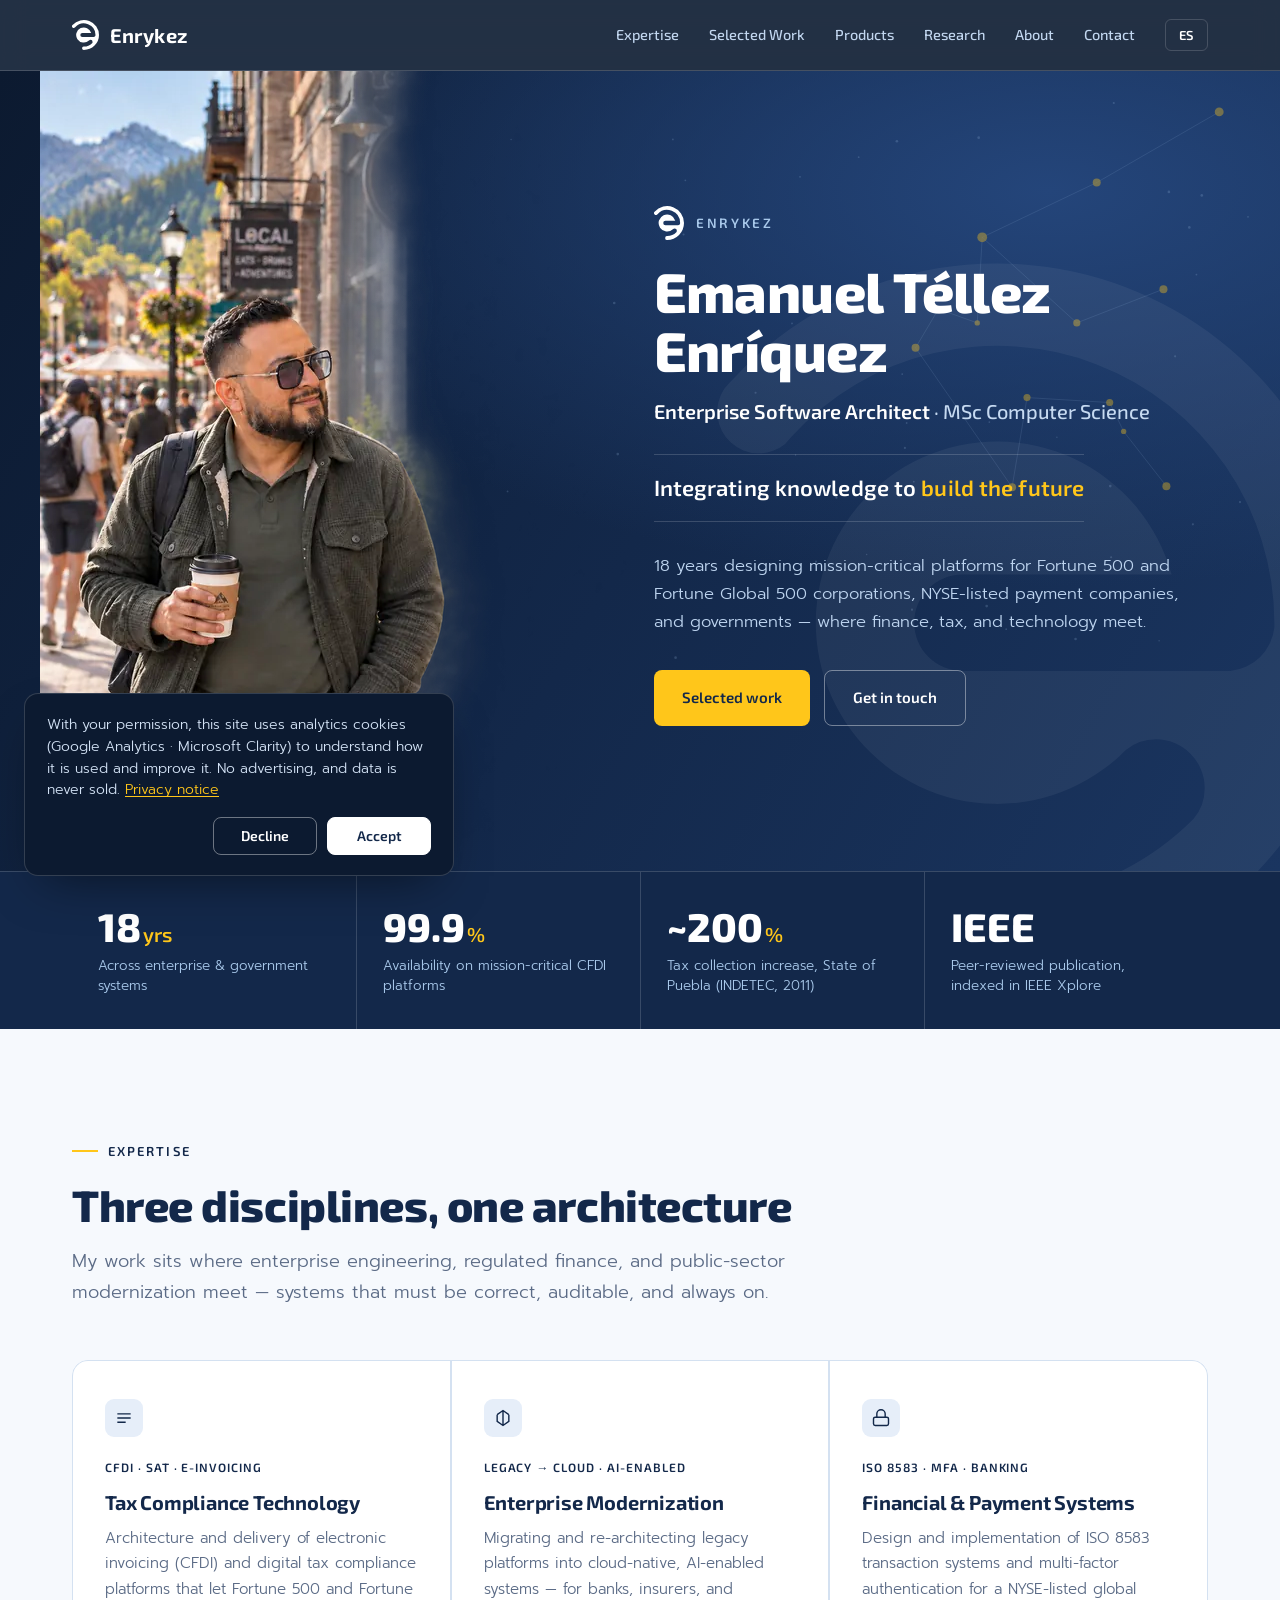
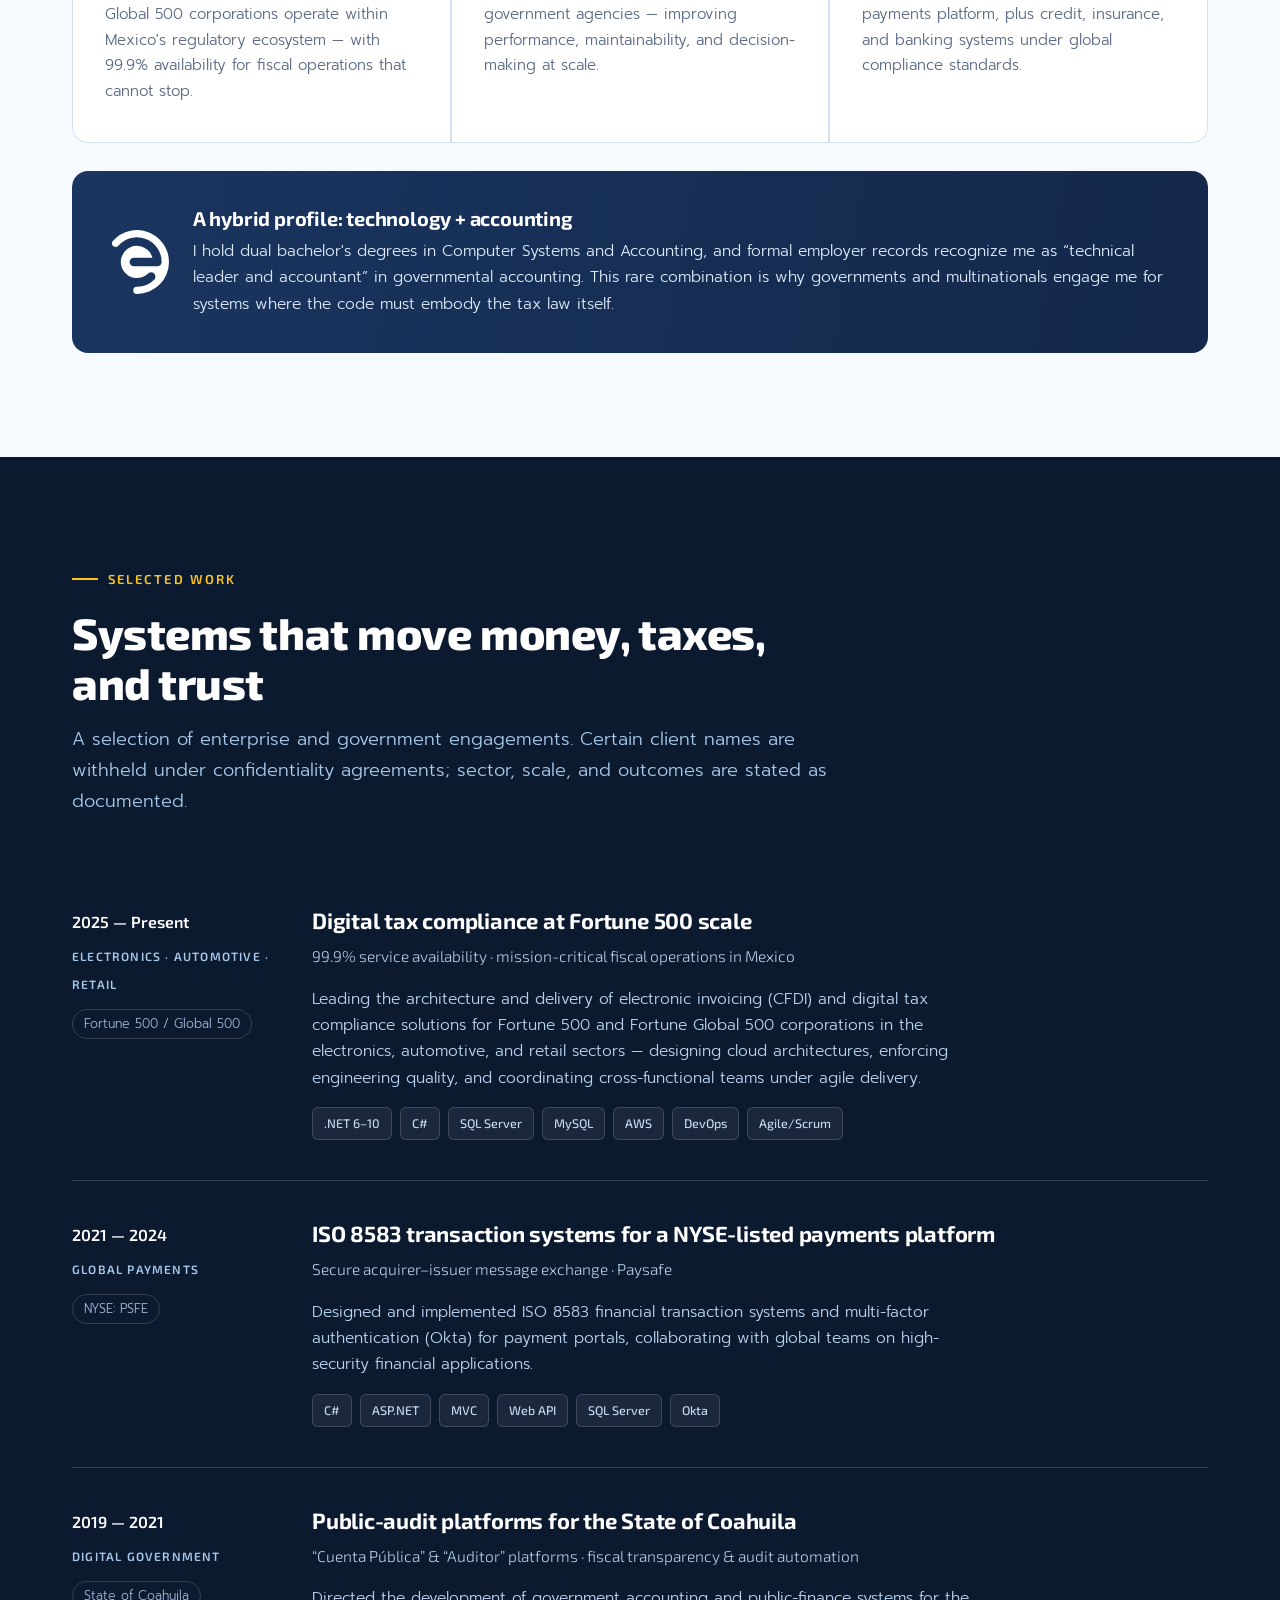
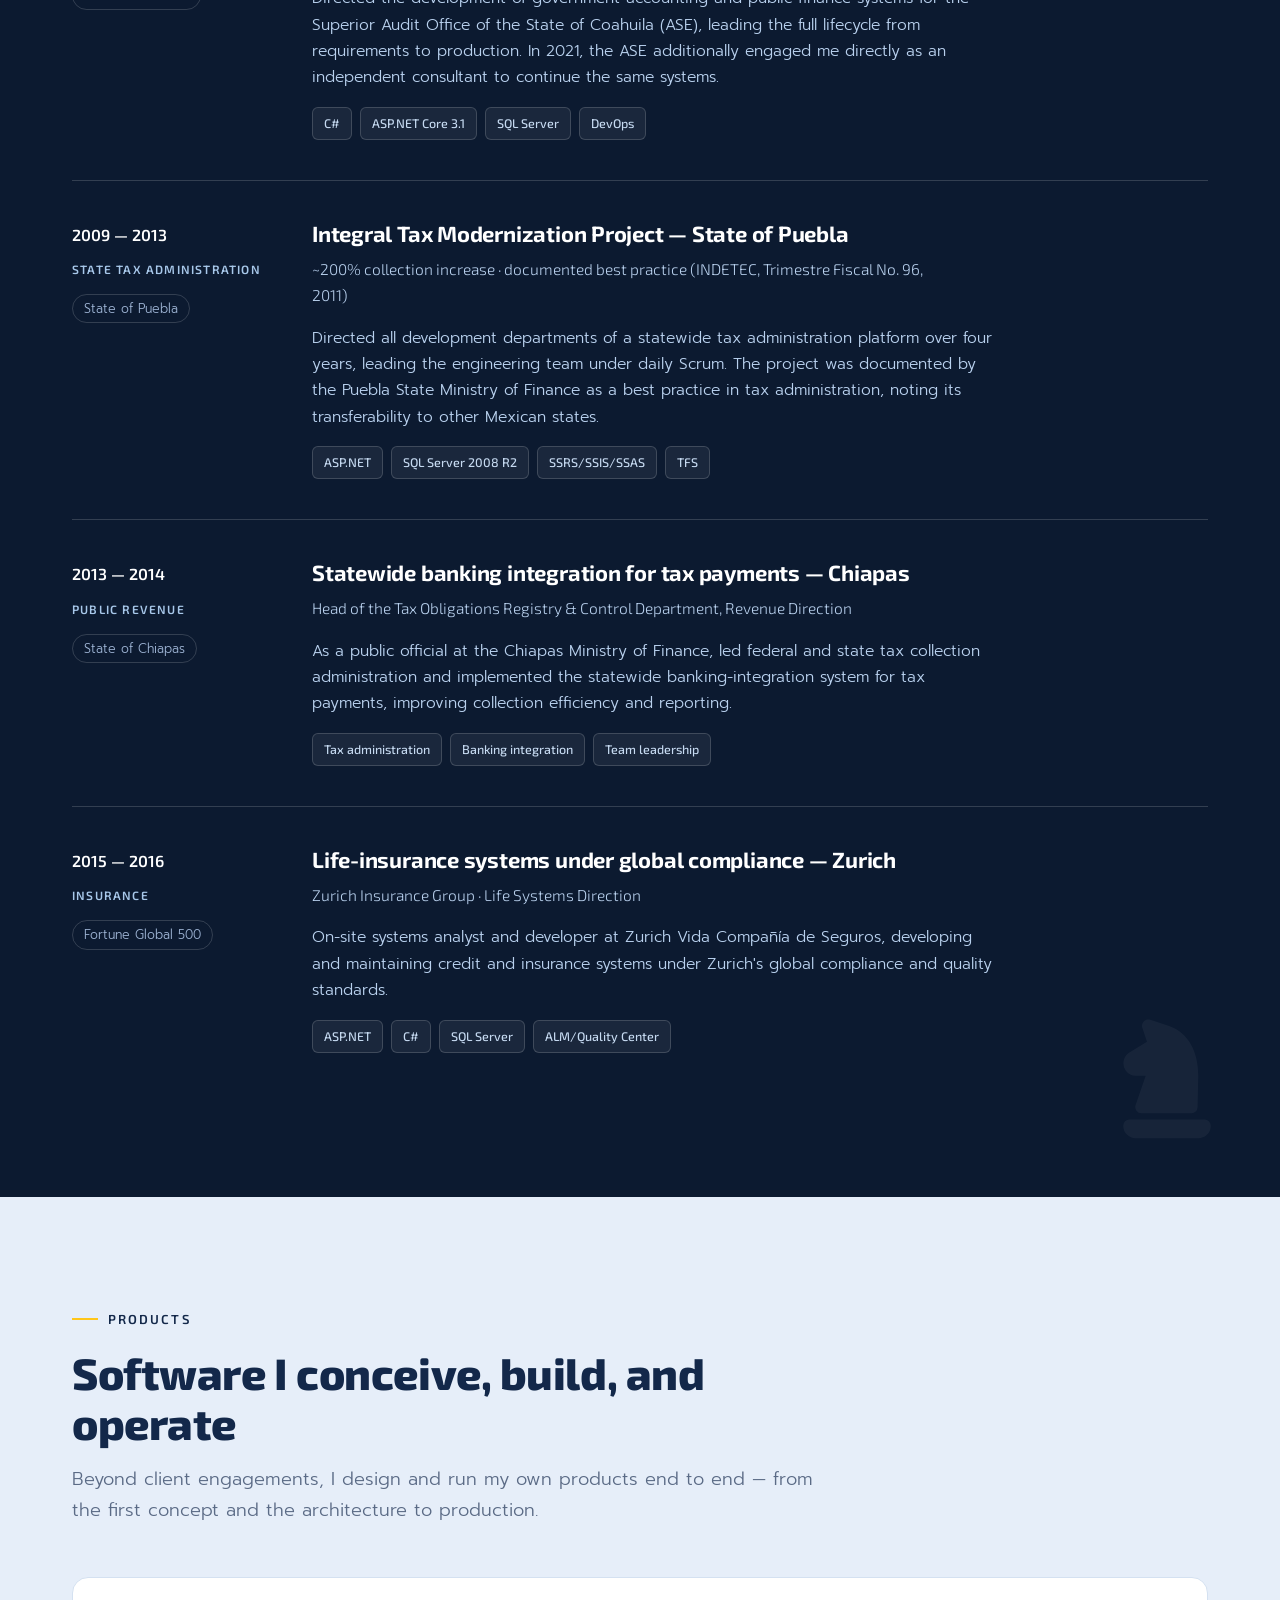
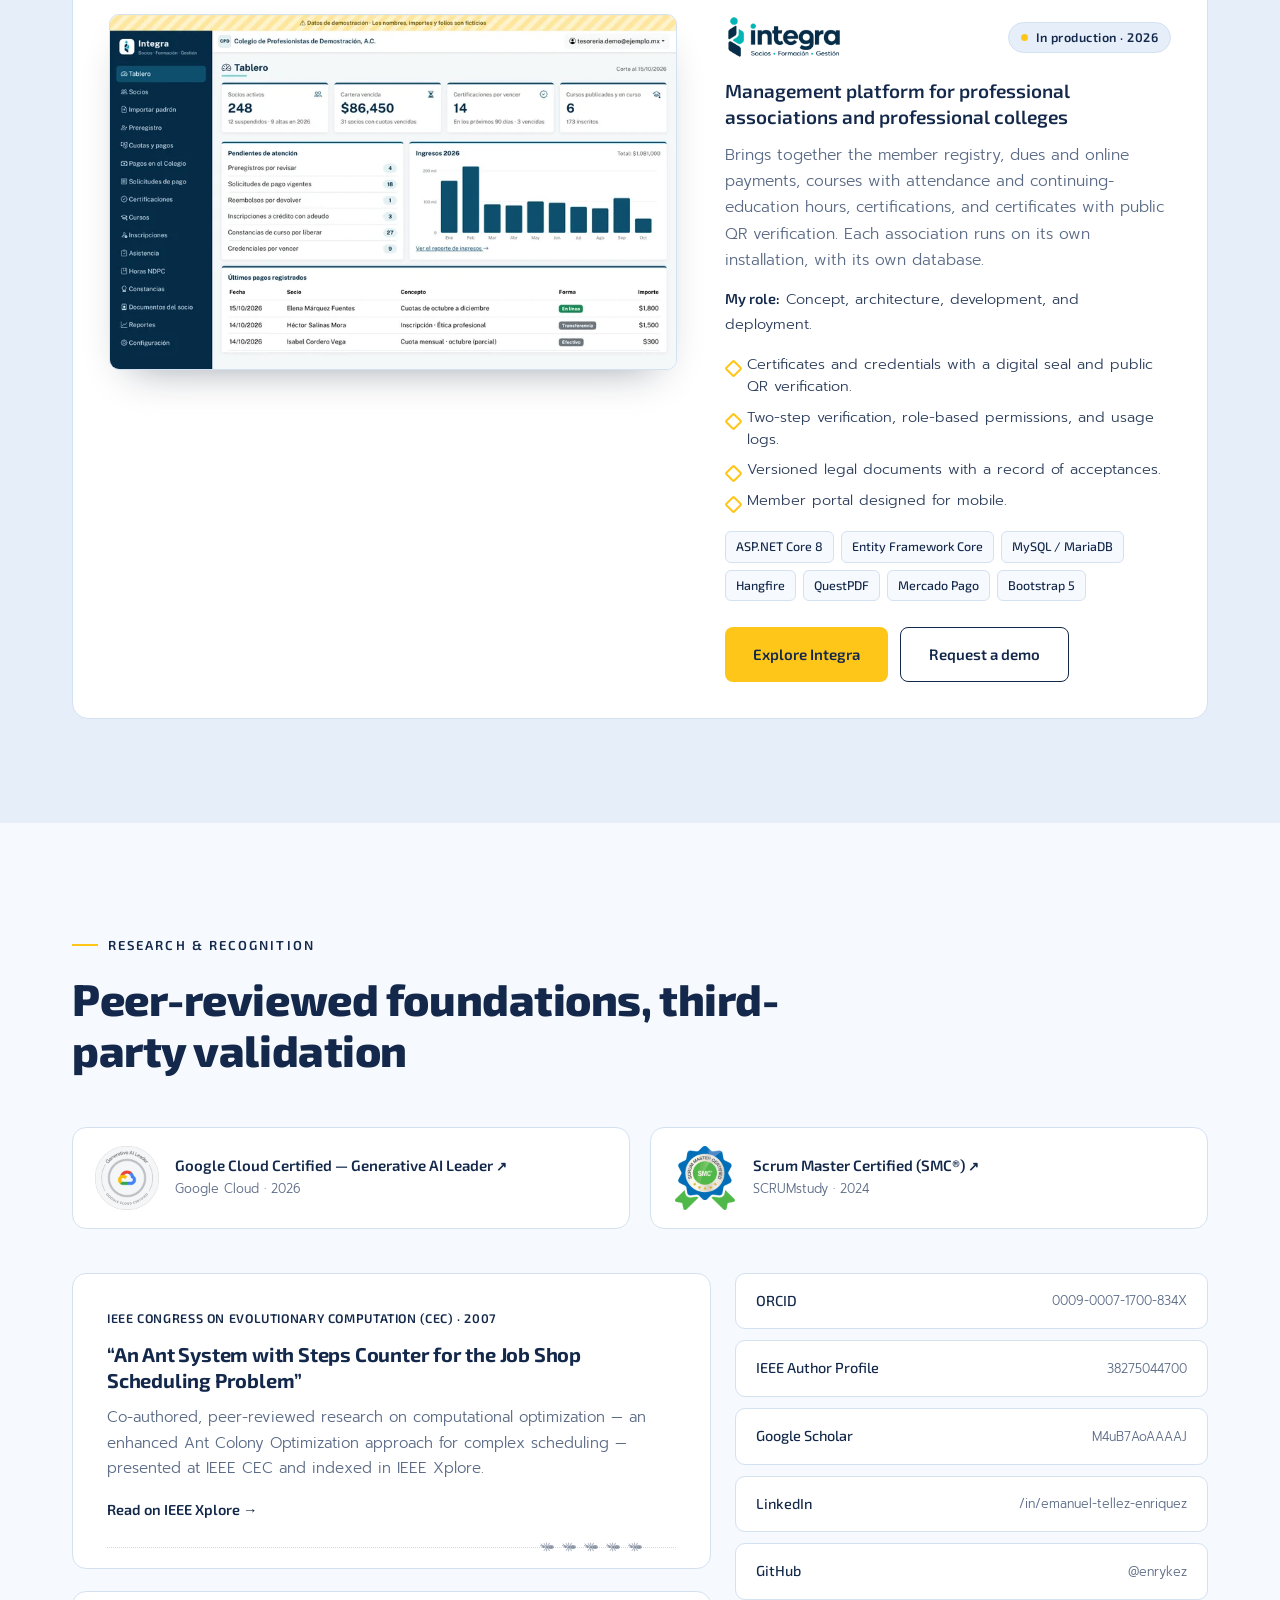
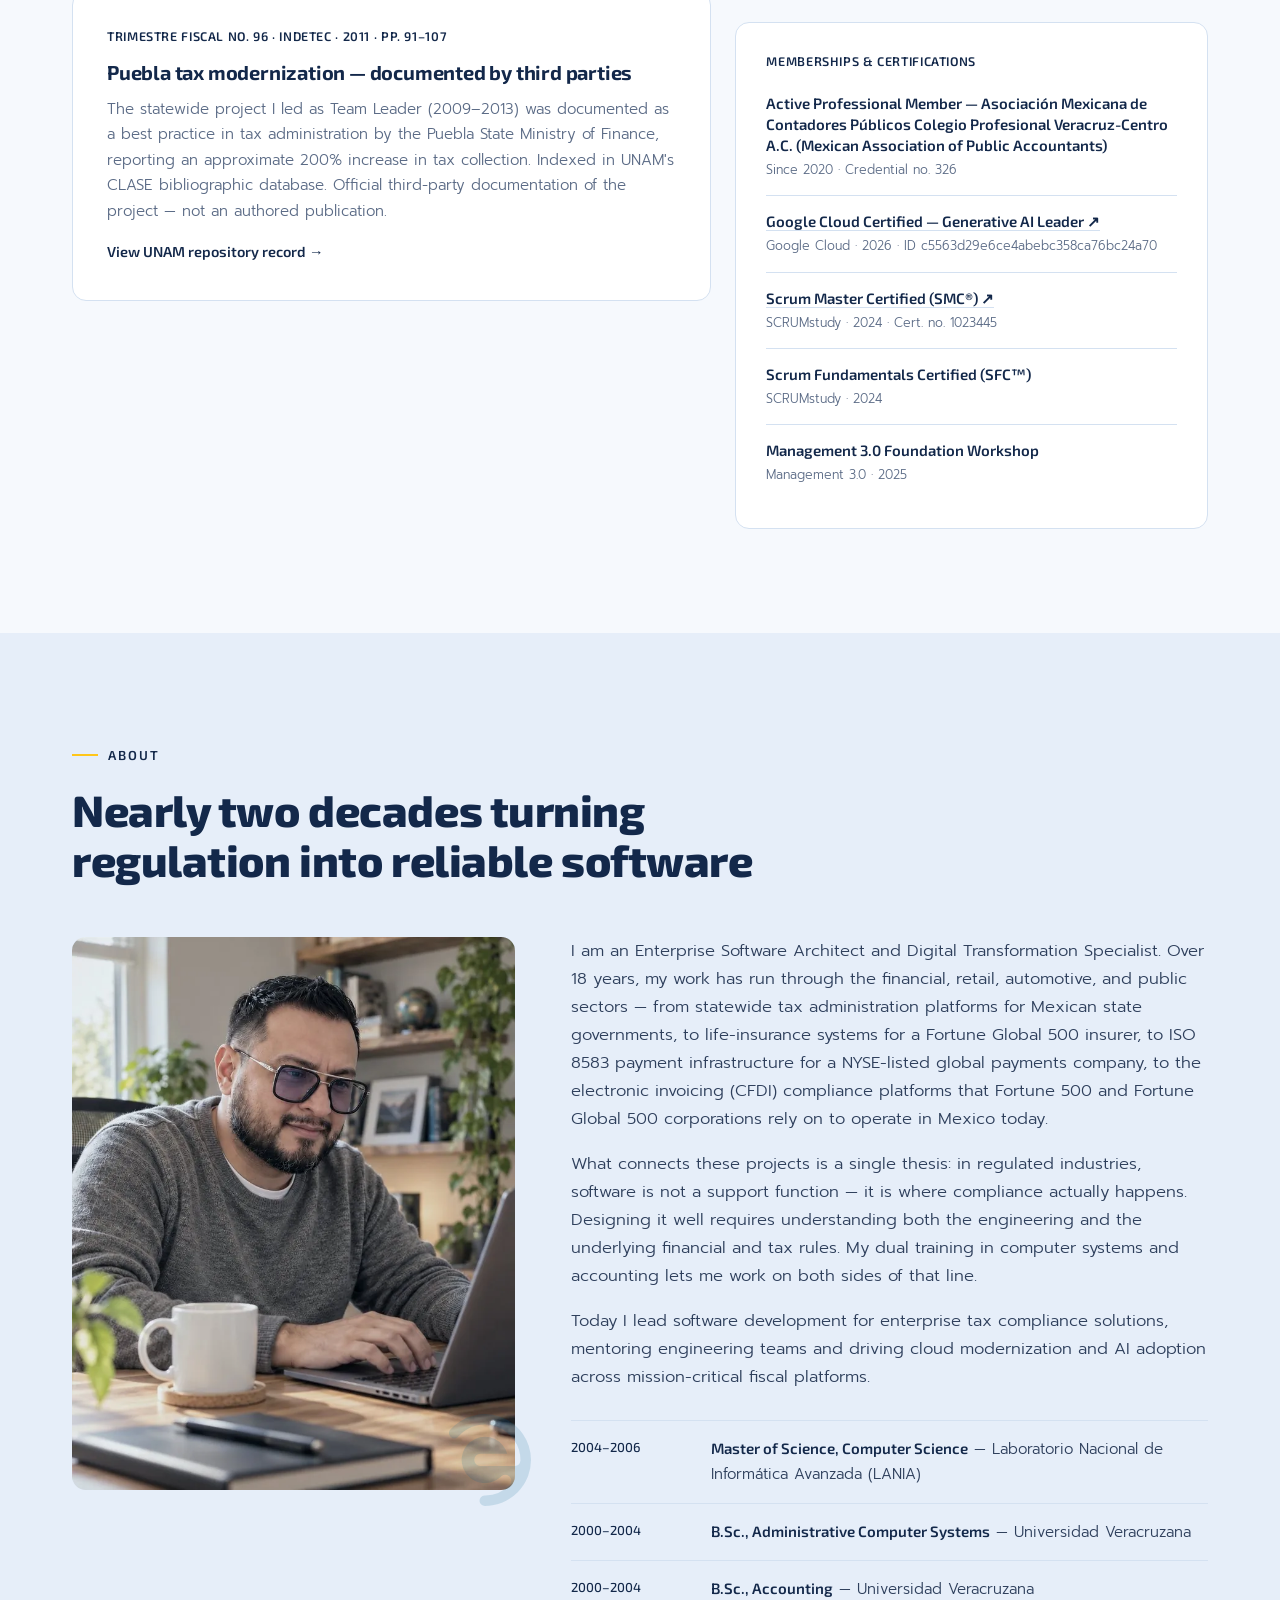
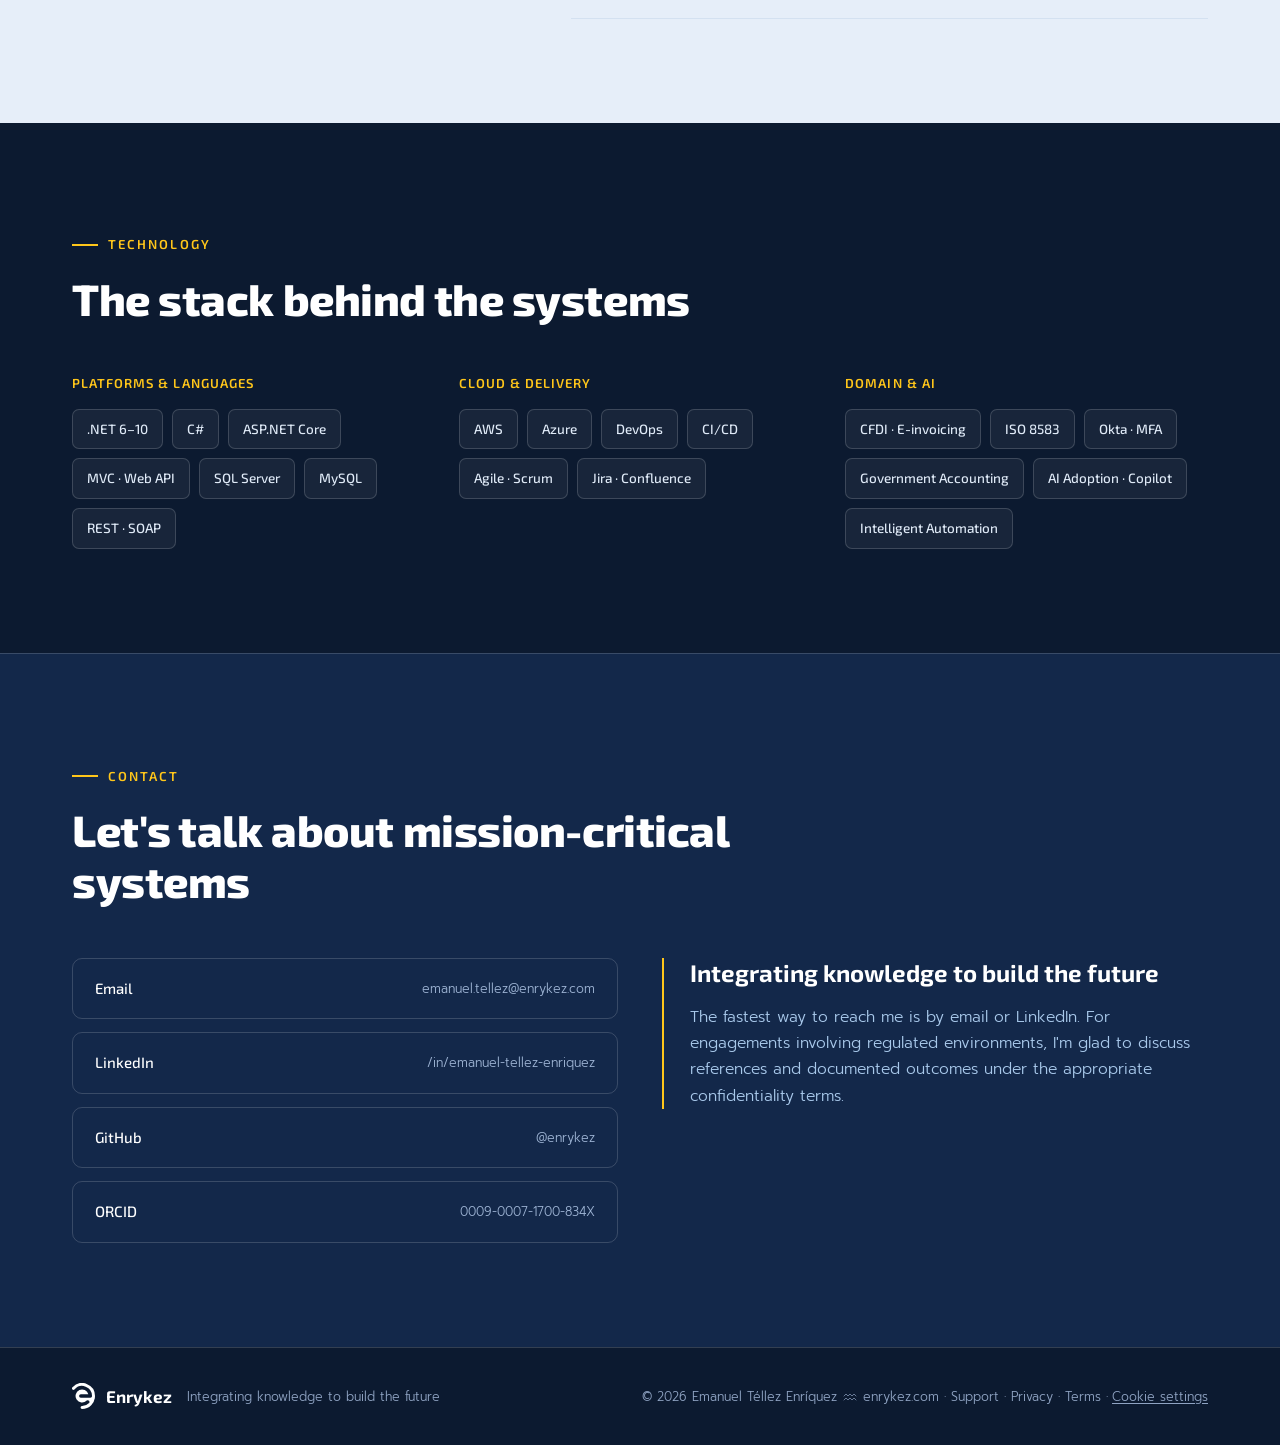
<file: index.html>
<!DOCTYPE html>
<html lang="en">
<head>
<meta charset="UTF-8">
<meta name="viewport" content="width=device-width, initial-scale=1.0">
<title>Emanuel Téllez Enríquez — Enterprise Software Architect | Enrykez</title>
<meta name="description" content="Enterprise Software Architect with 18 years delivering mission-critical systems for Fortune 500 and Fortune Global 500 corporations, NYSE-listed payment platforms, and government institutions. Specialist in Mexico's electronic invoicing (CFDI) ecosystem, tax compliance automation, and enterprise modernization.">
<meta name="author" content="Emanuel Téllez Enríquez">
<link rel="canonical" href="https://enrykez.com/">
<meta property="og:type" content="profile">
<meta property="og:title" content="Emanuel Téllez Enríquez — Enterprise Software Architect | Enrykez">
<meta property="og:description" content="Integrating knowledge to build the future. 18 years of mission-critical systems for Fortune 500 & Global 500 corporations, payment platforms, and governments.">
<meta property="og:url" content="https://enrykez.com/">
<meta property="og:image" content="https://enrykez.com/assets/og-enrykez-v2.jpg">
<meta property="og:image:width" content="1200">
<meta property="og:image:height" content="630">
<meta property="og:image:alt" content="Emanuel Téllez Enríquez — Enterprise Software Architect · Enrykez">
<meta property="og:locale" content="en_US">
<meta property="og:locale:alternate" content="es_MX">
<meta name="twitter:card" content="summary_large_image">
<meta name="theme-color" content="#0C1A30">
<link rel="icon" href="/favicon.ico" sizes="48x48">
<link rel="icon" href="/favicon.svg" type="image/svg+xml">
<link rel="icon" href="/favicon-32x32.png" type="image/png" sizes="32x32">
<link rel="icon" href="/favicon-16x16.png" type="image/png" sizes="16x16">
<link rel="apple-touch-icon" href="/apple-touch-icon.png">
<link rel="manifest" href="/site.webmanifest">
<link rel="preload" as="image" href="assets/emanuel-hero-600.webp" imagesrcset="assets/emanuel-hero-600.webp 600w, assets/emanuel-hero-1086.webp 1086w" imagesizes="(max-width:1000px) 420px, 600px" type="image/webp">
<link rel="preconnect" href="https://fonts.googleapis.com">
<link rel="preconnect" href="https://fonts.gstatic.com" crossorigin>
<link href="https://fonts.googleapis.com/css2?family=Exo+2:wght@400;500;600;700;800&family=Prompt:wght@300;400;500;600&display=swap" rel="stylesheet">
<script type="application/ld+json">
{
  "@context": "https://schema.org",
  "@type": "Person",
  "name": "Emanuel Téllez Enríquez",
  "url": "https://enrykez.com",
  "jobTitle": "Enterprise Software Architect",
  "email": "mailto:emanuel.tellez@enrykez.com",
  "description": "Enterprise Software Architect and Digital Transformation Specialist. 18 years of experience in mission-critical systems for Fortune 500 and Fortune Global 500 corporations, payment platforms, and government institutions.",
  "alumniOf": [
    {"@type": "CollegeOrUniversity", "name": "Laboratorio Nacional de Informática Avanzada (LANIA)"},
    {"@type": "CollegeOrUniversity", "name": "Universidad Veracruzana"}
  ],
  "knowsAbout": ["Software Architecture", "Tax Compliance Technology", "Electronic Invoicing (CFDI)", "Enterprise Modernization", "Payment Systems (ISO 8583)", "Digital Government"],
  "sameAs": [
    "https://www.linkedin.com/in/emanuel-tellez-enriquez",
    "https://github.com/enrykez",
    "https://orcid.org/0009-0007-1700-834X",
    "https://scholar.google.com/citations?user=M4uB7AoAAAAJ",
    "https://ieeexplore.ieee.org/author/38275044700"
  ]
}
</script>
<script type="application/ld+json">
{
  "@context": "https://schema.org",
  "@type": "SoftwareApplication",
  "name": "Integra",
  "url": "https://in-tegra.com.mx",
  "applicationCategory": "BusinessApplication",
  "operatingSystem": "Web",
  "description": "Management platform for professional associations and professional colleges: member registry, dues and online payments, courses and continuing-education hours, certifications, and certificates verifiable by QR.",
  "author": {"@type": "Person", "name": "Emanuel Téllez Enríquez", "url": "https://enrykez.com"}
}
</script>
<style>
:root{
  /* Palette: azul marino #13284A · celeste #A8C8EA · amarillo sol #FFC61A (see docs/DESIGN.md) */
  --sol:#FFC61A;
  --sol-hover:#FFD65C;
  --celeste:#A8C8EA;
  --brand:#13284A;
  --brand-deep:#13284A;
  --brand-abyss:#0C1A30;
  --brand-glow:#FFC61A;
  --paper:#F6F9FD;
  --paper-2:#E6EEF9;
  --ink:#13284A;
  --text:#2E3F5C;
  --muted:#5B6B86;
  --white:#FFFFFF;
  --line:#D4E1F1;
  --line-dark:rgba(255,255,255,.16);
  --display:'Exo 2',sans-serif;
  --body:'Prompt',sans-serif;
}
*{margin:0;padding:0;box-sizing:border-box}
html{scroll-behavior:smooth}
body{font-family:var(--body);font-weight:300;color:var(--text);background:var(--paper);line-height:1.7;font-size:16.5px;-webkit-font-smoothing:antialiased}
img{max-width:100%;display:block}
a{color:var(--brand);text-decoration:none}
a:hover{text-decoration:underline}
/* Focus: yellow ring + navy halo, visible on both light and dark backgrounds */
a:focus-visible,button:focus-visible{outline:2px solid var(--sol);outline-offset:3px;box-shadow:0 0 0 2px var(--brand-deep);border-radius:3px}
h1,h2,h3,h4{font-family:var(--display);color:var(--ink);line-height:1.14;font-weight:700;letter-spacing:-.01em}

/* Language toggle */
span.es,span.en{display:none}
span.en{display:inline}
body.lang-es span.es{display:inline}
body.lang-es span.en{display:none}

.wrap{max-width:1200px;margin:0 auto;padding:0 32px}
.section{padding:104px 0}
.section-head{max-width:760px;margin-bottom:52px}
.kicker{font-family:var(--display);font-weight:600;font-size:13px;letter-spacing:.16em;text-transform:uppercase;color:var(--brand);display:inline-flex;align-items:center;gap:10px;margin-bottom:18px}
.kicker::before{content:"";width:26px;height:2px;background:var(--sol);display:inline-block}
h2{font-size:clamp(30px,4vw,44px);font-weight:800;margin-bottom:16px}
.lede{font-size:18px;color:var(--muted);font-weight:300;max-width:70ch}
.dark{background:var(--brand-abyss);color:#D3E2F5}
.dark h2,.dark h3,.dark h4{color:#fff}
.dark .lede{color:#A8C8EA}
.dark .kicker{color:var(--brand-glow)}
.dark .kicker::before{background:var(--sol)}

/* NAV */
nav{position:sticky;top:0;z-index:60;background:rgba(12,26,48,.9);backdrop-filter:blur(12px);border-bottom:1px solid var(--line-dark)}
.nav-inner{display:flex;align-items:center;justify-content:space-between;height:70px}
.brand-lock{display:flex;align-items:center;gap:11px;text-decoration:none}
.brand-lock img{height:30px;width:auto}
.brand-lock .wordmark{font-family:var(--display);font-weight:700;font-size:20px;color:#fff;letter-spacing:.01em}
.nav-links{display:flex;gap:30px;align-items:center}
.nav-links a{color:#C2D7F0;font-family:var(--display);font-size:14.5px;font-weight:500;text-decoration:none}
.nav-links a:hover{color:#fff}
.lang-btn{font-family:var(--display);font-weight:600;font-size:13px;color:#fff;background:transparent;border:1px solid var(--line-dark);border-radius:6px;padding:7px 13px;cursor:pointer;letter-spacing:.04em}
.lang-btn:hover{border-color:var(--brand-glow);color:var(--brand-glow)}
.menu-btn{display:none;background:none;border:none;color:#fff;font-size:26px;cursor:pointer;line-height:1}

/* HERO */
.hero{position:relative;background:
   radial-gradient(120% 90% at 82% 15%, #24457A 0%, transparent 55%),
   linear-gradient(120deg, var(--brand-abyss) 0%, var(--brand-deep) 52%, #1A3560 100%);
   color:#EEF4FB;overflow:hidden}
.hero-net{position:absolute;inset:0;opacity:.5;pointer-events:none}
.aq-stars circle{animation:twinkle 7s ease-in-out infinite}
.aq-stars circle:nth-child(3n){animation-delay:-2.3s}
.aq-stars circle:nth-child(3n+1){animation-delay:-4.6s}
@keyframes twinkle{0%,100%{opacity:1}50%{opacity:.45}}

/* Personal touches — kept quiet on purpose */
.easter{color:var(--brand-glow);pointer-events:none}
.work-knight{position:absolute;right:3%;bottom:40px;width:150px;height:150px;opacity:.045;color:#fff}
.ant-trail{position:absolute;left:34px;right:34px;bottom:14px;height:14px;pointer-events:none;overflow:hidden}
.ant-trail::before{content:"";position:absolute;left:0;right:0;top:7px;border-top:1px dotted rgba(19,40,74,.18)}
.ant-trail .ants{position:absolute;right:6%;top:0;display:flex;gap:8px;color:var(--brand);opacity:.45;transition:transform 2.6s linear}
.ant-trail svg{width:14px;height:14px;transform:scaleX(-1)}
.paper:hover .ant-trail .ants{transform:translateX(-60%)}
.aq-glyph{display:inline-block;width:14px;height:10px;margin:0 6px;vertical-align:middle;color:#8FA3C2;opacity:.7}
.hero-symbol-wm{position:absolute;right:-6%;bottom:-14%;width:52%;max-width:640px;height:auto;opacity:.05;pointer-events:none}
.hero-grid{position:relative;display:grid;grid-template-columns:1.02fr 1fr;align-items:end;min-height:640px;z-index:2}
.hero-photo{align-self:end;margin-left:-32px}
.hero-photo img{width:100%;max-width:600px;height:auto;display:block}
.hero-copy{align-self:center;padding:80px 0 90px 8px}
.hero-eyebrow{display:flex;align-items:center;gap:12px;margin-bottom:22px}
.hero-eyebrow img{height:34px;width:auto}
.hero-eyebrow span{font-family:var(--display);font-weight:600;font-size:13.5px;letter-spacing:.2em;text-transform:uppercase;color:var(--celeste)}
.hero h1{color:#fff;font-size:clamp(34px,4.6vw,56px);font-weight:800;line-height:1.05;margin-bottom:14px}
.hero .role{font-family:var(--display);font-weight:500;font-size:clamp(16px,2vw,20px);color:#C6DAF1;margin-bottom:26px}
.hero .role b{color:#fff;font-weight:600}
.slogan{display:inline-block;font-family:var(--display);font-weight:600;font-size:clamp(17px,2.1vw,22px);color:#fff;padding:14px 0 15px;border-top:1px solid var(--line-dark);border-bottom:1px solid var(--line-dark);margin-bottom:30px;letter-spacing:.005em}
.slogan .accent{color:var(--brand-glow)}
.hero p.pitch{font-size:16.5px;color:#BDD4EF;font-weight:300;max-width:52ch;margin-bottom:34px}
.hero-ctas{display:flex;gap:14px;flex-wrap:wrap}
.btn{display:inline-flex;align-items:center;font-family:var(--display);font-weight:600;font-size:15px;padding:14px 28px;border-radius:8px;text-decoration:none;transition:background .2s,border-color .2s,color .2s}
.btn:hover{text-decoration:none}
.btn-primary{background:var(--sol);color:var(--brand-deep)}
.btn-primary:hover{background:var(--sol-hover);color:var(--brand-deep)}
.btn-ghost{border:1px solid rgba(255,255,255,.4);color:#fff}
.btn-ghost:hover{border-color:#fff;background:rgba(255,255,255,.08)}

/* METRICS band */
.metrics{background:var(--brand-deep);border-top:1px solid var(--line-dark)}
.metrics-inner{display:grid;grid-template-columns:repeat(4,1fr)}
.metric-cell{padding:34px 26px;border-left:1px solid var(--line-dark);position:relative}
.metric-cell:first-child{border-left:none}
.metric-cell .num{font-family:var(--display);font-weight:800;font-size:clamp(30px,3.4vw,40px);color:#fff;line-height:1}
.metric-cell .num .unit{font-size:.5em;font-weight:600;color:var(--sol);margin-left:2px}
.metric-cell .lbl{font-family:var(--body);font-weight:300;font-size:13.5px;color:#A8C8EA;margin-top:10px;line-height:1.45}

/* EXPERTISE */
.exp-grid{display:grid;grid-template-columns:repeat(3,1fr);gap:2px;background:var(--line);border:1px solid var(--line);border-radius:16px;overflow:hidden}
.exp-cell{background:var(--white);padding:38px 32px}
.exp-cell .exp-ico{width:38px;height:38px;border-radius:9px;background:var(--paper-2);display:flex;align-items:center;justify-content:center;margin-bottom:20px}
.exp-cell .exp-ico svg{width:20px;height:20px;stroke:var(--brand);fill:none;stroke-width:1.7}
.exp-cell h3{font-size:20px;font-weight:700;margin-bottom:12px}
.exp-cell .dom{font-family:var(--display);font-size:12px;font-weight:600;letter-spacing:.08em;text-transform:uppercase;color:var(--brand);margin-bottom:14px}
.exp-cell p{font-size:15px;color:var(--muted);font-weight:300}
.hybrid{margin-top:28px;background:linear-gradient(100deg,#1A3560 0%,var(--brand-deep) 100%);border-radius:16px;padding:36px 40px;display:flex;gap:24px;align-items:center;color:#EEF4FB}
.hybrid .hb-symbol{height:64px;width:auto;flex:none}
.hybrid h3{color:#fff;font-size:20px;margin-bottom:8px}
.hybrid p{font-size:15.5px;color:#DCE8F6;font-weight:300}

/* WORK — editorial timeline */
.work-list{display:flex;flex-direction:column;gap:0}
.work-item{display:grid;grid-template-columns:200px 1fr;gap:40px;padding:40px 0;border-top:1px solid var(--line-dark)}
.work-item:first-child{border-top:none}
.work-when{font-family:var(--display);font-weight:600}
.work-when .yr{color:#fff;font-size:16px;display:block;margin-bottom:6px}
.work-when .sec{font-size:12px;font-weight:600;letter-spacing:.1em;text-transform:uppercase;color:var(--celeste)}
.work-when .flag{display:inline-block;margin-top:12px;font-family:var(--body);font-weight:300;font-size:12.5px;color:#9DB3D3;border:1px solid var(--line-dark);border-radius:20px;padding:3px 11px}
.work-body h3{color:#fff;font-size:22px;font-weight:700;margin-bottom:10px}
.work-impact{font-family:var(--display);font-weight:600;font-size:15px;color:var(--brand-glow);margin-bottom:12px}
.work-body p{font-size:15.5px;color:#B9D1EE;font-weight:300;margin-bottom:16px;max-width:68ch}
.work-tech{display:flex;flex-wrap:wrap;gap:8px}
.work-tech>span{font-family:var(--display);font-size:12.5px;font-weight:500;color:#C6DAF1;background:rgba(255,255,255,.06);border:1px solid var(--line-dark);border-radius:6px;padding:5px 11px}
.work-tech>span .en,.work-tech>span .es{background:none;border:none;padding:0}
.work-note{max-width:760px;margin:28px auto 0;text-align:center;font-size:13.5px;color:#8FA3C2;font-weight:300}

/* PRODUCTS — own products; each .product is a feature row, image side alternates */
.products{background:var(--paper-2)}
.product-list{display:flex;flex-direction:column;gap:32px}
.product{display:grid;grid-template-columns:1.12fr .88fr;gap:48px;align-items:start;background:var(--white);border:1px solid var(--line);border-radius:16px;padding:36px}
.product:nth-child(even) .product-shot{order:2}
.product-shot{margin:0}
.product-shot img{width:100%;height:auto;border-radius:10px;border:1px solid var(--line);box-shadow:0 18px 40px -22px rgba(12,26,48,.45)}
.product-top{display:flex;align-items:center;justify-content:space-between;gap:16px;margin-bottom:18px;flex-wrap:wrap}
.product-name{margin:0;line-height:0}
.product-name img{height:46px;width:auto}
.product-status{display:inline-flex;align-items:center;gap:8px;font-family:var(--display);font-size:12.5px;font-weight:600;letter-spacing:.04em;color:var(--brand-deep);background:var(--paper-2);border:1px solid var(--line);border-radius:20px;padding:4px 12px}
.product-status::before{content:"";width:7px;height:7px;border-radius:50%;background:var(--sol)}
.product-body .product-sub{font-family:var(--display);color:var(--ink);font-size:19px;font-weight:600;margin-bottom:12px;line-height:1.35}
.product-body>p{font-size:15.5px;color:var(--muted);font-weight:300;margin-bottom:14px}
.product-body .product-role{font-size:14.5px;color:var(--text);margin-bottom:16px}
.product-role b{font-family:var(--display);font-weight:600;color:var(--ink)}
.product-points{list-style:none;margin:0 0 20px;display:flex;flex-direction:column;gap:8px}
.product-points li{position:relative;padding-left:22px;font-size:14.5px;color:var(--text);font-weight:300;line-height:1.55}
.product-points li::before{content:"";position:absolute;left:2px;top:.62em;width:9px;height:9px;border:2px solid var(--sol);border-radius:2px;transform:rotate(45deg)}
.product-tech{display:flex;flex-wrap:wrap;gap:7px;margin-bottom:26px}
.product-tech span{font-family:var(--display);font-size:12.5px;font-weight:500;color:var(--brand-deep);background:var(--paper);border:1px solid var(--line);border-radius:6px;padding:4px 10px}
.product-ctas{display:flex;gap:12px;flex-wrap:wrap}
.btn-brand{background:var(--sol);color:var(--brand-deep)}
.btn-brand:hover{background:var(--sol-hover);color:var(--brand-deep)}
.btn-outline{border:1px solid var(--brand);color:var(--brand)}
.btn-outline:hover{background:var(--paper-2);color:var(--brand-deep)}

/* RESEARCH */
.research-grid{display:grid;grid-template-columns:1.15fr .85fr;gap:24px}
.paper{background:var(--white);border:1px solid var(--line);border-radius:14px;padding:34px}
.paper{position:relative}
.paper+.paper{margin-top:22px}
.paper.has-ants{padding-bottom:44px}
.paper .venue{font-family:var(--display);font-size:12.5px;font-weight:600;letter-spacing:.05em;color:var(--brand);text-transform:uppercase;margin-bottom:12px}
.paper h3{font-size:20px;font-weight:700;margin-bottom:12px;line-height:1.3}
.paper p{font-size:15px;color:var(--muted);font-weight:300}
.paper .go{display:inline-block;margin-top:16px;font-family:var(--display);font-weight:600;font-size:14.5px}
.profiles{display:flex;flex-direction:column;gap:11px}
.profile-link{display:flex;justify-content:space-between;align-items:center;background:var(--white);border:1px solid var(--line);border-radius:10px;padding:15px 20px;font-family:var(--display);font-size:14.5px;font-weight:500;color:var(--ink);text-decoration:none;transition:border-color .2s,transform .2s}
.profile-link:hover{border-color:var(--brand);text-decoration:none;transform:translateX(3px)}
.profile-link .id{font-family:var(--body);font-weight:300;font-size:12.5px;color:var(--muted)}

/* CERT BADGE STRIP */
.badge-strip{display:flex;flex-wrap:wrap;gap:20px;margin-bottom:44px}
.badge-tile{display:flex;align-items:center;gap:16px;background:var(--white);border:1px solid var(--line);border-radius:14px;padding:18px 22px;text-decoration:none;transition:border-color .2s,transform .2s;flex:1 1 260px;min-width:0}
.badge-tile:hover{border-color:var(--brand);transform:translateY(-2px);text-decoration:none}
.badge-tile img{width:64px;height:64px;object-fit:contain;flex:none}
.badge-tile .bt-txt{display:flex;flex-direction:column;gap:3px;min-width:0}
.badge-tile .bt-name{font-family:var(--display);font-weight:600;font-size:15px;color:var(--ink);line-height:1.3}
.badge-tile .bt-org{font-family:var(--body);font-weight:300;font-size:12.5px;color:var(--muted)}
.badge-tile.verifiable .bt-name::after{content:" ↗";color:var(--brand);font-size:.85em}
@media(max-width:1000px){.badge-tile{flex:1 1 100%}.badge-tile img{width:56px;height:56px}}

/* CREDENTIALS */
.cred-card{background:var(--white);border:1px solid var(--line);border-radius:14px;padding:28px 30px;margin-top:22px}
.cred-card .venue{font-family:var(--display);font-size:12.5px;font-weight:600;letter-spacing:.05em;color:var(--brand);text-transform:uppercase;margin-bottom:6px}
.cred-list{list-style:none}
.cred-list li{display:flex;align-items:center;gap:15px;padding:15px 0;border-bottom:1px solid var(--line)}
.cred-list li:last-child{border-bottom:none}
.cred-list li>div{display:flex;flex-direction:column;gap:3px;min-width:0}
.cred-name{font-family:var(--display);font-weight:600;color:var(--ink);font-size:15px;line-height:1.4}
.cred-name a{color:var(--ink);text-decoration:none;border-bottom:1px solid var(--line)}
.cred-name a:hover{color:var(--brand);border-bottom-color:var(--brand)}
.cred-meta{font-family:var(--body);font-weight:300;font-size:12.5px;color:var(--muted);word-break:break-word}

/* ABOUT */
.about-grid{display:grid;grid-template-columns:.82fr 1.18fr;gap:56px;align-items:start}
.about-photo{position:relative}
.about-photo img{border-radius:14px;width:100%;height:auto;aspect-ratio:4/5;object-fit:cover;object-position:center top}
.about-photo .wm{position:absolute;right:-16px;bottom:-16px;width:82px;height:auto;aspect-ratio:auto;object-fit:contain;border-radius:0;opacity:.14}
.about-copy p{margin-bottom:17px;font-size:16.5px;font-weight:300}
.edu{margin-top:28px;border-top:1px solid var(--line)}
.edu-row{display:grid;grid-template-columns:120px 1fr;gap:20px;padding:15px 0;border-bottom:1px solid var(--line);font-size:15px;font-weight:300}
.edu-row .yr{font-family:var(--display);font-size:13px;font-weight:500;color:var(--brand)}
.edu-row b{font-family:var(--display);color:var(--ink);font-weight:600}

/* TECH */
.tech-groups{display:grid;grid-template-columns:repeat(3,1fr);gap:24px}
.tech-group h3{font-family:var(--display);font-size:13px;font-weight:600;letter-spacing:.08em;text-transform:uppercase;color:var(--brand-glow);margin-bottom:18px}
.chips{display:flex;flex-wrap:wrap;gap:9px}
.chip{font-family:var(--display);font-size:13.5px;font-weight:500;color:#E0EBF8;background:rgba(255,255,255,.05);border:1px solid var(--line-dark);border-radius:7px;padding:8px 14px}

/* CONTACT */
.contact-grid{display:grid;grid-template-columns:1fr 1fr;gap:44px;align-items:start}
.contact-list{display:flex;flex-direction:column;gap:13px}
.contact-item{display:flex;justify-content:space-between;align-items:center;border:1px solid var(--line-dark);border-radius:10px;padding:17px 22px;color:#fff;text-decoration:none;font-family:var(--display);font-weight:500;font-size:15px;transition:border-color .2s,background .2s}
.contact-item:hover{border-color:var(--brand-glow);background:rgba(255,255,255,.05);text-decoration:none}
.contact-item .id{font-family:var(--body);font-weight:300;font-size:12.5px;color:#9DB3D3}
.contact-side{border-left:2px solid var(--brand-glow);padding-left:26px}
.contact-side .slogan-lg{font-family:var(--display);font-weight:700;font-size:24px;color:#fff;line-height:1.25;margin-bottom:16px}
.contact-side p{font-size:15.5px;color:#A8C8EA;font-weight:300}

/* FOOTER */
footer{background:var(--brand-abyss);border-top:1px solid var(--line-dark);padding:34px 0}
.footer-inner{display:flex;justify-content:space-between;align-items:center;gap:18px;flex-wrap:wrap}
.footer-brand{display:flex;align-items:center;gap:11px}
.footer-brand img{height:26px;width:auto}
.footer-brand .wm{font-family:var(--display);font-weight:700;color:#fff;font-size:17px}
.footer-brand .sl{font-family:var(--body);font-weight:300;font-size:12.5px;color:#8FA3C2;margin-left:4px}
.footer-meta{font-family:var(--body);font-weight:300;font-size:12.5px;color:#8FA3C2}

/* Reveal */
.reveal{opacity:0;transform:translateY(16px);transition:opacity .7s ease,transform .7s ease}
.reveal.on{opacity:1;transform:none}
@media (prefers-reduced-motion:reduce){
  html{scroll-behavior:auto}
  .reveal{opacity:1;transform:none;transition:none}
  .aq-stars circle{animation:none}
  .paper:hover .ant-trail .ants{transform:none}
  .profile-link:hover{transform:none}
}

/* RESPONSIVE */
@media(max-width:1000px){
  .hero-grid{grid-template-columns:1fr;align-items:stretch;min-height:0}
  .hero-photo{order:1;margin:0 auto;max-width:420px}
  .hero-photo img{margin:0 auto}
  .hero-copy{order:2;padding:20px 0 64px;text-align:left}
  .hero-symbol-wm{display:none}
  .metrics-inner{grid-template-columns:1fr 1fr}
  .metric-cell:nth-child(3){border-left:none}
  .metric-cell:nth-child(3),.metric-cell:nth-child(4){border-top:1px solid var(--line-dark)}
  .exp-grid,.tech-groups{grid-template-columns:1fr}
  .research-grid,.about-grid,.contact-grid{grid-template-columns:1fr}
  .product{grid-template-columns:1fr;gap:26px;padding:26px}
  .product:nth-child(even) .product-shot{order:0}
  .about-photo{max-width:380px}
  .work-item{grid-template-columns:1fr;gap:14px}
  .hybrid{flex-direction:column;text-align:center}
  .nav-links{display:none;position:absolute;top:70px;left:0;right:0;background:var(--brand-abyss);flex-direction:column;align-items:flex-start;padding:22px 32px;gap:20px;border-bottom:1px solid var(--line-dark)}
  .nav-links.open{display:flex}
  .menu-btn{display:block}
}
@media(max-width:520px){
  .wrap{padding:0 22px}
  .section{padding:76px 0}
  .metrics-inner{grid-template-columns:1fr}
  .metric-cell{border-left:none;border-top:1px solid var(--line-dark)}
  .metric-cell:first-child{border-top:none}
  .product{padding:18px;border-radius:14px}
  .product-name img{height:40px}
  .product-ctas .btn{flex:1 1 100%;justify-content:center}
}
</style>
<script src="assets/js/analytics-config.js" defer></script>
<script src="assets/js/analytics.js" defer></script>
</head>
<body>
<svg width="0" height="0" style="position:absolute" aria-hidden="true" focusable="false"><symbol id="ant" viewBox="0 0 12 12"><g fill="currentColor"><ellipse cx="2.6" cy="6" rx="2.4" ry="1.7"/><ellipse cx="6" cy="6" rx="1.3" ry="1.1"/><circle cx="8.9" cy="5.7" r="1.25"/></g><g stroke="currentColor" stroke-width=".7" fill="none" stroke-linecap="round"><path d="M5.2 5.4 4 2.8M6 5.2 6.4 2.6M6.8 5.4 8.4 3M5.2 6.6 4 9.2M6 6.8 6.4 9.4M6.8 6.6 8.4 9M9.6 5 11 3.4M9.8 5.4 11.6 4.8"/></g></symbol><symbol id="aquarius" viewBox="0 0 28 20"><path d="M2 8l4-4 4 4 4-4 4 4 4-4 4 4M2 16l4-4 4 4 4-4 4 4 4-4 4 4" fill="none" stroke="currentColor" stroke-width="2" stroke-linejoin="round" stroke-linecap="round"/></symbol></svg>
<script>try{if(localStorage.getItem('enrykez-lang')==='es'){document.body.classList.add('lang-es');document.documentElement.lang='es';}}catch(e){}</script>

<nav>
  <div class="wrap nav-inner">
    <a class="brand-lock" href="#top">
      <img src="assets/enrykez-isotipo-negativo.svg" alt="Enrykez" width="27" height="30">
      <span class="wordmark">Enrykez</span>
    </a>
    <button class="menu-btn" aria-label="Menu" aria-expanded="false" onclick="var n=document.getElementById('navlinks');var o=n.classList.toggle('open');this.setAttribute('aria-expanded',o)">☰</button>
    <div class="nav-links" id="navlinks">
      <a href="#expertise" data-track="nav_click" data-track-section="expertise"><span class="en">Expertise</span><span class="es">Especialidad</span></a>
      <a href="#work" data-track="nav_click" data-track-section="work"><span class="en">Selected Work</span><span class="es">Proyectos</span></a>
      <a href="#products" data-track="nav_click" data-track-section="products"><span class="en">Products</span><span class="es">Productos</span></a>
      <a href="#research" data-track="nav_click" data-track-section="research"><span class="en">Research</span><span class="es">Investigación</span></a>
      <a href="#about" data-track="nav_click" data-track-section="about"><span class="en">About</span><span class="es">Perfil</span></a>
      <a href="#contact" data-track="nav_click" data-track-section="contact"><span class="en">Contact</span><span class="es">Contacto</span></a>
      <button class="lang-btn" id="langBtn" onclick="toggleLang()">ES</button>
    </div>
  </div>
</nav>

<header class="hero" id="top">
  <svg class="hero-net" viewBox="0 0 1440 700" preserveAspectRatio="xMidYMid slice" aria-hidden="true" focusable="false">
    <!-- Aquarius ♒ — a personal signature hidden in plain sight -->
    <g class="sky" fill="rgba(168,200,234,0.40)">
      <circle cx="966" cy="97" r="1"/>
      <circle cx="695" cy="431" r="1.5"/>
      <circle cx="900" cy="119" r="1"/>
      <circle cx="895" cy="432" r="0.8"/>
      <circle cx="1009" cy="79" r="1.5"/>
      <circle cx="1250" cy="547" r="1.2"/>
      <circle cx="1404" cy="164" r="1"/>
      <circle cx="793" cy="311" r="1"/>
      <circle cx="769" cy="184" r="1.2"/>
      <circle cx="1020" cy="396" r="1"/>
      <circle cx="891" cy="284" r="1"/>
      <circle cx="975" cy="544" r="0.8"/>
      <circle cx="1352" cy="140" r="1.5"/>
      <circle cx="1018" cy="424" r="1.2"/>
      <circle cx="1101" cy="75" r="1.5"/>
      <circle cx="1015" cy="341" r="1"/>
      <circle cx="1395" cy="485" r="1.2"/>
      <circle cx="571" cy="473" r="1"/>
      <circle cx="1249" cy="467" r="1.5"/>
      <circle cx="964" cy="381" r="1.5"/>
      <circle cx="1253" cy="36" r="1.2"/>
      <circle cx="757" cy="77" r="1"/>
      <circle cx="1110" cy="602" r="1.5"/>
      <circle cx="1304" cy="641" r="0.8"/>
      <circle cx="1026" cy="606" r="1.2"/>
      <circle cx="936" cy="327" r="1.5"/>
      <circle cx="1315" cy="136" r="1.5"/>
      <circle cx="918" cy="552" r="1.2"/>
      <circle cx="941" cy="480" r="1.2"/>
      <circle cx="1346" cy="229" r="1"/>
      <circle cx="1113" cy="395" r="1"/>
      <circle cx="1338" cy="176" r="1.5"/>
      <circle cx="1132" cy="628" r="1"/>
      <circle cx="1063" cy="381" r="0.8"/>
      <circle cx="771" cy="123" r="1"/>
      <circle cx="1047" cy="467" r="1.2"/>
      <circle cx="760" cy="660" r="1.5"/>
      <circle cx="1028" cy="462" r="1"/>
      <circle cx="850" cy="362" r="1.2"/>
      <circle cx="1189" cy="412" r="0.8"/>
      <circle cx="1342" cy="510" r="1.2"/>
      <circle cx="691" cy="261" r="1.5"/>
      <circle cx="575" cy="77" r="0.8"/>
      <circle cx="747" cy="308" r="0.8"/>
      <circle cx="1322" cy="321" r="1.2"/>
      <circle cx="1210" cy="639" r="1.5"/>
    </g>
    <g stroke="rgba(168,200,234,0.26)" stroke-width="1.1" fill="none" stroke-linecap="round">
      <line x1="1371.6" y1="46.0" x2="1233.8" y2="125.5"/>
      <line x1="1233.8" y1="125.5" x2="1105.0" y2="187.1"/>
      <line x1="1105.0" y1="187.1" x2="1211.4" y2="283.4"/>
      <line x1="1211.4" y1="283.4" x2="1308.9" y2="245.4"/>
      <line x1="1105.0" y1="187.1" x2="1099.4" y2="283.4"/>
      <line x1="1099.4" y1="283.4" x2="1055.8" y2="267.8"/>
      <line x1="1055.8" y1="267.8" x2="1030.0" y2="311.4"/>
      <line x1="1030.0" y1="311.4" x2="1138.6" y2="468.2"/>
      <line x1="1138.6" y1="468.2" x2="1155.4" y2="367.4"/>
      <line x1="1155.4" y1="367.4" x2="1248.4" y2="373.0"/>
      <line x1="1248.4" y1="373.0" x2="1264.1" y2="405.5"/>
      <line x1="1264.1" y1="405.5" x2="1312.2" y2="467.1"/>
    </g>
    <g class="aq-stars" fill="rgba(255,198,26,0.75)">
      <circle cx="1371.6" cy="46.0" r="5"/>
      <circle cx="1233.8" cy="125.5" r="4.5"/>
      <circle cx="1105.0" cy="187.1" r="5.5"/>
      <circle cx="1211.4" cy="283.4" r="4"/>
      <circle cx="1308.9" cy="245.4" r="4.5"/>
      <circle cx="1099.4" cy="283.4" r="3"/>
      <circle cx="1055.8" cy="267.8" r="3"/>
      <circle cx="1030.0" cy="311.4" r="4.5"/>
      <circle cx="1138.6" cy="468.2" r="4.5"/>
      <circle cx="1155.4" cy="367.4" r="4"/>
      <circle cx="1248.4" cy="373.0" r="4"/>
      <circle cx="1264.1" cy="405.5" r="3"/>
      <circle cx="1312.2" cy="467.1" r="4.5"/>
    </g>
  </svg>
  <img class="hero-symbol-wm" src="assets/enrykez-isotipo-negativo.svg" alt="" aria-hidden="true" width="640" height="720">
  <div class="wrap hero-grid">
    <div class="hero-photo">
      <picture>
        <source type="image/webp" srcset="assets/emanuel-hero-600.webp 600w, assets/emanuel-hero-1086.webp 1086w" sizes="(max-width:1000px) 420px, 600px">
        <img src="assets/emanuel-hero.png" alt="Emanuel Téllez Enríquez walking through a mountain town, coffee in hand" width="600" height="800" fetchpriority="high" decoding="async">
      </picture>
    </div>
    <div class="hero-copy">
      <div class="hero-eyebrow">
        <img src="assets/enrykez-isotipo-negativo.svg" alt="" width="30" height="34">
        <span>Enrykez</span>
      </div>
      <h1>Emanuel Téllez Enríquez</h1>
      <p class="role"><b>Enterprise Software Architect</b> · <span class="en">MSc Computer Science</span><span class="es">Maestro en Ciencias de la Computación</span></p>
      <p class="slogan"><span class="en">Integrating knowledge to <span class="accent">build the future</span></span><span class="es">Integrar conocimiento para <span class="accent">construir el futuro</span></span></p>
      <p class="pitch"><span class="en">18 years designing mission-critical platforms for Fortune 500 and Fortune Global 500 corporations, NYSE-listed payment companies, and governments — where finance, tax, and technology meet.</span><span class="es">18 años diseñando plataformas de misión crítica para corporaciones Fortune 500 y Fortune Global 500, empresas de pagos listadas en NYSE y gobiernos — donde convergen finanzas, impuestos y tecnología.</span></p>
      <div class="hero-ctas">
        <a class="btn btn-primary" href="#work" data-track="cta_click" data-track-cta="hero_selected_work"><span class="en">Selected work</span><span class="es">Ver proyectos</span></a>
        <a class="btn btn-ghost" href="#contact" data-track="cta_click" data-track-cta="hero_get_in_touch"><span class="en">Get in touch</span><span class="es">Contacto</span></a>
      </div>
    </div>
  </div>
</header>

<div class="metrics" aria-label="Career metrics">
  <div class="wrap metrics-inner">
    <div class="metric-cell">
      <div class="num">18<span class="unit"><span class="en">yrs</span><span class="es">años</span></span></div>
      <div class="lbl"><span class="en">Across enterprise & government systems</span><span class="es">En sistemas empresariales y de gobierno</span></div>
    </div>
    <div class="metric-cell">
      <div class="num">99.9<span class="unit">%</span></div>
      <div class="lbl"><span class="en">Availability on mission-critical CFDI platforms</span><span class="es">Disponibilidad en plataformas CFDI críticas</span></div>
    </div>
    <div class="metric-cell">
      <div class="num">~200<span class="unit">%</span></div>
      <div class="lbl"><span class="en">Tax collection increase, State of Puebla (INDETEC, 2011)</span><span class="es">Aumento en recaudación, Estado de Puebla (INDETEC, 2011)</span></div>
    </div>
    <div class="metric-cell">
      <div class="num">IEEE</div>
      <div class="lbl"><span class="en">Peer-reviewed publication, indexed in IEEE Xplore</span><span class="es">Publicación arbitrada, indexada en IEEE Xplore</span></div>
    </div>
  </div>
</div>

<section class="section" id="expertise">
  <div class="wrap">
    <div class="section-head reveal">
      <span class="kicker"><span class="en">Expertise</span><span class="es">Especialidad</span></span>
      <h2><span class="en">Three disciplines, one architecture</span><span class="es">Tres disciplinas, una arquitectura</span></h2>
      <p class="lede"><span class="en">My work sits where enterprise engineering, regulated finance, and public-sector modernization meet — systems that must be correct, auditable, and always on.</span><span class="es">Mi trabajo está donde convergen la ingeniería empresarial, las finanzas reguladas y la modernización del sector público — sistemas que deben ser correctos, auditables y estar siempre disponibles.</span></p>
    </div>
    <div class="exp-grid reveal">
      <div class="exp-cell">
        <div class="exp-ico"><svg viewBox="0 0 24 24"><path d="M4 7h16M4 12h16M4 17h10"/></svg></div>
        <div class="dom">CFDI · SAT · E-invoicing</div>
        <h3><span class="en">Tax Compliance Technology</span><span class="es">Tecnología de Cumplimiento Fiscal</span></h3>
        <p><span class="en">Architecture and delivery of electronic invoicing (CFDI) and digital tax compliance platforms that let Fortune 500 and Fortune Global 500 corporations operate within Mexico's regulatory ecosystem — with 99.9% availability for fiscal operations that cannot stop.</span><span class="es">Arquitectura y entrega de plataformas de facturación electrónica (CFDI) y cumplimiento fiscal digital que permiten a corporaciones Fortune 500 y Fortune Global 500 operar dentro del ecosistema regulatorio mexicano — con 99.9% de disponibilidad para operaciones fiscales que no pueden detenerse.</span></p>
      </div>
      <div class="exp-cell">
        <div class="exp-ico"><svg viewBox="0 0 24 24"><path d="M12 3v18M5 8l7-5 7 5M5 8v8l7 5 7-5V8"/></svg></div>
        <div class="dom"><span class="en">Legacy → Cloud · AI-enabled</span><span class="es">Legado → Nube · con IA</span></div>
        <h3><span class="en">Enterprise Modernization</span><span class="es">Modernización Empresarial</span></h3>
        <p><span class="en">Migrating and re-architecting legacy platforms into cloud-native, AI-enabled systems — for banks, insurers, and government agencies — improving performance, maintainability, and decision-making at scale.</span><span class="es">Migración y rearquitectura de plataformas legadas hacia sistemas cloud-native habilitados con IA — para bancos, aseguradoras y agencias de gobierno — mejorando desempeño, mantenibilidad y toma de decisiones a escala.</span></p>
      </div>
      <div class="exp-cell">
        <div class="exp-ico"><svg viewBox="0 0 24 24"><rect x="3" y="11" width="18" height="10" rx="2"/><path d="M7 11V7a5 5 0 0110 0v4"/></svg></div>
        <div class="dom">ISO 8583 · MFA · Banking</div>
        <h3><span class="en">Financial & Payment Systems</span><span class="es">Sistemas Financieros y de Pago</span></h3>
        <p><span class="en">Design and implementation of ISO 8583 transaction systems and multi-factor authentication for a NYSE-listed global payments platform, plus credit, insurance, and banking systems under global compliance standards.</span><span class="es">Diseño e implementación de sistemas transaccionales ISO 8583 y autenticación multifactor para una plataforma global de pagos listada en NYSE, además de sistemas de crédito, seguros y banca bajo estándares globales de cumplimiento.</span></p>
      </div>
    </div>
    <div class="hybrid reveal">
      <img class="hb-symbol" src="assets/enrykez-isotipo-negativo.svg" alt="" width="57" height="64">
      <div>
        <h3><span class="en">A hybrid profile: technology + accounting</span><span class="es">Un perfil híbrido: tecnología + contaduría</span></h3>
        <p><span class="en">I hold dual bachelor's degrees in Computer Systems and Accounting, and formal employer records recognize me as “technical leader and accountant” in governmental accounting. This rare combination is why governments and multinationals engage me for systems where the code must embody the tax law itself.</span><span class="es">Tengo doble licenciatura en Sistemas Computacionales Administrativos y Contaduría, y registros formales de empleadores me reconocen como “líder técnico y contador” en contabilidad gubernamental. Esta combinación poco común es la razón por la que gobiernos y multinacionales me contratan para sistemas donde el código debe materializar la propia ley fiscal.</span></p>
      </div>
    </div>
  </div>
</section>

<section class="section dark" id="work" style="position:relative;overflow:hidden">
  <!-- ♞ the knight: strategy, one move at a time -->
  <svg class="easter work-knight" viewBox="0 0 24 24" fill="currentColor" aria-hidden="true" focusable="false"><path d="M8.959 1.99l-.147 .028l-.115 .029a1 1 0 0 0 -.646 1.27l.749 2.245l-2.815 1.735a2 2 0 0 0 -.655 2.751l.089 .133a2 2 0 0 0 1.614 .819l1.563 -.001l-1.614 4.674a1 1 0 0 0 .945 1.327h7.961a1 1 0 0 0 1 -.978l.112 -5c0 -3.827 -1.555 -6.878 -4.67 -7.966l-2.399 -.83l-.375 -.121l-.258 -.074l-.135 -.031l-.101 -.013l-.055 -.001l-.048 .003z"/><path d="M18 18h-12a1 1 0 0 0 -1 1a2 2 0 0 0 2 2h10a2 2 0 0 0 1.987 -1.768l.011 -.174a1 1 0 0 0 -.998 -1.058z"/></svg>
  <div class="wrap">
    <div class="section-head reveal">
      <span class="kicker"><span class="en">Selected Work</span><span class="es">Proyectos Seleccionados</span></span>
      <h2><span class="en">Systems that move money, taxes, and trust</span><span class="es">Sistemas que mueven dinero, impuestos y confianza</span></h2>
      <p class="lede"><span class="en">A selection of enterprise and government engagements. Certain client names are withheld under confidentiality agreements; sector, scale, and outcomes are stated as documented.</span><span class="es">Una selección de proyectos empresariales y de gobierno. Algunos nombres de clientes se reservan por acuerdos de confidencialidad; sector, escala y resultados se presentan tal como están documentados.</span></p>
    </div>
    <div class="work-list">

      <article class="work-item reveal">
        <div class="work-when">
          <span class="yr">2025 — <span class="en">Present</span><span class="es">Actual</span></span>
          <span class="sec"><span class="en">Electronics · Automotive · Retail</span><span class="es">Electrónica · Automotriz · Retail</span></span>
          <span class="flag">Fortune 500 / Global 500</span>
        </div>
        <div class="work-body">
          <h3><span class="en">Digital tax compliance at Fortune 500 scale</span><span class="es">Cumplimiento fiscal digital a escala Fortune 500</span></h3>
          <p class="work-impact"><span class="en">99.9% service availability · mission-critical fiscal operations in Mexico</span><span class="es">99.9% de disponibilidad · operaciones fiscales de misión crítica en México</span></p>
          <p><span class="en">Leading the architecture and delivery of electronic invoicing (CFDI) and digital tax compliance solutions for Fortune 500 and Fortune Global 500 corporations in the electronics, automotive, and retail sectors — designing cloud architectures, enforcing engineering quality, and coordinating cross-functional teams under agile delivery.</span><span class="es">Liderazgo de la arquitectura y entrega de soluciones de facturación electrónica (CFDI) y cumplimiento fiscal digital para corporaciones Fortune 500 y Fortune Global 500 en electrónica, automotriz y retail — diseñando arquitecturas en la nube, asegurando calidad de ingeniería y coordinando equipos multifuncionales bajo entrega ágil.</span></p>
          <!-- EVIDENCE SLOT: architecture diagram · availability metrics · recommendation letter (pending NDA clearance for client names) -->
          <div class="work-tech"><span>.NET 6–10</span><span>C#</span><span>SQL Server</span><span>MySQL</span><span>AWS</span><span>DevOps</span><span>Agile/Scrum</span></div>
        </div>
      </article>

      <article class="work-item reveal">
        <div class="work-when">
          <span class="yr">2021 — 2024</span>
          <span class="sec"><span class="en">Global Payments</span><span class="es">Pagos Globales</span></span>
          <span class="flag">NYSE: PSFE</span>
        </div>
        <div class="work-body">
          <h3><span class="en">ISO 8583 transaction systems for a NYSE-listed payments platform</span><span class="es">Sistemas transaccionales ISO 8583 para plataforma de pagos en NYSE</span></h3>
          <p class="work-impact"><span class="en">Secure acquirer–issuer message exchange · Paysafe</span><span class="es">Intercambio seguro adquirente–emisor · Paysafe</span></p>
          <p><span class="en">Designed and implemented ISO 8583 financial transaction systems and multi-factor authentication (Okta) for payment portals, collaborating with global teams on high-security financial applications.</span><span class="es">Diseño e implementación de sistemas transaccionales financieros ISO 8583 y autenticación multifactor (Okta) para portales de pago, colaborando con equipos globales en aplicaciones financieras de alta seguridad.</span></p>
          <!-- EVIDENCE SLOT: system context diagram · reference letter (Baiju Edachali, Mphasis) -->
          <div class="work-tech"><span>C#</span><span>ASP.NET</span><span>MVC</span><span>Web API</span><span>SQL Server</span><span>Okta</span></div>
        </div>
      </article>

      <article class="work-item reveal">
        <div class="work-when">
          <span class="yr">2019 — 2021</span>
          <span class="sec"><span class="en">Digital Government</span><span class="es">Gobierno Digital</span></span>
          <span class="flag"><span class="en">State of Coahuila</span><span class="es">Estado de Coahuila</span></span>
        </div>
        <div class="work-body">
          <h3><span class="en">Public-audit platforms for the State of Coahuila</span><span class="es">Plataformas de auditoría pública para el Estado de Coahuila</span></h3>
          <p class="work-impact"><span class="en">“Cuenta Pública” & “Auditor” platforms · fiscal transparency & audit automation</span><span class="es">Plataformas “Cuenta Pública” y “Auditor” · transparencia fiscal y automatización de auditoría</span></p>
          <p><span class="en">Directed the development of government accounting and public-finance systems for the Superior Audit Office of the State of Coahuila (ASE), leading the full lifecycle from requirements to production. In 2021, the ASE additionally engaged me directly as an independent consultant to continue the same systems.</span><span class="es">Dirigí el desarrollo de sistemas de contabilidad gubernamental y finanzas públicas para la Auditoría Superior del Estado de Coahuila (ASE), liderando el ciclo completo desde requerimientos hasta producción. En 2021, la ASE me contrató además de forma directa como consultor independiente para continuar los mismos sistemas.</span></p>
          <!-- EVIDENCE SLOT: platform screenshots (public-facing) · employer record "technical leader and accountant" -->
          <div class="work-tech"><span>C#</span><span>ASP.NET Core 3.1</span><span>SQL Server</span><span>DevOps</span></div>
        </div>
      </article>

      <article class="work-item reveal">
        <div class="work-when">
          <span class="yr">2009 — 2013</span>
          <span class="sec"><span class="en">State Tax Administration</span><span class="es">Administración Tributaria Estatal</span></span>
          <span class="flag"><span class="en">State of Puebla</span><span class="es">Estado de Puebla</span></span>
        </div>
        <div class="work-body">
          <h3><span class="en">Integral Tax Modernization Project — State of Puebla</span><span class="es">Proyecto Integral de Modernización Tributaria — Estado de Puebla</span></h3>
          <p class="work-impact"><span class="en">~200% collection increase · documented best practice (INDETEC, Trimestre Fiscal No. 96, 2011)</span><span class="es">~200% de aumento en recaudación · mejor práctica documentada (INDETEC, Trimestre Fiscal No. 96, 2011)</span></p>
          <p><span class="en">Directed all development departments of a statewide tax administration platform over four years, leading the engineering team under daily Scrum. The project was documented by the Puebla State Ministry of Finance as a best practice in tax administration, noting its transferability to other Mexican states.</span><span class="es">Dirigí todos los departamentos de desarrollo de una plataforma estatal de administración tributaria durante cuatro años, liderando al equipo de ingeniería bajo Scrum diario. El proyecto fue documentado por la Secretaría de Finanzas del Estado de Puebla como mejor práctica en administración tributaria, señalando su transferibilidad a otros estados mexicanos.</span></p>
          <!-- EVIDENCE SLOT: Trimestre Fiscal No.96 pp.91–107 excerpt · 2014 letter (Ing. Rafael B. Vega González, Iqia) -->
          <div class="work-tech"><span>ASP.NET</span><span>SQL Server 2008 R2</span><span>SSRS/SSIS/SSAS</span><span>TFS</span></div>
        </div>
      </article>

      <article class="work-item reveal">
        <div class="work-when">
          <span class="yr">2013 — 2014</span>
          <span class="sec"><span class="en">Public Revenue</span><span class="es">Recaudación Pública</span></span>
          <span class="flag"><span class="en">State of Chiapas</span><span class="es">Estado de Chiapas</span></span>
        </div>
        <div class="work-body">
          <h3><span class="en">Statewide banking integration for tax payments — Chiapas</span><span class="es">Integración bancaria estatal para pago de impuestos — Chiapas</span></h3>
          <p class="work-impact"><span class="en">Head of the Tax Obligations Registry & Control Department, Revenue Direction</span><span class="es">Jefe del Depto. de Registro y Control de Obligaciones, Dirección de Ingresos</span></p>
          <p><span class="en">As a public official at the Chiapas Ministry of Finance, led federal and state tax collection administration and implemented the statewide banking-integration system for tax payments, improving collection efficiency and reporting.</span><span class="es">Como funcionario público en la Secretaría de Hacienda de Chiapas, lideré la administración de recaudación federal y estatal e implementé el sistema estatal de integración bancaria para pago de impuestos, mejorando eficiencia y reportes de recaudación.</span></p>
          <!-- EVIDENCE SLOT: appointment record · system description -->
          <div class="work-tech"><span class="chip-t"><span class="en">Tax administration</span><span class="es">Administración tributaria</span></span><span class="chip-t"><span class="en">Banking integration</span><span class="es">Integración bancaria</span></span><span class="chip-t"><span class="en">Team leadership</span><span class="es">Liderazgo de equipo</span></span></div>
        </div>
      </article>

      <article class="work-item reveal">
        <div class="work-when">
          <span class="yr">2015 — 2016</span>
          <span class="sec"><span class="en">Insurance</span><span class="es">Seguros</span></span>
          <span class="flag">Fortune Global 500</span>
        </div>
        <div class="work-body">
          <h3><span class="en">Life-insurance systems under global compliance — Zurich</span><span class="es">Sistemas de seguros de vida bajo cumplimiento global — Zurich</span></h3>
          <p class="work-impact"><span class="en">Zurich Insurance Group · Life Systems Direction</span><span class="es">Zurich Insurance Group · Dirección de Sistemas Vida</span></p>
          <p><span class="en">On-site systems analyst and developer at Zurich Vida Compañía de Seguros, developing and maintaining credit and insurance systems under Zurich's global compliance and quality standards.</span><span class="es">Analista y desarrollador de sistemas en sitio en Zurich Vida Compañía de Seguros, desarrollando y manteniendo sistemas de crédito y seguros bajo los estándares globales de cumplimiento y calidad de Zurich.</span></p>
          <!-- EVIDENCE SLOT: assignment letter (Porto Mx staffing) -->
          <div class="work-tech"><span>ASP.NET</span><span>C#</span><span>SQL Server</span><span>ALM/Quality Center</span></div>
        </div>
      </article>

    </div>
  </div>
</section>

<section class="section products" id="products">
  <div class="wrap">
    <div class="section-head reveal">
      <span class="kicker"><span class="en">Products</span><span class="es">Productos</span></span>
      <h2><span class="en">Software I conceive, build, and operate</span><span class="es">Software que concibo, construyo y opero</span></h2>
      <p class="lede"><span class="en">Beyond client engagements, I design and run my own products end to end — from the first concept and the architecture to production.</span><span class="es">Además de los proyectos para clientes, diseño y opero productos propios de principio a fin — desde la idea y la arquitectura hasta la producción.</span></p>
    </div>
    <div class="product-list">

      <!-- PRODUCT: Integra · only link allowed is the presentation site (no app subdomains, no client names, no user counts) -->
      <article class="product reveal" id="product-integra">
        <figure class="product-shot">
          <picture>
            <source type="image/webp" srcset="assets/integra/tablero-800.webp 800w, assets/integra/tablero-1440.webp 1440w" sizes="(max-width:1000px) 92vw, 640px">
            <img src="assets/integra/tablero.png" alt="Tablero de Integra con datos de demostración" width="1440" height="900" loading="lazy" decoding="async">
          </picture>
        </figure>
        <div class="product-body">
          <div class="product-top">
            <h3 class="product-name"><img src="assets/integra/integra-logo.png" alt="Integra" width="118" height="46"></h3>
            <span class="product-status"><span class="en">In production · 2026</span><span class="es">En producción · 2026</span></span>
          </div>
          <p class="product-sub"><span class="en">Management platform for professional associations and professional colleges</span><span class="es">Plataforma para la administración de asociaciones y colegios profesionales</span></p>
          <p><span class="en">Brings together the member registry, dues and online payments, courses with attendance and continuing-education hours, certifications, and certificates with public QR verification. Each association runs on its own installation, with its own database.</span><span class="es">Reúne en un solo lugar el padrón de socios, las cuotas y los pagos en línea, los cursos con su asistencia y horas de educación continua, las certificaciones y las constancias con verificación pública por QR. Cada asociación trabaja en su propia instalación, con su propia base de datos.</span></p>
          <p class="product-role"><b><span class="en">My role:</span><span class="es">Mi papel:</span></b> <span class="en">Concept, architecture, development, and deployment.</span><span class="es">Concepción, arquitectura, desarrollo y despliegue.</span></p>
          <ul class="product-points">
            <li><span class="en">Certificates and credentials with a digital seal and public QR verification.</span><span class="es">Constancias y credenciales con sello digital y verificación pública por QR.</span></li>
            <li><span class="en">Two-step verification, role-based permissions, and usage logs.</span><span class="es">Verificación en dos pasos, permisos por rol y bitácoras de uso.</span></li>
            <li><span class="en">Versioned legal documents with a record of acceptances.</span><span class="es">Documentos legales versionados con registro de aceptaciones.</span></li>
            <li><span class="en">Member portal designed for mobile.</span><span class="es">Portal del socio diseñado para el celular.</span></li>
          </ul>
          <div class="product-tech"><span>ASP.NET Core 8</span><span>Entity Framework Core</span><span>MySQL / MariaDB</span><span>Hangfire</span><span>QuestPDF</span><span>Mercado Pago</span><span>Bootstrap 5</span></div>
          <div class="product-ctas">
            <a class="btn btn-brand" href="https://in-tegra.com.mx" data-track="product_cta_click" data-track-product="integra" data-track-cta="explore" target="_blank" rel="noopener noreferrer"><span class="en">Explore Integra</span><span class="es">Conocer Integra</span></a>
            <a class="btn btn-outline" href="https://in-tegra.com.mx/#contacto" data-track="product_cta_click" data-track-product="integra" data-track-cta="request_demo" target="_blank" rel="noopener noreferrer"><span class="en">Request a demo</span><span class="es">Solicitar una demostración</span></a>
          </div>
        </div>
      </article>

    </div>
  </div>
</section>

<section class="section" id="research">
  <div class="wrap">
    <div class="section-head reveal">
      <span class="kicker"><span class="en">Research & Recognition</span><span class="es">Investigación y Reconocimiento</span></span>
      <h2><span class="en">Peer-reviewed foundations, third-party validation</span><span class="es">Bases arbitradas, validación de terceros</span></h2>
    </div>
    <div class="badge-strip reveal">
      <a class="badge-tile verifiable" data-track="credential_click" data-track-credential="gcp_genai_leader" data-track-location="badges" href="https://www.credly.com/badges/b93ae655-e428-44e6-885d-d0d0f56804da/" target="_blank" rel="noopener">
        <img src="assets/google-genai-badge.png" alt="Google Cloud Certified — Generative AI Leader badge">
        <span class="bt-txt">
          <span class="bt-name">Google Cloud Certified — Generative AI Leader</span>
          <span class="bt-org">Google Cloud · 2026</span>
        </span>
      </a>
      <a class="badge-tile verifiable" data-track="credential_click" data-track-credential="scrum_master_smc" data-track-location="badges" href="https://c46e136a583f7e334124-ac22991740ab4ff17e21daf2ed577041.ssl.cf1.rackcdn.com/Certificate/ScrumMasterCertified-EmanuelTellezEnriquez-1023445.pdf" target="_blank" rel="noopener">
        <img src="assets/smc-badge.png" alt="Scrum Master Certified (SMC) badge — SCRUMstudy">
        <span class="bt-txt">
          <span class="bt-name">Scrum Master Certified (SMC®)</span>
          <span class="bt-org">SCRUMstudy · 2024</span>
        </span>
      </a>
    </div>
    <div class="research-grid">
      <div class="reveal">
        <div class="paper has-ants">
          <p class="venue">IEEE Congress on Evolutionary Computation (CEC) · 2007</p>
          <h3>“An Ant System with Steps Counter for the Job Shop Scheduling Problem”</h3>
          <p><span class="en">Co-authored, peer-reviewed research on computational optimization — an enhanced Ant Colony Optimization approach for complex scheduling — presented at IEEE CEC and indexed in IEEE Xplore.</span><span class="es">Investigación arbitrada en coautoría sobre optimización computacional — un enfoque mejorado de Optimización por Colonia de Hormigas para calendarización compleja — presentada en IEEE CEC e indexada en IEEE Xplore.</span></p>
          <a class="go" data-track="publication_click" data-track-publication="ieee_cec_2007" href="https://ieeexplore.ieee.org/document/4424509" target="_blank" rel="noopener"><span class="en">Read on IEEE Xplore →</span><span class="es">Ver en IEEE Xplore →</span></a>
          <!-- an ant system, still counting steps (IEEE CEC 2007) -->
          <div class="ant-trail" aria-hidden="true"><div class="ants"><svg viewBox="0 0 12 12"><use href="#ant"/></svg><svg viewBox="0 0 12 12"><use href="#ant"/></svg><svg viewBox="0 0 12 12"><use href="#ant"/></svg><svg viewBox="0 0 12 12"><use href="#ant"/></svg><svg viewBox="0 0 12 12"><use href="#ant"/></svg></div></div>
        </div>
        <div class="paper">
          <p class="venue">Trimestre Fiscal No. 96 · INDETEC · 2011 · pp. 91–107</p>
          <h3><span class="en">Puebla tax modernization — documented by third parties</span><span class="es">Modernización tributaria de Puebla — documentada por terceros</span></h3>
          <p><span class="en">The statewide project I led as Team Leader (2009–2013) was documented as a best practice in tax administration by the Puebla State Ministry of Finance, reporting an approximate 200% increase in tax collection. Indexed in UNAM's CLASE bibliographic database. Official third-party documentation of the project — not an authored publication.</span><span class="es">El proyecto estatal que lideré como Team Leader (2009–2013) fue documentado como mejor práctica en administración tributaria por la Secretaría de Finanzas del Estado de Puebla, reportando un aumento aproximado de 200% en la recaudación. Indexado en la base bibliográfica CLASE de la UNAM. Documentación oficial de terceros sobre el proyecto — no una publicación de autoría propia.</span></p>
          <a class="go" data-track="publication_click" data-track-publication="trimestre_fiscal_96" href="https://ru.dgb.unam.mx/items/24ba0649-422d-46c7-8d70-f07ec7eb1b35" target="_blank" rel="noopener"><span class="en">View UNAM repository record →</span><span class="es">Ver registro en repositorio UNAM →</span></a>
        </div>
      </div>
      <div class="reveal">
        <div class="profiles">
          <a class="profile-link" data-track="profile_link_click" data-track-platform="orcid" data-track-location="research" href="https://orcid.org/0009-0007-1700-834X" target="_blank" rel="noopener">ORCID <span class="id">0009-0007-1700-834X</span></a>
          <a class="profile-link" data-track="profile_link_click" data-track-platform="ieee" data-track-location="research" href="https://ieeexplore.ieee.org/author/38275044700" target="_blank" rel="noopener">IEEE Author Profile <span class="id">38275044700</span></a>
          <a class="profile-link" data-track="profile_link_click" data-track-platform="google_scholar" data-track-location="research" href="https://scholar.google.com/citations?user=M4uB7AoAAAAJ" target="_blank" rel="noopener">Google Scholar <span class="id">M4uB7AoAAAAJ</span></a>
          <a class="profile-link" data-track="profile_link_click" data-track-platform="linkedin" data-track-location="research" href="https://www.linkedin.com/in/emanuel-tellez-enriquez" target="_blank" rel="noopener">LinkedIn <span class="id">/in/emanuel-tellez-enriquez</span></a>
          <a class="profile-link" data-track="profile_link_click" data-track-platform="github" data-track-location="research" href="https://github.com/enrykez" target="_blank" rel="noopener">GitHub <span class="id">@enrykez</span></a>
        </div>
        <div class="cred-card">
          <p class="venue"><span class="en">Memberships & Certifications</span><span class="es">Membresías y Certificaciones</span></p>
          <ul class="cred-list">
            <li>
              <div>
                <span class="cred-name"><span class="en">Active Professional Member — Asociación Mexicana de Contadores Públicos Colegio Profesional Veracruz-Centro A.C. (Mexican Association of Public Accountants)</span><span class="es">Miembro Profesional Activo — Asociación Mexicana de Contadores Públicos Colegio Profesional Veracruz-Centro A.C.</span></span>
                <span class="cred-meta"><span class="en">Since 2020 · Credential no. 326</span><span class="es">Desde 2020 · Credencial no. 326</span></span>
              </div>
            </li>
            <li>
              <div>
                <span class="cred-name"><a data-track="credential_click" data-track-credential="gcp_genai_leader" data-track-location="list" href="https://www.credly.com/badges/b93ae655-e428-44e6-885d-d0d0f56804da/" target="_blank" rel="noopener">Google Cloud Certified — Generative AI Leader ↗</a></span>
                <span class="cred-meta">Google Cloud · 2026 · ID c5563d29e6ce4abebc358ca76bc24a70</span>
              </div>
            </li>
            <li>
              <div>
                <span class="cred-name"><a data-track="credential_click" data-track-credential="scrum_master_smc" data-track-location="list" href="https://c46e136a583f7e334124-ac22991740ab4ff17e21daf2ed577041.ssl.cf1.rackcdn.com/Certificate/ScrumMasterCertified-EmanuelTellezEnriquez-1023445.pdf" target="_blank" rel="noopener">Scrum Master Certified (SMC®) ↗</a></span>
                <span class="cred-meta">SCRUMstudy · 2024 · Cert. no. 1023445</span>
              </div>
            </li>
            <li>
              <div>
                <span class="cred-name">Scrum Fundamentals Certified (SFC™)</span>
                <span class="cred-meta">SCRUMstudy · 2024</span>
              </div>
            </li>
            <li>
              <div>
                <span class="cred-name">Management 3.0 Foundation Workshop</span>
                <span class="cred-meta">Management 3.0 · 2025</span>
              </div>
            </li>
          </ul>
        </div>
      </div>
    </div>
  </div>
</section>

<section class="section" id="about" style="background:var(--paper-2)">
  <div class="wrap">
    <div class="section-head reveal">
      <span class="kicker"><span class="en">About</span><span class="es">Perfil</span></span>
      <h2><span class="en">Nearly two decades turning regulation into reliable software</span><span class="es">Casi dos décadas convirtiendo regulación en software confiable</span></h2>
    </div>
    <div class="about-grid">
      <div class="about-photo reveal">
        <picture>
          <source type="image/webp" srcset="assets/emanuel-about-casual.webp">
          <img src="assets/emanuel-about-casual.jpg" alt="Emanuel Téllez Enríquez working at his desk" width="720" height="900" loading="lazy" decoding="async">
        </picture>
        <img class="wm" src="assets/enrykez-isotipo-positivo.svg" alt="" aria-hidden="true" width="82" height="92">
      </div>
      <div class="about-copy reveal">
        <p><span class="en">I am an Enterprise Software Architect and Digital Transformation Specialist. Over 18 years, my work has run through the financial, retail, automotive, and public sectors — from statewide tax administration platforms for Mexican state governments, to life-insurance systems for a Fortune Global 500 insurer, to ISO 8583 payment infrastructure for a NYSE-listed global payments company, to the electronic invoicing (CFDI) compliance platforms that Fortune 500 and Fortune Global 500 corporations rely on to operate in Mexico today.</span><span class="es">Soy Arquitecto de Software Empresarial y Especialista en Transformación Digital. A lo largo de 18 años, mi trabajo ha atravesado los sectores financiero, retail, automotriz y público — desde plataformas estatales de administración tributaria para gobiernos de estados mexicanos, hasta sistemas de seguros de vida para una aseguradora Fortune Global 500, infraestructura de pagos ISO 8583 para una compañía global de pagos listada en NYSE, y las plataformas de cumplimiento de facturación electrónica (CFDI) en las que corporaciones Fortune 500 y Fortune Global 500 confían hoy para operar en México.</span></p>
        <p><span class="en">What connects these projects is a single thesis: in regulated industries, software is not a support function — it is where compliance actually happens. Designing it well requires understanding both the engineering and the underlying financial and tax rules. My dual training in computer systems and accounting lets me work on both sides of that line.</span><span class="es">Lo que conecta estos proyectos es una sola tesis: en las industrias reguladas, el software no es una función de soporte — es donde el cumplimiento realmente ocurre. Diseñarlo bien exige entender tanto la ingeniería como las reglas financieras y fiscales subyacentes. Mi doble formación en sistemas computacionales y contaduría me permite trabajar en ambos lados de esa línea.</span></p>
        <p><span class="en">Today I lead software development for enterprise tax compliance solutions, mentoring engineering teams and driving cloud modernization and AI adoption across mission-critical fiscal platforms.</span><span class="es">Actualmente lidero el desarrollo de software de soluciones empresariales de cumplimiento fiscal, brindando mentoría a equipos de ingeniería e impulsando la modernización en la nube y la adopción de IA en plataformas fiscales de misión crítica.</span></p>
        <div class="edu">
          <div class="edu-row"><span class="yr">2004–2006</span><span><b><span class="en">Master of Science, Computer Science</span><span class="es">Maestría en Ciencias de la Computación</span></b> — Laboratorio Nacional de Informática Avanzada (LANIA)</span></div>
          <div class="edu-row"><span class="yr">2000–2004</span><span><b><span class="en">B.Sc., Administrative Computer Systems</span><span class="es">Lic. en Sistemas Computacionales Administrativos</span></b> — Universidad Veracruzana</span></div>
          <div class="edu-row"><span class="yr">2000–2004</span><span><b><span class="en">B.Sc., Accounting</span><span class="es">Lic. en Contaduría</span></b> — Universidad Veracruzana</span></div>
        </div>
      </div>
    </div>
  </div>
</section>

<section class="section dark" id="stack">
  <div class="wrap">
    <div class="section-head reveal">
      <span class="kicker"><span class="en">Technology</span><span class="es">Tecnología</span></span>
      <h2><span class="en">The stack behind the systems</span><span class="es">El stack detrás de los sistemas</span></h2>
    </div>
    <div class="tech-groups reveal">
      <div class="tech-group">
        <h3><span class="en">Platforms & Languages</span><span class="es">Plataformas y Lenguajes</span></h3>
        <div class="chips"><span class="chip">.NET 6–10</span><span class="chip">C#</span><span class="chip">ASP.NET Core</span><span class="chip">MVC · Web API</span><span class="chip">SQL Server</span><span class="chip">MySQL</span><span class="chip">REST · SOAP</span></div>
      </div>
      <div class="tech-group">
        <h3><span class="en">Cloud & Delivery</span><span class="es">Nube y Entrega</span></h3>
        <div class="chips"><span class="chip">AWS</span><span class="chip">Azure</span><span class="chip">DevOps</span><span class="chip">CI/CD</span><span class="chip">Agile · Scrum</span><span class="chip">Jira · Confluence</span></div>
      </div>
      <div class="tech-group">
        <h3><span class="en">Domain & AI</span><span class="es">Dominio e IA</span></h3>
        <div class="chips"><span class="chip">CFDI · E-invoicing</span><span class="chip">ISO 8583</span><span class="chip">Okta · MFA</span><span class="chip"><span class="en">Government Accounting</span><span class="es">Contabilidad Gubernamental</span></span><span class="chip"><span class="en">AI Adoption · Copilot</span><span class="es">Adopción de IA · Copilot</span></span><span class="chip"><span class="en">Intelligent Automation</span><span class="es">Automatización Inteligente</span></span></div>
      </div>
    </div>
  </div>
</section>

<section class="section dark" id="contact" style="background:var(--brand-deep);border-top:1px solid var(--line-dark)">
  <div class="wrap">
    <div class="section-head reveal">
      <span class="kicker"><span class="en">Contact</span><span class="es">Contacto</span></span>
      <h2><span class="en">Let's talk about mission-critical systems</span><span class="es">Hablemos de sistemas de misión crítica</span></h2>
    </div>
    <div class="contact-grid">
      <div class="contact-list reveal">
        <a class="contact-item" data-track="contact_click" data-track-method="email" href="mailto:emanuel.tellez@enrykez.com"><span class="en">Email</span><span class="es">Correo</span> <span class="id">emanuel.tellez@enrykez.com</span></a>
        <a class="contact-item" data-track="profile_link_click" data-track-platform="linkedin" data-track-location="contact" href="https://www.linkedin.com/in/emanuel-tellez-enriquez" target="_blank" rel="noopener">LinkedIn <span class="id">/in/emanuel-tellez-enriquez</span></a>
        <a class="contact-item" data-track="profile_link_click" data-track-platform="github" data-track-location="contact" href="https://github.com/enrykez" target="_blank" rel="noopener">GitHub <span class="id">@enrykez</span></a>
        <a class="contact-item" data-track="profile_link_click" data-track-platform="orcid" data-track-location="contact" href="https://orcid.org/0009-0007-1700-834X" target="_blank" rel="noopener">ORCID <span class="id">0009-0007-1700-834X</span></a>
      </div>
      <div class="contact-side reveal">
        <p class="slogan-lg"><span class="en">Integrating knowledge to build the future</span><span class="es">Integrar conocimiento para construir el futuro</span></p>
        <p><span class="en">The fastest way to reach me is by email or LinkedIn. For engagements involving regulated environments, I'm glad to discuss references and documented outcomes under the appropriate confidentiality terms.</span><span class="es">La forma más rápida de contactarme es por correo o LinkedIn. Para proyectos en entornos regulados, con gusto comparto referencias y resultados documentados bajo los términos de confidencialidad apropiados.</span></p>
      </div>
    </div>
  </div>
</section>

<footer>
  <div class="wrap footer-inner">
    <div class="footer-brand">
      <img src="assets/enrykez-isotipo-negativo.svg" alt="Enrykez" width="23" height="26">
      <span class="wm">Enrykez</span>
      <span class="sl"><span class="en">Integrating knowledge to build the future</span><span class="es">Integrar conocimiento para construir el futuro</span></span>
    </div>
    <div class="footer-meta">© 2026 Emanuel Téllez Enríquez<svg class="aq-glyph" aria-hidden="true" focusable="false"><title>♒</title><use href="#aquarius"/></svg>enrykez.com · <a href="/soporte" style="color:inherit"><span class="en">Support</span><span class="es">Soporte</span></a> · <a href="/privacidad" style="color:inherit"><span class="en">Privacy</span><span class="es">Privacidad</span></a> · <a href="/terminos" style="color:inherit"><span class="en">Terms</span><span class="es">Términos</span></a><button type="button" data-consent-open hidden><span style="display:inline-block;margin:0 .35em"> · </span><span class="en">Cookie settings</span><span class="es">Preferencias de cookies</span></button></div>
  </div>
</footer>

<script>
function setLang(lang){
  document.body.classList.toggle('lang-es', lang==='es');
  document.documentElement.lang = lang;
  var b=document.getElementById('langBtn'); if(b) b.textContent = lang==='es' ? 'EN' : 'ES';
  try{ localStorage.setItem('enrykez-lang', lang); }catch(e){}
}
function toggleLang(){ setLang(document.body.classList.contains('lang-es') ? 'en' : 'es'); }
(function(){ var s='en'; try{ s=localStorage.getItem('enrykez-lang')||'en'; }catch(e){} if(s==='es') setLang('es'); })();

(function(){
  if(!('IntersectionObserver' in window)){ document.querySelectorAll('.reveal').forEach(function(el){el.classList.add('on');}); return; }
  var io=new IntersectionObserver(function(en){ en.forEach(function(e){ if(e.isIntersecting){ e.target.classList.add('on'); io.unobserve(e.target); } }); },{threshold:.12});
  document.querySelectorAll('.reveal').forEach(function(el){ io.observe(el); });
})();

try{ console.log('%c♒  Enrykez','font:600 15px sans-serif;color:#FFC61A','\nIntegrating knowledge to build the future.\nYou found the quiet corner — look for the stars, the knight and the ants.\n— Emanuel · emanuel.tellez@enrykez.com'); }catch(e){}

document.querySelectorAll('#navlinks a').forEach(function(a){
  a.addEventListener('click', function(){ var n=document.getElementById('navlinks'); n.classList.remove('open'); var b=document.querySelector('.menu-btn'); if(b) b.setAttribute('aria-expanded','false'); });
});
</script>
</body>
</html>
</file>
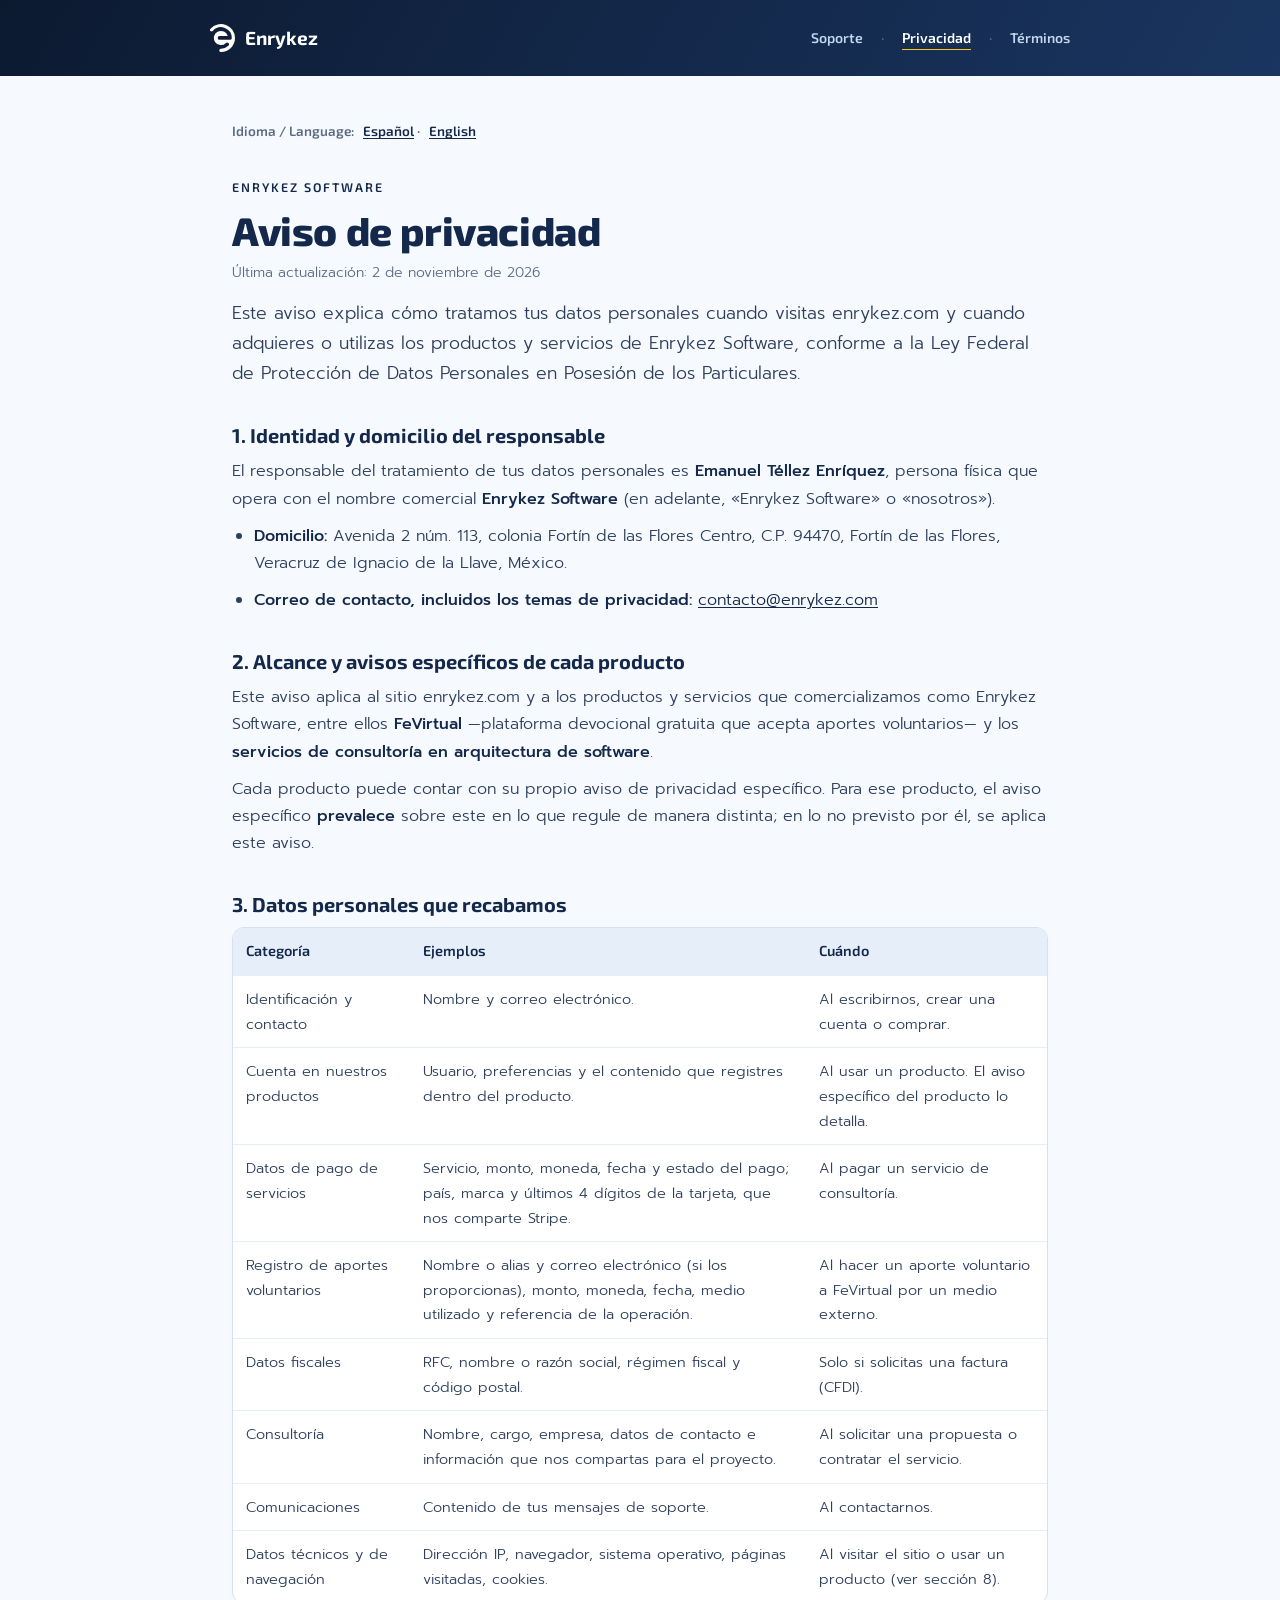
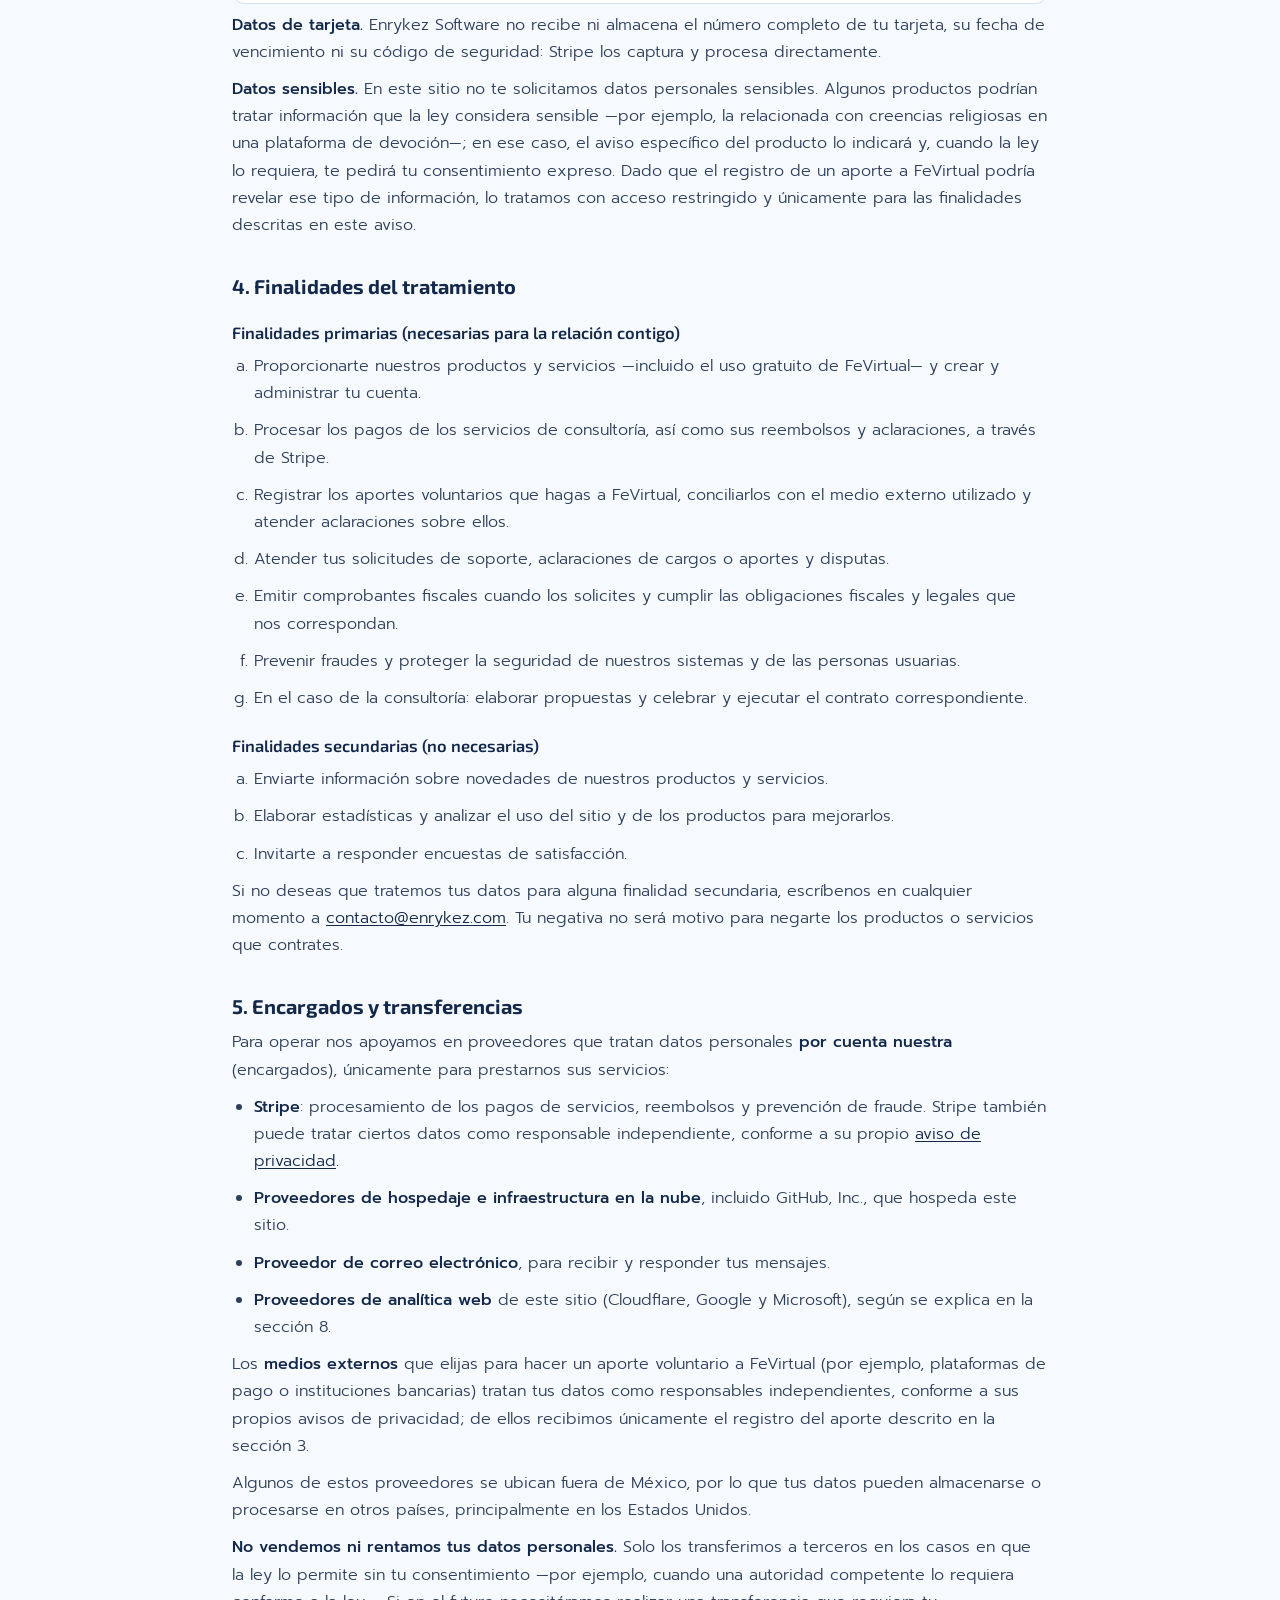
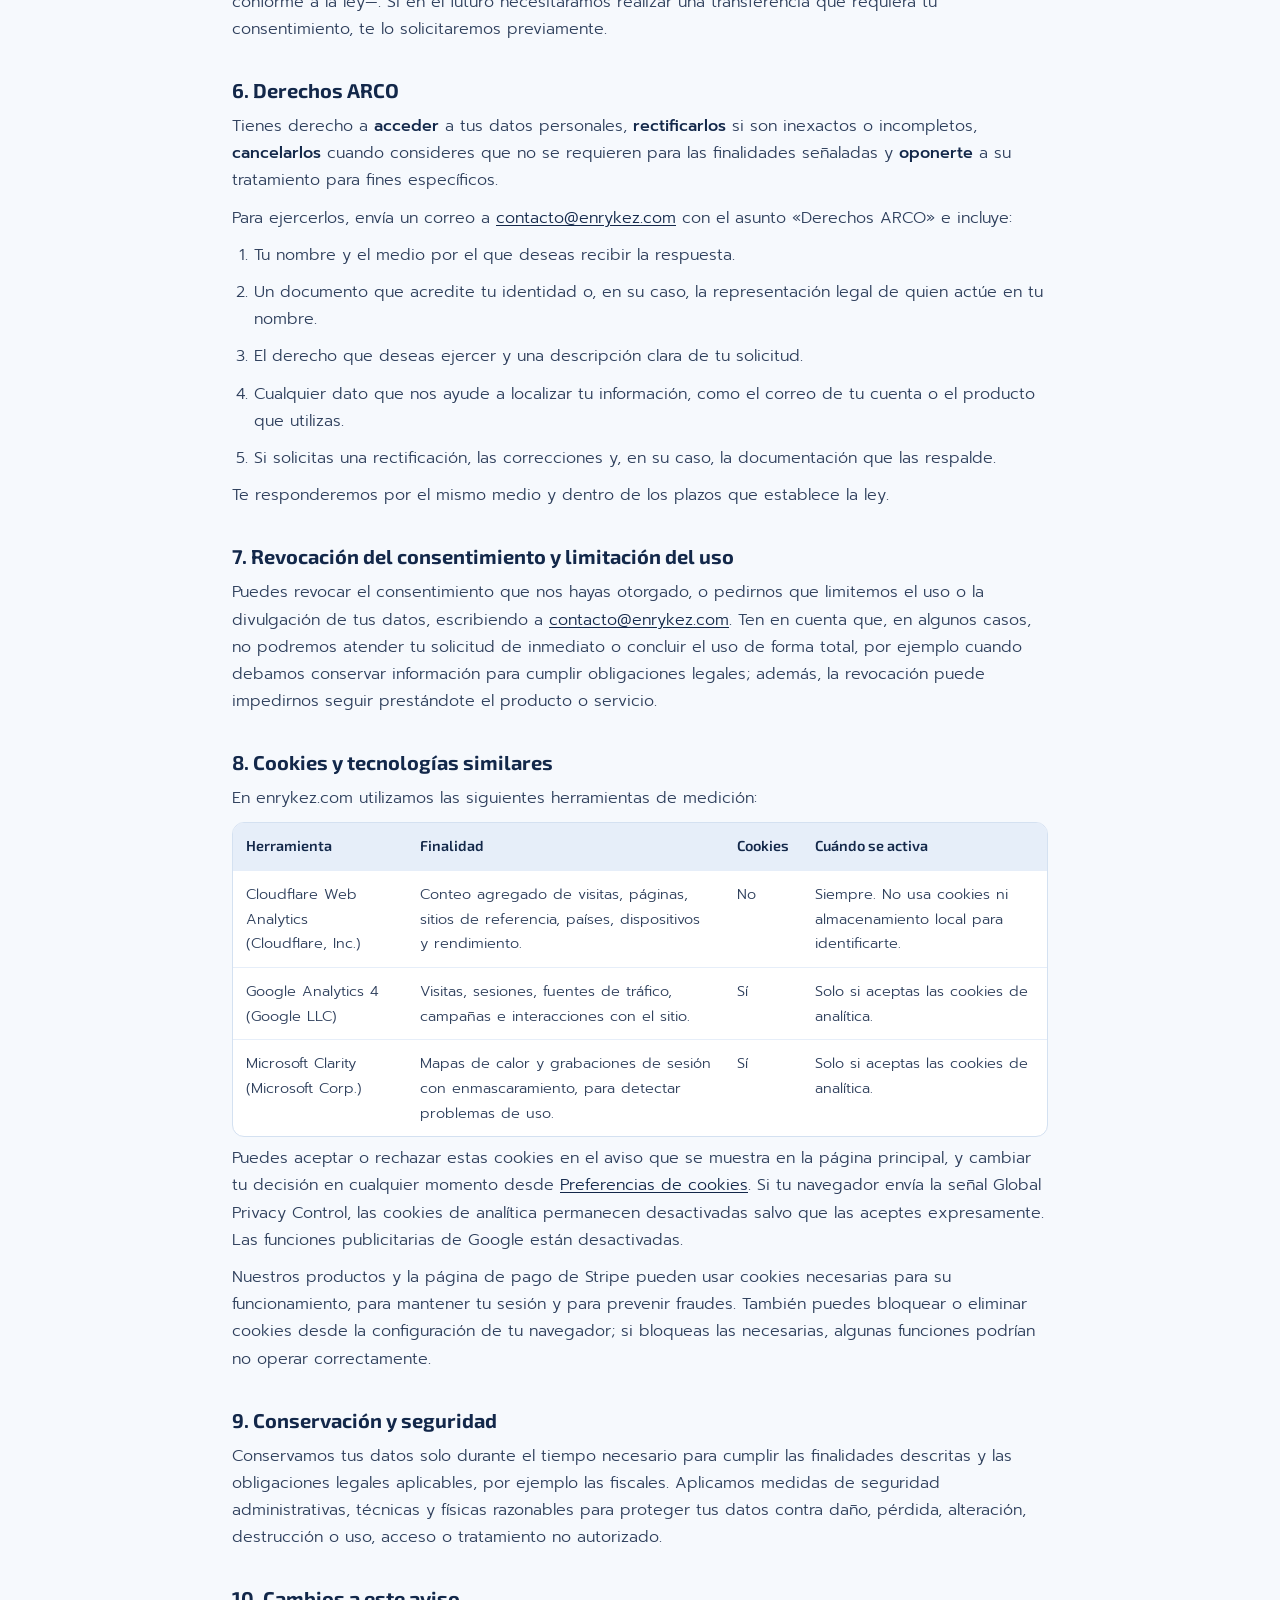
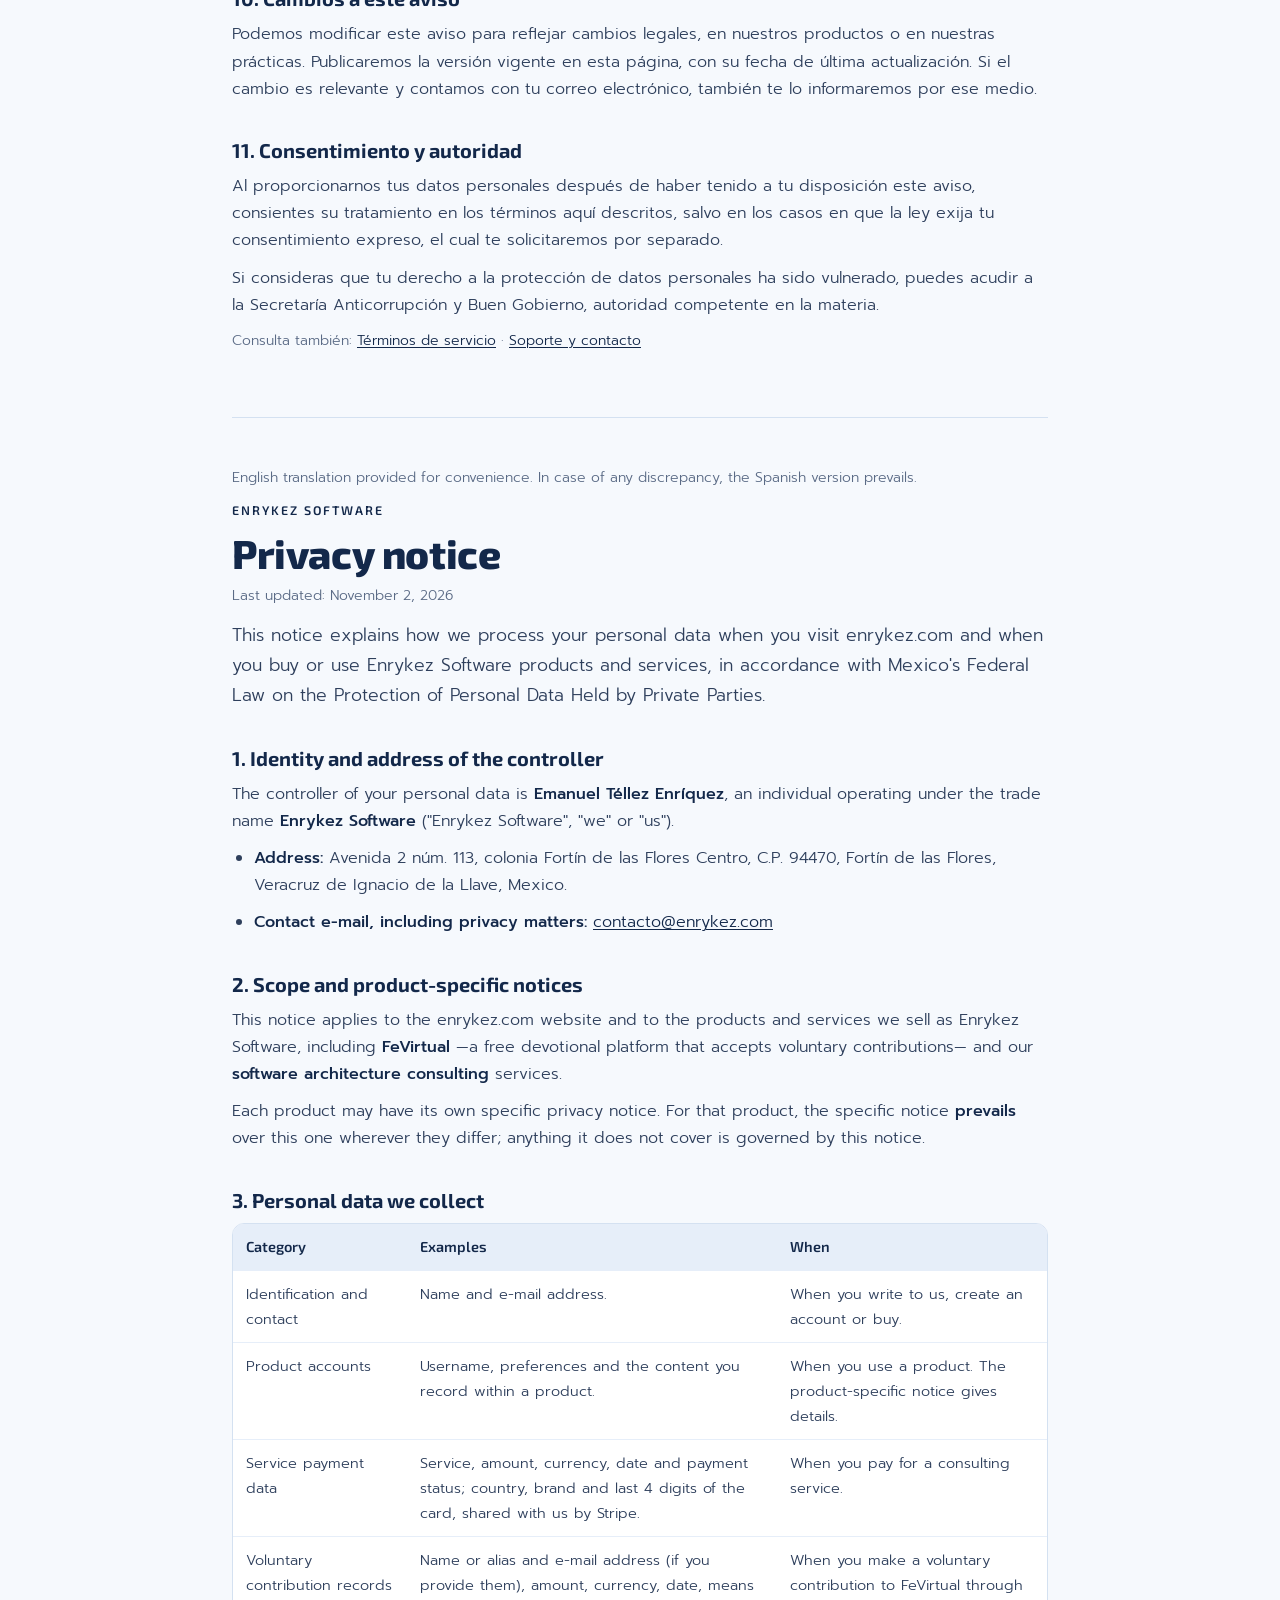
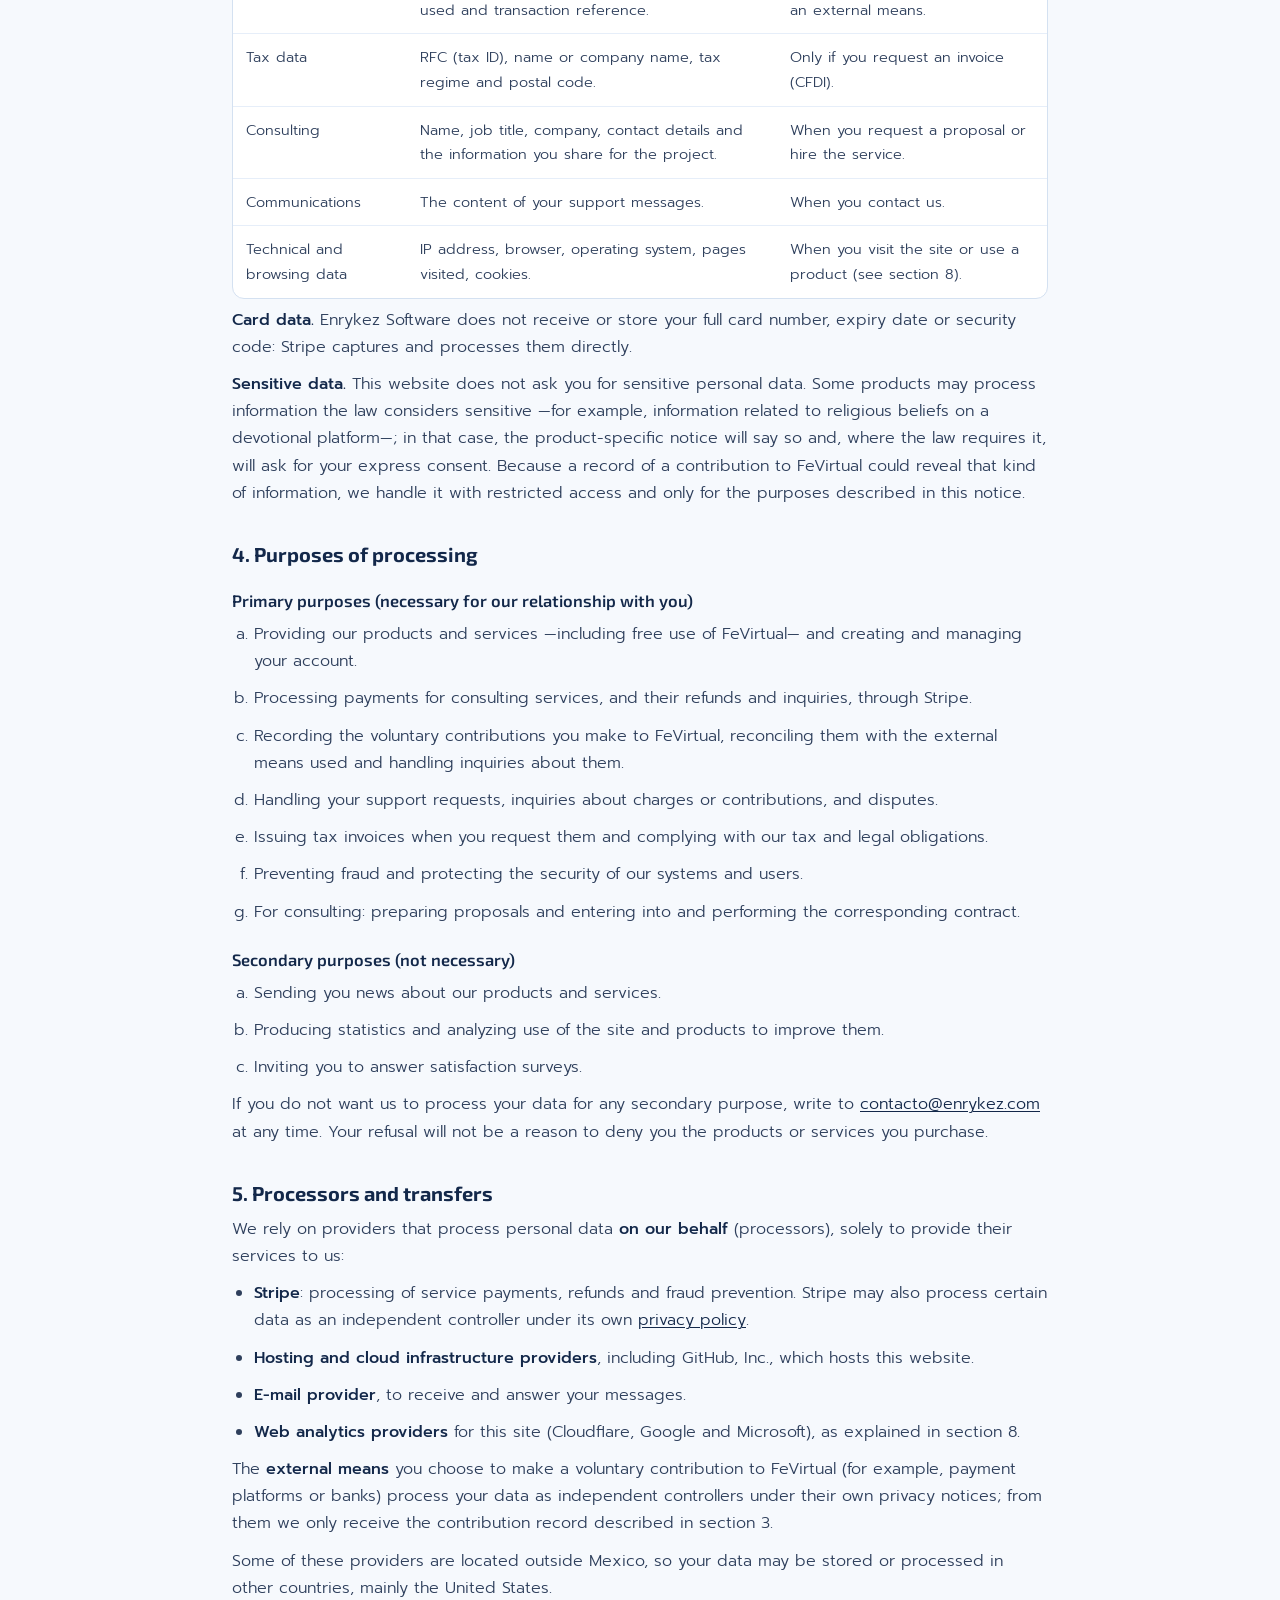
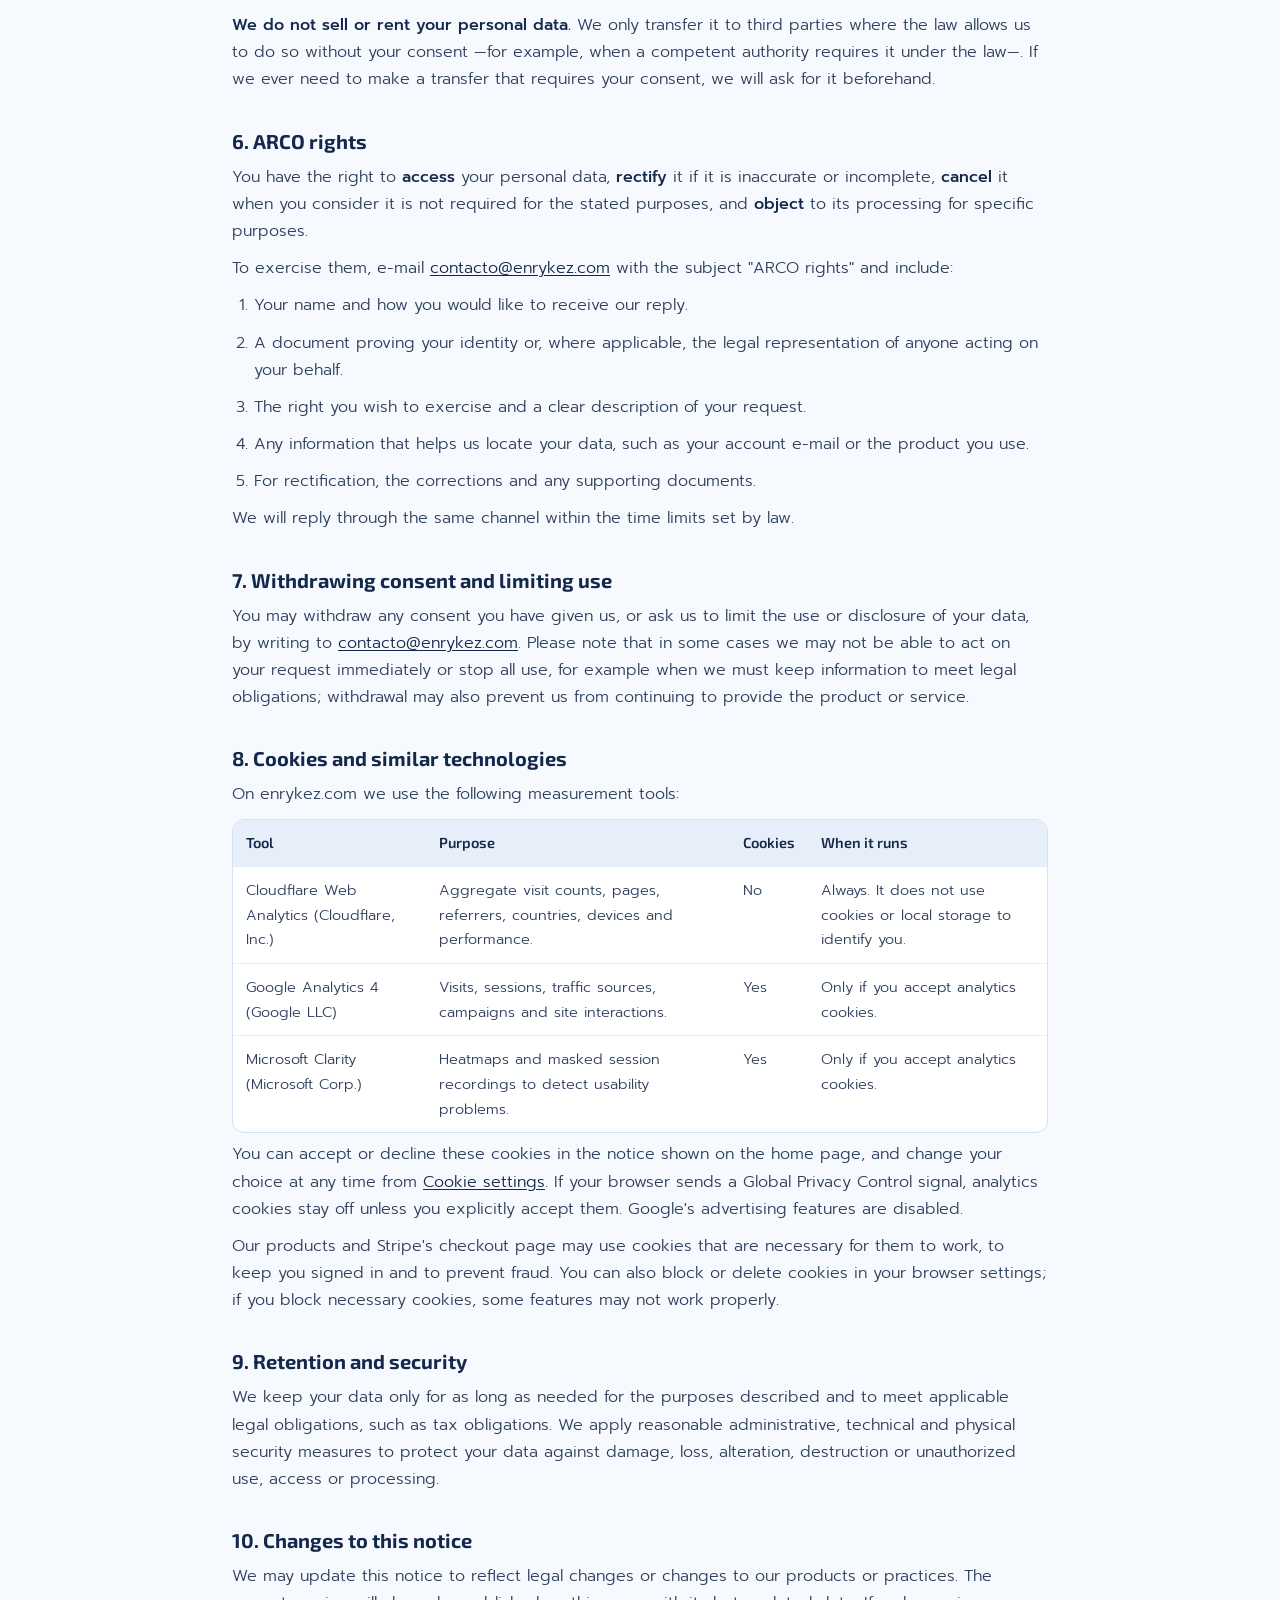
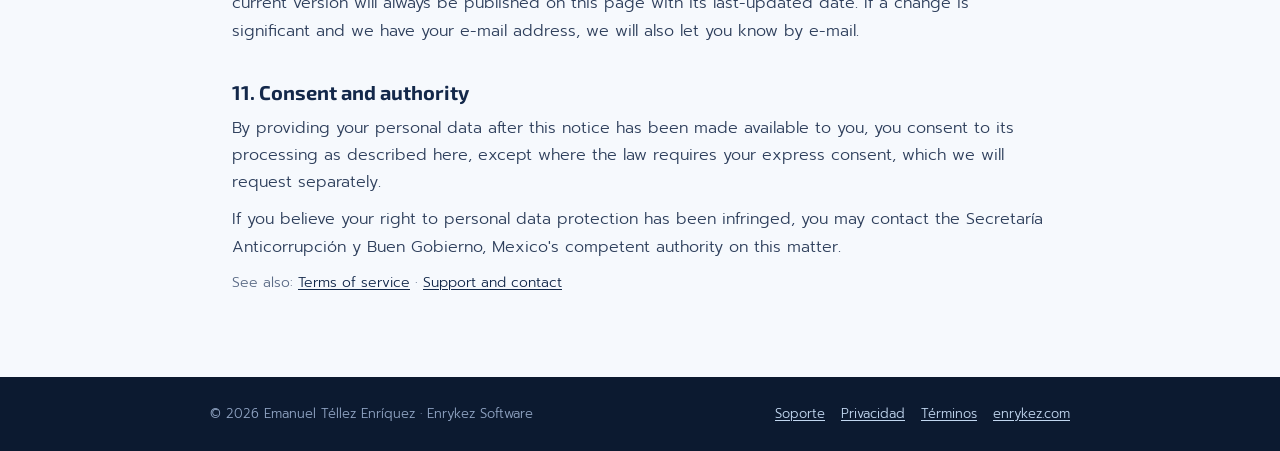
<file: privacidad.html>
<!DOCTYPE html>
<html lang="es">
<head>
<meta charset="UTF-8">
<meta name="viewport" content="width=device-width, initial-scale=1.0">
<title>Aviso de privacidad | Enrykez Software</title>
<meta name="description" content="Aviso de privacidad integral de Enrykez Software: datos que recabamos, finalidades, encargados, derechos ARCO y cookies.">
<link rel="canonical" href="https://enrykez.com/privacidad">
<meta name="theme-color" content="#0C1A30">
<link rel="icon" href="/favicon.ico" sizes="48x48">
<link rel="icon" href="/favicon.svg" type="image/svg+xml">
<link rel="icon" href="/favicon-32x32.png" type="image/png" sizes="32x32">
<link rel="icon" href="/favicon-16x16.png" type="image/png" sizes="16x16">
<link rel="apple-touch-icon" href="/apple-touch-icon.png">
<link rel="manifest" href="/site.webmanifest">
<link rel="preconnect" href="https://fonts.googleapis.com">
<link rel="preconnect" href="https://fonts.gstatic.com" crossorigin>
<link href="https://fonts.googleapis.com/css2?family=Exo+2:wght@600;700;800&family=Prompt:wght@300;400;500&display=swap" rel="stylesheet">
<link rel="stylesheet" href="/assets/css/legal.css">
</head>
<body>
<a class="skip" href="#contenido">Saltar al contenido</a>
<header class="legal-header">
  <div class="bar">
    <a class="brand" href="/"><img src="/assets/enrykez-isotipo-negativo.svg" alt="" width="25" height="28">Enrykez</a>
    <nav class="legal-nav" aria-label="Información legal y soporte"><a href="/soporte">Soporte</a> <span class="sep" aria-hidden="true">·</span> <a href="/privacidad" aria-current="page">Privacidad</a> <span class="sep" aria-hidden="true">·</span> <a href="/terminos">Términos</a></nav>
  </div>
</header>

<main id="contenido" class="wrap">
<p class="lang-jump">Idioma / Language: <a href="#es" lang="es">Español</a> · <a href="#en" lang="en">English</a></p>

<article id="es" lang="es">
<p class="kicker">Enrykez Software</p>
<h1>Aviso de privacidad</h1>
<p class="meta">Última actualización: 2 de noviembre de 2026</p>
<p class="lead">Este aviso explica cómo tratamos tus datos personales cuando visitas enrykez.com y cuando adquieres o utilizas los productos y servicios de Enrykez Software, conforme a la Ley Federal de Protección de Datos Personales en Posesión de los Particulares.</p>

<h2>1. Identidad y domicilio del responsable</h2>
<p>El responsable del tratamiento de tus datos personales es <strong>Emanuel Téllez Enríquez</strong>, persona física que opera con el nombre comercial <strong>Enrykez Software</strong> (en adelante, «Enrykez Software» o «nosotros»).</p>
<ul>
  <li><strong>Domicilio:</strong> Avenida 2 núm. 113, colonia Fortín de las Flores Centro, C.P. 94470, Fortín de las Flores, Veracruz de Ignacio de la Llave, México.</li>
  <li><strong>Correo de contacto, incluidos los temas de privacidad:</strong> <a href="mailto:contacto@enrykez.com">contacto@enrykez.com</a></li>
</ul>

<h2>2. Alcance y avisos específicos de cada producto</h2>
<p>Este aviso aplica al sitio enrykez.com y a los productos y servicios que comercializamos como Enrykez Software, entre ellos <strong>FeVirtual</strong> —plataforma devocional gratuita que acepta aportes voluntarios— y los <strong>servicios de consultoría en arquitectura de software</strong>.</p>
<p>Cada producto puede contar con su propio aviso de privacidad específico. Para ese producto, el aviso específico <strong>prevalece</strong> sobre este en lo que regule de manera distinta; en lo no previsto por él, se aplica este aviso.</p>

<h2>3. Datos personales que recabamos</h2>
<div class="table-wrap"><table>
  <thead><tr><th scope="col">Categoría</th><th scope="col">Ejemplos</th><th scope="col">Cuándo</th></tr></thead>
  <tbody>
    <tr><td data-label="Categoría">Identificación y contacto</td><td data-label="Ejemplos">Nombre y correo electrónico.</td><td data-label="Cuándo">Al escribirnos, crear una cuenta o comprar.</td></tr>
    <tr><td data-label="Categoría">Cuenta en nuestros productos</td><td data-label="Ejemplos">Usuario, preferencias y el contenido que registres dentro del producto.</td><td data-label="Cuándo">Al usar un producto. El aviso específico del producto lo detalla.</td></tr>
    <tr><td data-label="Categoría">Datos de pago de servicios</td><td data-label="Ejemplos">Servicio, monto, moneda, fecha y estado del pago; país, marca y últimos 4 dígitos de la tarjeta, que nos comparte Stripe.</td><td data-label="Cuándo">Al pagar un servicio de consultoría.</td></tr>
    <tr><td data-label="Categoría">Registro de aportes voluntarios</td><td data-label="Ejemplos">Nombre o alias y correo electrónico (si los proporcionas), monto, moneda, fecha, medio utilizado y referencia de la operación.</td><td data-label="Cuándo">Al hacer un aporte voluntario a FeVirtual por un medio externo.</td></tr>
    <tr><td data-label="Categoría">Datos fiscales</td><td data-label="Ejemplos">RFC, nombre o razón social, régimen fiscal y código postal.</td><td data-label="Cuándo">Solo si solicitas una factura (CFDI).</td></tr>
    <tr><td data-label="Categoría">Consultoría</td><td data-label="Ejemplos">Nombre, cargo, empresa, datos de contacto e información que nos compartas para el proyecto.</td><td data-label="Cuándo">Al solicitar una propuesta o contratar el servicio.</td></tr>
    <tr><td data-label="Categoría">Comunicaciones</td><td data-label="Ejemplos">Contenido de tus mensajes de soporte.</td><td data-label="Cuándo">Al contactarnos.</td></tr>
    <tr><td data-label="Categoría">Datos técnicos y de navegación</td><td data-label="Ejemplos">Dirección IP, navegador, sistema operativo, páginas visitadas, cookies.</td><td data-label="Cuándo">Al visitar el sitio o usar un producto (ver sección 8).</td></tr>
  </tbody>
</table></div>
<p><strong>Datos de tarjeta.</strong> Enrykez Software no recibe ni almacena el número completo de tu tarjeta, su fecha de vencimiento ni su código de seguridad: Stripe los captura y procesa directamente.</p>
<p><strong>Datos sensibles.</strong> En este sitio no te solicitamos datos personales sensibles. Algunos productos podrían tratar información que la ley considera sensible —por ejemplo, la relacionada con creencias religiosas en una plataforma de devoción—; en ese caso, el aviso específico del producto lo indicará y, cuando la ley lo requiera, te pedirá tu consentimiento expreso. Dado que el registro de un aporte a FeVirtual podría revelar ese tipo de información, lo tratamos con acceso restringido y únicamente para las finalidades descritas en este aviso.</p>

<h2>4. Finalidades del tratamiento</h2>
<h3>Finalidades primarias (necesarias para la relación contigo)</h3>
<ol type="a">
  <li>Proporcionarte nuestros productos y servicios —incluido el uso gratuito de FeVirtual— y crear y administrar tu cuenta.</li>
  <li>Procesar los pagos de los servicios de consultoría, así como sus reembolsos y aclaraciones, a través de Stripe.</li>
  <li>Registrar los aportes voluntarios que hagas a FeVirtual, conciliarlos con el medio externo utilizado y atender aclaraciones sobre ellos.</li>
  <li>Atender tus solicitudes de soporte, aclaraciones de cargos o aportes y disputas.</li>
  <li>Emitir comprobantes fiscales cuando los solicites y cumplir las obligaciones fiscales y legales que nos correspondan.</li>
  <li>Prevenir fraudes y proteger la seguridad de nuestros sistemas y de las personas usuarias.</li>
  <li>En el caso de la consultoría: elaborar propuestas y celebrar y ejecutar el contrato correspondiente.</li>
</ol>
<h3>Finalidades secundarias (no necesarias)</h3>
<ol type="a">
  <li>Enviarte información sobre novedades de nuestros productos y servicios.</li>
  <li>Elaborar estadísticas y analizar el uso del sitio y de los productos para mejorarlos.</li>
  <li>Invitarte a responder encuestas de satisfacción.</li>
</ol>
<p>Si no deseas que tratemos tus datos para alguna finalidad secundaria, escríbenos en cualquier momento a <a href="mailto:contacto@enrykez.com">contacto@enrykez.com</a>. Tu negativa no será motivo para negarte los productos o servicios que contrates.</p>

<h2>5. Encargados y transferencias</h2>
<p>Para operar nos apoyamos en proveedores que tratan datos personales <strong>por cuenta nuestra</strong> (encargados), únicamente para prestarnos sus servicios:</p>
<ul>
  <li><strong>Stripe</strong>: procesamiento de los pagos de servicios, reembolsos y prevención de fraude. Stripe también puede tratar ciertos datos como responsable independiente, conforme a su propio <a href="https://stripe.com/privacy" rel="noopener">aviso de privacidad</a>.</li>
  <li><strong>Proveedores de hospedaje e infraestructura en la nube</strong>, incluido GitHub, Inc., que hospeda este sitio.</li>
  <li><strong>Proveedor de correo electrónico</strong>, para recibir y responder tus mensajes.</li>
  <li><strong>Proveedores de analítica web</strong> de este sitio (Cloudflare, Google y Microsoft), según se explica en la sección 8.</li>
</ul>
<p>Los <strong>medios externos</strong> que elijas para hacer un aporte voluntario a FeVirtual (por ejemplo, plataformas de pago o instituciones bancarias) tratan tus datos como responsables independientes, conforme a sus propios avisos de privacidad; de ellos recibimos únicamente el registro del aporte descrito en la sección 3.</p>
<p>Algunos de estos proveedores se ubican fuera de México, por lo que tus datos pueden almacenarse o procesarse en otros países, principalmente en los Estados Unidos.</p>
<p><strong>No vendemos ni rentamos tus datos personales.</strong> Solo los transferimos a terceros en los casos en que la ley lo permite sin tu consentimiento —por ejemplo, cuando una autoridad competente lo requiera conforme a la ley—. Si en el futuro necesitáramos realizar una transferencia que requiera tu consentimiento, te lo solicitaremos previamente.</p>

<h2>6. Derechos ARCO</h2>
<p>Tienes derecho a <strong>acceder</strong> a tus datos personales, <strong>rectificarlos</strong> si son inexactos o incompletos, <strong>cancelarlos</strong> cuando consideres que no se requieren para las finalidades señaladas y <strong>oponerte</strong> a su tratamiento para fines específicos.</p>
<p>Para ejercerlos, envía un correo a <a href="mailto:contacto@enrykez.com">contacto@enrykez.com</a> con el asunto «Derechos ARCO» e incluye:</p>
<ol>
  <li>Tu nombre y el medio por el que deseas recibir la respuesta.</li>
  <li>Un documento que acredite tu identidad o, en su caso, la representación legal de quien actúe en tu nombre.</li>
  <li>El derecho que deseas ejercer y una descripción clara de tu solicitud.</li>
  <li>Cualquier dato que nos ayude a localizar tu información, como el correo de tu cuenta o el producto que utilizas.</li>
  <li>Si solicitas una rectificación, las correcciones y, en su caso, la documentación que las respalde.</li>
</ol>
<p>Te responderemos por el mismo medio y dentro de los plazos que establece la ley.</p>

<h2>7. Revocación del consentimiento y limitación del uso</h2>
<p>Puedes revocar el consentimiento que nos hayas otorgado, o pedirnos que limitemos el uso o la divulgación de tus datos, escribiendo a <a href="mailto:contacto@enrykez.com">contacto@enrykez.com</a>. Ten en cuenta que, en algunos casos, no podremos atender tu solicitud de inmediato o concluir el uso de forma total, por ejemplo cuando debamos conservar información para cumplir obligaciones legales; además, la revocación puede impedirnos seguir prestándote el producto o servicio.</p>

<h2>8. Cookies y tecnologías similares</h2>
<p>En enrykez.com utilizamos las siguientes herramientas de medición:</p>
<div class="table-wrap"><table>
  <thead><tr><th scope="col">Herramienta</th><th scope="col">Finalidad</th><th scope="col">Cookies</th><th scope="col">Cuándo se activa</th></tr></thead>
  <tbody>
    <tr><td data-label="Herramienta">Cloudflare Web Analytics (Cloudflare, Inc.)</td><td data-label="Finalidad">Conteo agregado de visitas, páginas, sitios de referencia, países, dispositivos y rendimiento.</td><td data-label="Cookies">No</td><td data-label="Cuándo se activa">Siempre. No usa cookies ni almacenamiento local para identificarte.</td></tr>
    <tr><td data-label="Herramienta">Google Analytics 4 (Google LLC)</td><td data-label="Finalidad">Visitas, sesiones, fuentes de tráfico, campañas e interacciones con el sitio.</td><td data-label="Cookies">Sí</td><td data-label="Cuándo se activa">Solo si aceptas las cookies de analítica.</td></tr>
    <tr><td data-label="Herramienta">Microsoft Clarity (Microsoft Corp.)</td><td data-label="Finalidad">Mapas de calor y grabaciones de sesión con enmascaramiento, para detectar problemas de uso.</td><td data-label="Cookies">Sí</td><td data-label="Cuándo se activa">Solo si aceptas las cookies de analítica.</td></tr>
  </tbody>
</table></div>
<p>Puedes aceptar o rechazar estas cookies en el aviso que se muestra en la página principal, y cambiar tu decisión en cualquier momento desde <a href="/#cookie-settings">Preferencias de cookies</a>. Si tu navegador envía la señal Global Privacy Control, las cookies de analítica permanecen desactivadas salvo que las aceptes expresamente. Las funciones publicitarias de Google están desactivadas.</p>
<p>Nuestros productos y la página de pago de Stripe pueden usar cookies necesarias para su funcionamiento, para mantener tu sesión y para prevenir fraudes. También puedes bloquear o eliminar cookies desde la configuración de tu navegador; si bloqueas las necesarias, algunas funciones podrían no operar correctamente.</p>

<h2>9. Conservación y seguridad</h2>
<p>Conservamos tus datos solo durante el tiempo necesario para cumplir las finalidades descritas y las obligaciones legales aplicables, por ejemplo las fiscales. Aplicamos medidas de seguridad administrativas, técnicas y físicas razonables para proteger tus datos contra daño, pérdida, alteración, destrucción o uso, acceso o tratamiento no autorizado.</p>

<h2>10. Cambios a este aviso</h2>
<p>Podemos modificar este aviso para reflejar cambios legales, en nuestros productos o en nuestras prácticas. Publicaremos la versión vigente en esta página, con su fecha de última actualización. Si el cambio es relevante y contamos con tu correo electrónico, también te lo informaremos por ese medio.</p>

<h2>11. Consentimiento y autoridad</h2>
<p>Al proporcionarnos tus datos personales después de haber tenido a tu disposición este aviso, consientes su tratamiento en los términos aquí descritos, salvo en los casos en que la ley exija tu consentimiento expreso, el cual te solicitaremos por separado.</p>
<p>Si consideras que tu derecho a la protección de datos personales ha sido vulnerado, puedes acudir a la Secretaría Anticorrupción y Buen Gobierno, autoridad competente en la materia.</p>

<p class="note">Consulta también: <a href="/terminos">Términos de servicio</a> · <a href="/soporte">Soporte y contacto</a></p>
</article>

<article id="en" lang="en">
<p class="note">English translation provided for convenience. In case of any discrepancy, the Spanish version prevails.</p>
<p class="kicker">Enrykez Software</p>
<h1>Privacy notice</h1>
<p class="meta">Last updated: November 2, 2026</p>
<p class="lead">This notice explains how we process your personal data when you visit enrykez.com and when you buy or use Enrykez Software products and services, in accordance with Mexico's Federal Law on the Protection of Personal Data Held by Private Parties.</p>

<h2>1. Identity and address of the controller</h2>
<p>The controller of your personal data is <strong>Emanuel Téllez Enríquez</strong>, an individual operating under the trade name <strong>Enrykez Software</strong> ("Enrykez Software", "we" or "us").</p>
<ul>
  <li><strong>Address:</strong> Avenida 2 núm. 113, colonia Fortín de las Flores Centro, C.P. 94470, Fortín de las Flores, Veracruz de Ignacio de la Llave, Mexico.</li>
  <li><strong>Contact e-mail, including privacy matters:</strong> <a href="mailto:contacto@enrykez.com">contacto@enrykez.com</a></li>
</ul>

<h2>2. Scope and product-specific notices</h2>
<p>This notice applies to the enrykez.com website and to the products and services we sell as Enrykez Software, including <strong>FeVirtual</strong> —a free devotional platform that accepts voluntary contributions— and our <strong>software architecture consulting</strong> services.</p>
<p>Each product may have its own specific privacy notice. For that product, the specific notice <strong>prevails</strong> over this one wherever they differ; anything it does not cover is governed by this notice.</p>

<h2>3. Personal data we collect</h2>
<div class="table-wrap"><table>
  <thead><tr><th scope="col">Category</th><th scope="col">Examples</th><th scope="col">When</th></tr></thead>
  <tbody>
    <tr><td data-label="Category">Identification and contact</td><td data-label="Examples">Name and e-mail address.</td><td data-label="When">When you write to us, create an account or buy.</td></tr>
    <tr><td data-label="Category">Product accounts</td><td data-label="Examples">Username, preferences and the content you record within a product.</td><td data-label="When">When you use a product. The product-specific notice gives details.</td></tr>
    <tr><td data-label="Category">Service payment data</td><td data-label="Examples">Service, amount, currency, date and payment status; country, brand and last 4 digits of the card, shared with us by Stripe.</td><td data-label="When">When you pay for a consulting service.</td></tr>
    <tr><td data-label="Category">Voluntary contribution records</td><td data-label="Examples">Name or alias and e-mail address (if you provide them), amount, currency, date, means used and transaction reference.</td><td data-label="When">When you make a voluntary contribution to FeVirtual through an external means.</td></tr>
    <tr><td data-label="Category">Tax data</td><td data-label="Examples">RFC (tax ID), name or company name, tax regime and postal code.</td><td data-label="When">Only if you request an invoice (CFDI).</td></tr>
    <tr><td data-label="Category">Consulting</td><td data-label="Examples">Name, job title, company, contact details and the information you share for the project.</td><td data-label="When">When you request a proposal or hire the service.</td></tr>
    <tr><td data-label="Category">Communications</td><td data-label="Examples">The content of your support messages.</td><td data-label="When">When you contact us.</td></tr>
    <tr><td data-label="Category">Technical and browsing data</td><td data-label="Examples">IP address, browser, operating system, pages visited, cookies.</td><td data-label="When">When you visit the site or use a product (see section 8).</td></tr>
  </tbody>
</table></div>
<p><strong>Card data.</strong> Enrykez Software does not receive or store your full card number, expiry date or security code: Stripe captures and processes them directly.</p>
<p><strong>Sensitive data.</strong> This website does not ask you for sensitive personal data. Some products may process information the law considers sensitive —for example, information related to religious beliefs on a devotional platform—; in that case, the product-specific notice will say so and, where the law requires it, will ask for your express consent. Because a record of a contribution to FeVirtual could reveal that kind of information, we handle it with restricted access and only for the purposes described in this notice.</p>

<h2>4. Purposes of processing</h2>
<h3>Primary purposes (necessary for our relationship with you)</h3>
<ol type="a">
  <li>Providing our products and services —including free use of FeVirtual— and creating and managing your account.</li>
  <li>Processing payments for consulting services, and their refunds and inquiries, through Stripe.</li>
  <li>Recording the voluntary contributions you make to FeVirtual, reconciling them with the external means used and handling inquiries about them.</li>
  <li>Handling your support requests, inquiries about charges or contributions, and disputes.</li>
  <li>Issuing tax invoices when you request them and complying with our tax and legal obligations.</li>
  <li>Preventing fraud and protecting the security of our systems and users.</li>
  <li>For consulting: preparing proposals and entering into and performing the corresponding contract.</li>
</ol>
<h3>Secondary purposes (not necessary)</h3>
<ol type="a">
  <li>Sending you news about our products and services.</li>
  <li>Producing statistics and analyzing use of the site and products to improve them.</li>
  <li>Inviting you to answer satisfaction surveys.</li>
</ol>
<p>If you do not want us to process your data for any secondary purpose, write to <a href="mailto:contacto@enrykez.com">contacto@enrykez.com</a> at any time. Your refusal will not be a reason to deny you the products or services you purchase.</p>

<h2>5. Processors and transfers</h2>
<p>We rely on providers that process personal data <strong>on our behalf</strong> (processors), solely to provide their services to us:</p>
<ul>
  <li><strong>Stripe</strong>: processing of service payments, refunds and fraud prevention. Stripe may also process certain data as an independent controller under its own <a href="https://stripe.com/privacy" rel="noopener">privacy policy</a>.</li>
  <li><strong>Hosting and cloud infrastructure providers</strong>, including GitHub, Inc., which hosts this website.</li>
  <li><strong>E-mail provider</strong>, to receive and answer your messages.</li>
  <li><strong>Web analytics providers</strong> for this site (Cloudflare, Google and Microsoft), as explained in section 8.</li>
</ul>
<p>The <strong>external means</strong> you choose to make a voluntary contribution to FeVirtual (for example, payment platforms or banks) process your data as independent controllers under their own privacy notices; from them we only receive the contribution record described in section 3.</p>
<p>Some of these providers are located outside Mexico, so your data may be stored or processed in other countries, mainly the United States.</p>
<p><strong>We do not sell or rent your personal data.</strong> We only transfer it to third parties where the law allows us to do so without your consent —for example, when a competent authority requires it under the law—. If we ever need to make a transfer that requires your consent, we will ask for it beforehand.</p>

<h2>6. ARCO rights</h2>
<p>You have the right to <strong>access</strong> your personal data, <strong>rectify</strong> it if it is inaccurate or incomplete, <strong>cancel</strong> it when you consider it is not required for the stated purposes, and <strong>object</strong> to its processing for specific purposes.</p>
<p>To exercise them, e-mail <a href="mailto:contacto@enrykez.com">contacto@enrykez.com</a> with the subject "ARCO rights" and include:</p>
<ol>
  <li>Your name and how you would like to receive our reply.</li>
  <li>A document proving your identity or, where applicable, the legal representation of anyone acting on your behalf.</li>
  <li>The right you wish to exercise and a clear description of your request.</li>
  <li>Any information that helps us locate your data, such as your account e-mail or the product you use.</li>
  <li>For rectification, the corrections and any supporting documents.</li>
</ol>
<p>We will reply through the same channel within the time limits set by law.</p>

<h2>7. Withdrawing consent and limiting use</h2>
<p>You may withdraw any consent you have given us, or ask us to limit the use or disclosure of your data, by writing to <a href="mailto:contacto@enrykez.com">contacto@enrykez.com</a>. Please note that in some cases we may not be able to act on your request immediately or stop all use, for example when we must keep information to meet legal obligations; withdrawal may also prevent us from continuing to provide the product or service.</p>

<h2>8. Cookies and similar technologies</h2>
<p>On enrykez.com we use the following measurement tools:</p>
<div class="table-wrap"><table>
  <thead><tr><th scope="col">Tool</th><th scope="col">Purpose</th><th scope="col">Cookies</th><th scope="col">When it runs</th></tr></thead>
  <tbody>
    <tr><td data-label="Tool">Cloudflare Web Analytics (Cloudflare, Inc.)</td><td data-label="Purpose">Aggregate visit counts, pages, referrers, countries, devices and performance.</td><td data-label="Cookies">No</td><td data-label="When it runs">Always. It does not use cookies or local storage to identify you.</td></tr>
    <tr><td data-label="Tool">Google Analytics 4 (Google LLC)</td><td data-label="Purpose">Visits, sessions, traffic sources, campaigns and site interactions.</td><td data-label="Cookies">Yes</td><td data-label="When it runs">Only if you accept analytics cookies.</td></tr>
    <tr><td data-label="Tool">Microsoft Clarity (Microsoft Corp.)</td><td data-label="Purpose">Heatmaps and masked session recordings to detect usability problems.</td><td data-label="Cookies">Yes</td><td data-label="When it runs">Only if you accept analytics cookies.</td></tr>
  </tbody>
</table></div>
<p>You can accept or decline these cookies in the notice shown on the home page, and change your choice at any time from <a href="/#cookie-settings">Cookie settings</a>. If your browser sends a Global Privacy Control signal, analytics cookies stay off unless you explicitly accept them. Google's advertising features are disabled.</p>
<p>Our products and Stripe's checkout page may use cookies that are necessary for them to work, to keep you signed in and to prevent fraud. You can also block or delete cookies in your browser settings; if you block necessary cookies, some features may not work properly.</p>

<h2>9. Retention and security</h2>
<p>We keep your data only for as long as needed for the purposes described and to meet applicable legal obligations, such as tax obligations. We apply reasonable administrative, technical and physical security measures to protect your data against damage, loss, alteration, destruction or unauthorized use, access or processing.</p>

<h2>10. Changes to this notice</h2>
<p>We may update this notice to reflect legal changes or changes to our products or practices. The current version will always be published on this page with its last-updated date. If a change is significant and we have your e-mail address, we will also let you know by e-mail.</p>

<h2>11. Consent and authority</h2>
<p>By providing your personal data after this notice has been made available to you, you consent to its processing as described here, except where the law requires your express consent, which we will request separately.</p>
<p>If you believe your right to personal data protection has been infringed, you may contact the Secretaría Anticorrupción y Buen Gobierno, Mexico's competent authority on this matter.</p>

<p class="note">See also: <a href="/terminos#en">Terms of service</a> · <a href="/soporte#en">Support and contact</a></p>
</article>
</main>

<footer class="legal-footer">
  <div class="wrap">
    <span>© 2026 Emanuel Téllez Enríquez · Enrykez Software</span>
    <nav aria-label="Pie de página"><a href="/soporte">Soporte</a><a href="/privacidad">Privacidad</a><a href="/terminos">Términos</a><a href="/">enrykez.com</a></nav>
  </div>
</footer>
</body>
</html>
</file>
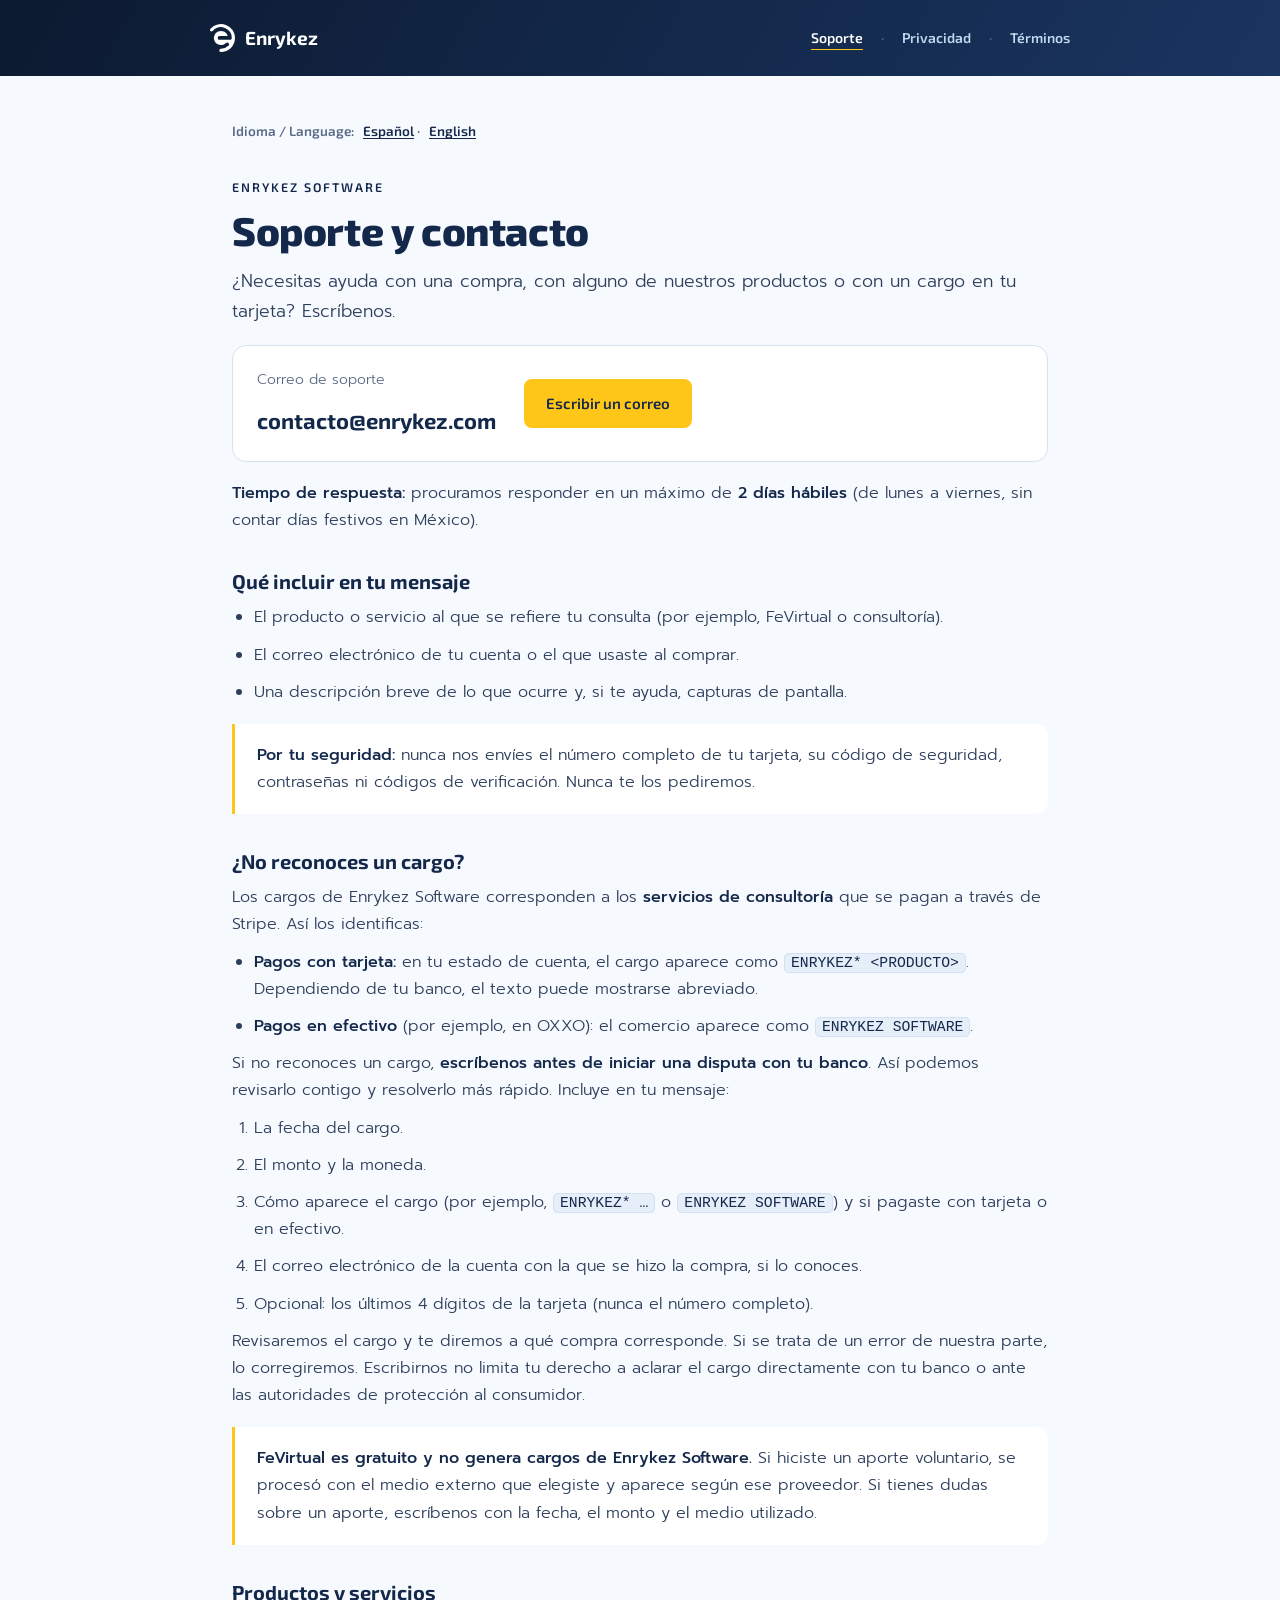
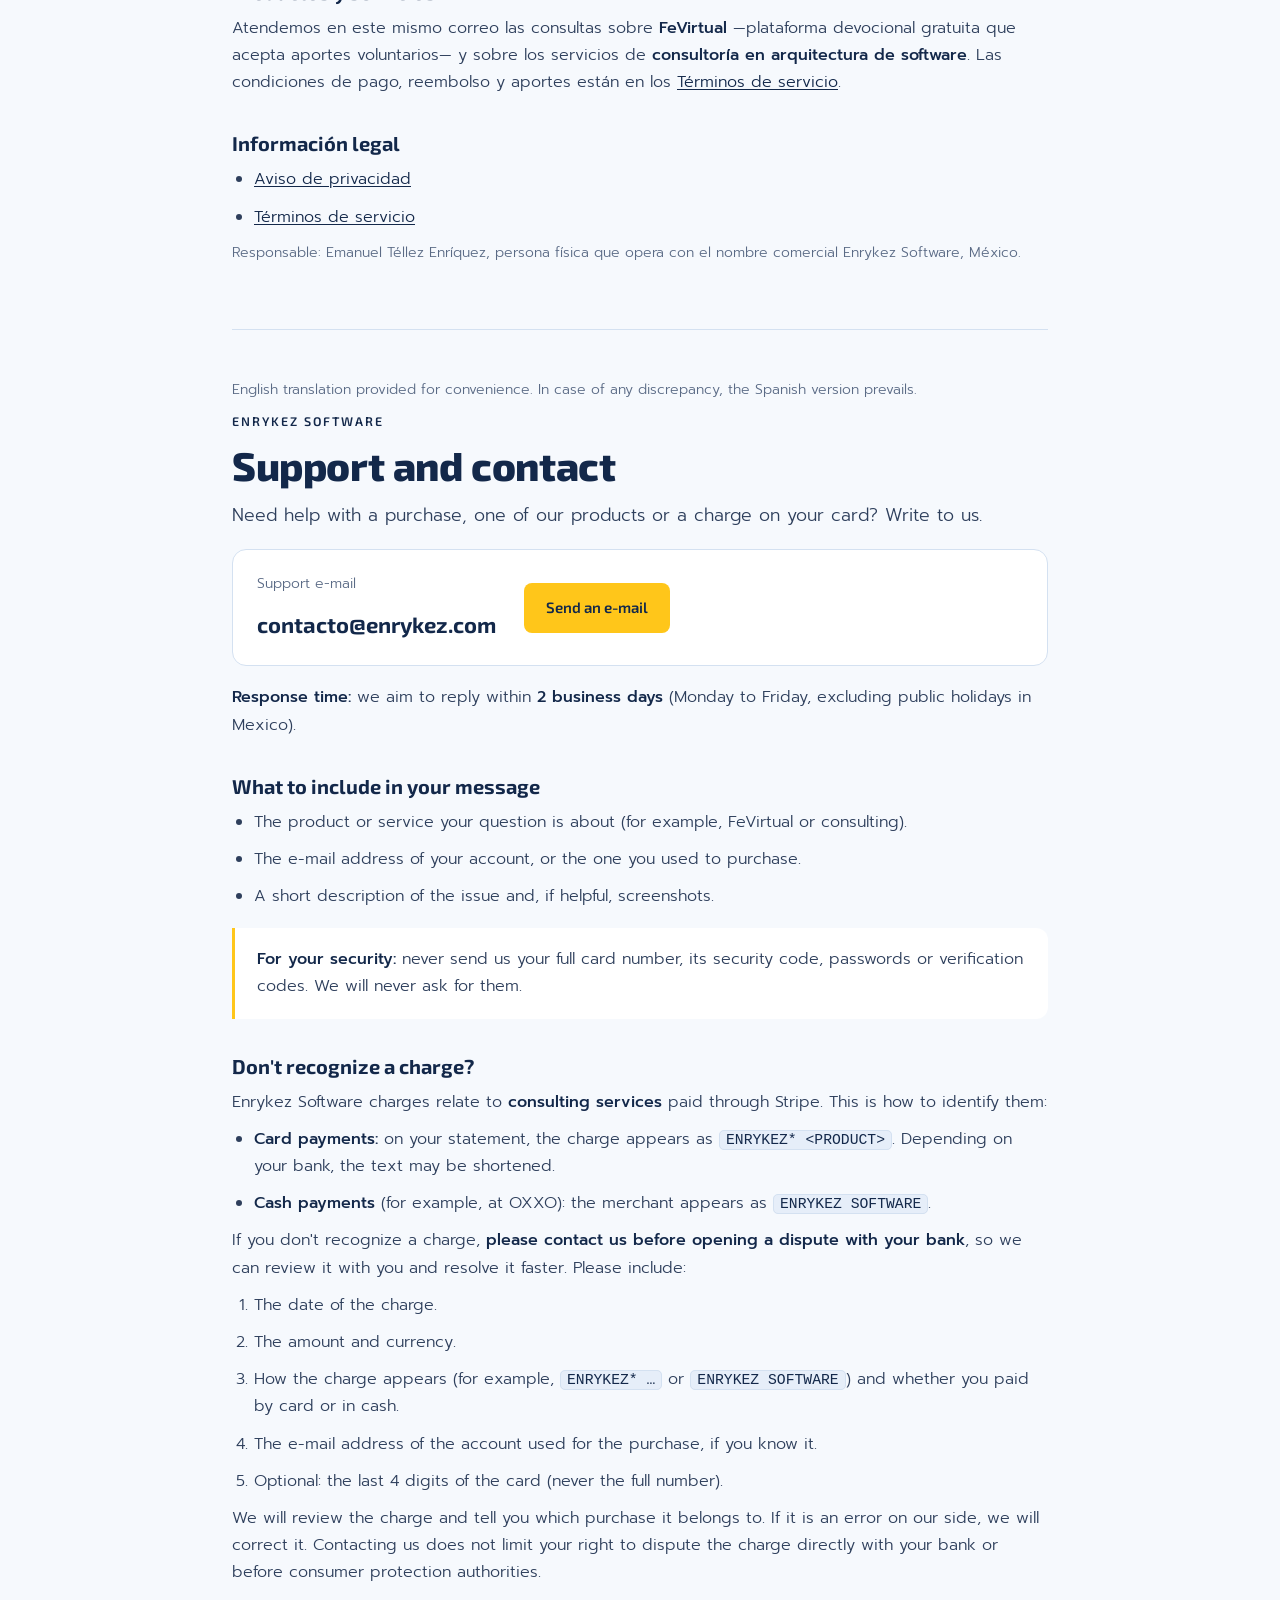
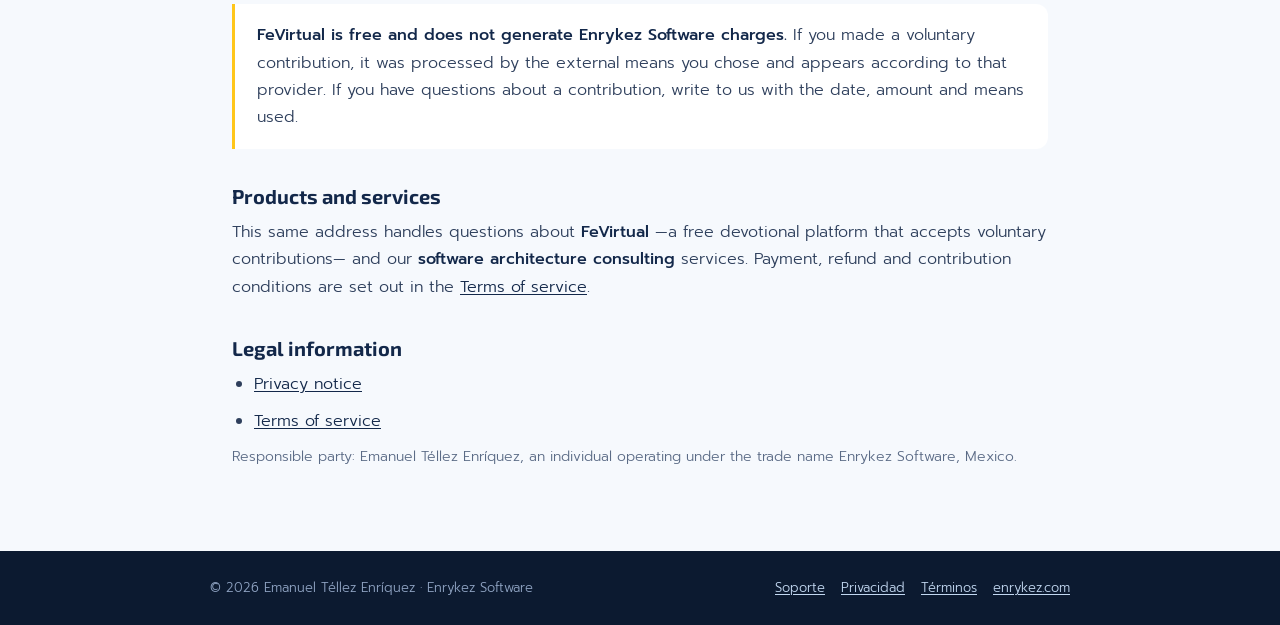
<file: soporte.html>
<!DOCTYPE html>
<html lang="es">
<head>
<meta charset="UTF-8">
<meta name="viewport" content="width=device-width, initial-scale=1.0">
<title>Soporte y contacto | Enrykez Software</title>
<meta name="description" content="Soporte de Enrykez Software: contacto, tiempo de respuesta y qué hacer si no reconoces un cargo ENRYKEZ* en tu estado de cuenta.">
<link rel="canonical" href="https://enrykez.com/soporte">
<meta name="theme-color" content="#0C1A30">
<link rel="icon" href="/favicon.ico" sizes="48x48">
<link rel="icon" href="/favicon.svg" type="image/svg+xml">
<link rel="icon" href="/favicon-32x32.png" type="image/png" sizes="32x32">
<link rel="icon" href="/favicon-16x16.png" type="image/png" sizes="16x16">
<link rel="apple-touch-icon" href="/apple-touch-icon.png">
<link rel="manifest" href="/site.webmanifest">
<link rel="preconnect" href="https://fonts.googleapis.com">
<link rel="preconnect" href="https://fonts.gstatic.com" crossorigin>
<link href="https://fonts.googleapis.com/css2?family=Exo+2:wght@600;700;800&family=Prompt:wght@300;400;500&display=swap" rel="stylesheet">
<link rel="stylesheet" href="/assets/css/legal.css">
</head>
<body>
<a class="skip" href="#contenido">Saltar al contenido</a>
<header class="legal-header">
  <div class="bar">
    <a class="brand" href="/"><img src="/assets/enrykez-isotipo-negativo.svg" alt="" width="25" height="28">Enrykez</a>
    <nav class="legal-nav" aria-label="Información legal y soporte"><a href="/soporte" aria-current="page">Soporte</a> <span class="sep" aria-hidden="true">·</span> <a href="/privacidad">Privacidad</a> <span class="sep" aria-hidden="true">·</span> <a href="/terminos">Términos</a></nav>
  </div>
</header>

<main id="contenido" class="wrap">
<p class="lang-jump">Idioma / Language: <a href="#es" lang="es">Español</a> · <a href="#en" lang="en">English</a></p>

<article id="es" lang="es">
<p class="kicker">Enrykez Software</p>
<h1>Soporte y contacto</h1>
<p class="lead">¿Necesitas ayuda con una compra, con alguno de nuestros productos o con un cargo en tu tarjeta? Escríbenos.</p>

<div class="card contact-card">
  <div>
    <p class="note">Correo de soporte</p>
    <p class="big">contacto@enrykez.com</p>
  </div>
  <a class="btn" href="mailto:contacto@enrykez.com">Escribir un correo</a>
</div>
<p><strong>Tiempo de respuesta:</strong> procuramos responder en un máximo de <strong>2 días hábiles</strong> (de lunes a viernes, sin contar días festivos en México).</p>

<h2>Qué incluir en tu mensaje</h2>
<ul>
  <li>El producto o servicio al que se refiere tu consulta (por ejemplo, FeVirtual o consultoría).</li>
  <li>El correo electrónico de tu cuenta o el que usaste al comprar.</li>
  <li>Una descripción breve de lo que ocurre y, si te ayuda, capturas de pantalla.</li>
</ul>
<div class="callout">
  <p><strong>Por tu seguridad:</strong> nunca nos envíes el número completo de tu tarjeta, su código de seguridad, contraseñas ni códigos de verificación. Nunca te los pediremos.</p>
</div>

<h2 id="cargo">¿No reconoces un cargo?</h2>
<p>Los cargos de Enrykez Software corresponden a los <strong>servicios de consultoría</strong> que se pagan a través de Stripe. Así los identificas:</p>
<ul>
  <li><strong>Pagos con tarjeta:</strong> en tu estado de cuenta, el cargo aparece como <code>ENRYKEZ* &lt;PRODUCTO&gt;</code>. Dependiendo de tu banco, el texto puede mostrarse abreviado.</li>
  <li><strong>Pagos en efectivo</strong> (por ejemplo, en OXXO): el comercio aparece como <code>ENRYKEZ SOFTWARE</code>.</li>
</ul>
<p>Si no reconoces un cargo, <strong>escríbenos antes de iniciar una disputa con tu banco</strong>. Así podemos revisarlo contigo y resolverlo más rápido. Incluye en tu mensaje:</p>
<ol>
  <li>La fecha del cargo.</li>
  <li>El monto y la moneda.</li>
  <li>Cómo aparece el cargo (por ejemplo, <code>ENRYKEZ* …</code> o <code>ENRYKEZ SOFTWARE</code>) y si pagaste con tarjeta o en efectivo.</li>
  <li>El correo electrónico de la cuenta con la que se hizo la compra, si lo conoces.</li>
  <li>Opcional: los últimos 4 dígitos de la tarjeta (nunca el número completo).</li>
</ol>
<p>Revisaremos el cargo y te diremos a qué compra corresponde. Si se trata de un error de nuestra parte, lo corregiremos. Escribirnos no limita tu derecho a aclarar el cargo directamente con tu banco o ante las autoridades de protección al consumidor.</p>
<div class="callout">
  <p><strong>FeVirtual es gratuito y no genera cargos de Enrykez Software.</strong> Si hiciste un aporte voluntario, se procesó con el medio externo que elegiste y aparece según ese proveedor. Si tienes dudas sobre un aporte, escríbenos con la fecha, el monto y el medio utilizado.</p>
</div>

<h2>Productos y servicios</h2>
<p>Atendemos en este mismo correo las consultas sobre <strong>FeVirtual</strong> —plataforma devocional gratuita que acepta aportes voluntarios— y sobre los servicios de <strong>consultoría en arquitectura de software</strong>. Las condiciones de pago, reembolso y aportes están en los <a href="/terminos">Términos de servicio</a>.</p>

<h2>Información legal</h2>
<ul>
  <li><a href="/privacidad">Aviso de privacidad</a></li>
  <li><a href="/terminos">Términos de servicio</a></li>
</ul>
<p class="note">Responsable: Emanuel Téllez Enríquez, persona física que opera con el nombre comercial Enrykez Software, México.</p>
</article>

<article id="en" lang="en">
<p class="note">English translation provided for convenience. In case of any discrepancy, the Spanish version prevails.</p>
<p class="kicker">Enrykez Software</p>
<h1>Support and contact</h1>
<p class="lead">Need help with a purchase, one of our products or a charge on your card? Write to us.</p>

<div class="card contact-card">
  <div>
    <p class="note">Support e-mail</p>
    <p class="big">contacto@enrykez.com</p>
  </div>
  <a class="btn" href="mailto:contacto@enrykez.com">Send an e-mail</a>
</div>
<p><strong>Response time:</strong> we aim to reply within <strong>2 business days</strong> (Monday to Friday, excluding public holidays in Mexico).</p>

<h2>What to include in your message</h2>
<ul>
  <li>The product or service your question is about (for example, FeVirtual or consulting).</li>
  <li>The e-mail address of your account, or the one you used to purchase.</li>
  <li>A short description of the issue and, if helpful, screenshots.</li>
</ul>
<div class="callout">
  <p><strong>For your security:</strong> never send us your full card number, its security code, passwords or verification codes. We will never ask for them.</p>
</div>

<h2>Don't recognize a charge?</h2>
<p>Enrykez Software charges relate to <strong>consulting services</strong> paid through Stripe. This is how to identify them:</p>
<ul>
  <li><strong>Card payments:</strong> on your statement, the charge appears as <code>ENRYKEZ* &lt;PRODUCT&gt;</code>. Depending on your bank, the text may be shortened.</li>
  <li><strong>Cash payments</strong> (for example, at OXXO): the merchant appears as <code>ENRYKEZ SOFTWARE</code>.</li>
</ul>
<p>If you don't recognize a charge, <strong>please contact us before opening a dispute with your bank</strong>, so we can review it with you and resolve it faster. Please include:</p>
<ol>
  <li>The date of the charge.</li>
  <li>The amount and currency.</li>
  <li>How the charge appears (for example, <code>ENRYKEZ* …</code> or <code>ENRYKEZ SOFTWARE</code>) and whether you paid by card or in cash.</li>
  <li>The e-mail address of the account used for the purchase, if you know it.</li>
  <li>Optional: the last 4 digits of the card (never the full number).</li>
</ol>
<p>We will review the charge and tell you which purchase it belongs to. If it is an error on our side, we will correct it. Contacting us does not limit your right to dispute the charge directly with your bank or before consumer protection authorities.</p>
<div class="callout">
  <p><strong>FeVirtual is free and does not generate Enrykez Software charges.</strong> If you made a voluntary contribution, it was processed by the external means you chose and appears according to that provider. If you have questions about a contribution, write to us with the date, amount and means used.</p>
</div>

<h2>Products and services</h2>
<p>This same address handles questions about <strong>FeVirtual</strong> —a free devotional platform that accepts voluntary contributions— and our <strong>software architecture consulting</strong> services. Payment, refund and contribution conditions are set out in the <a href="/terminos#en">Terms of service</a>.</p>

<h2>Legal information</h2>
<ul>
  <li><a href="/privacidad#en">Privacy notice</a></li>
  <li><a href="/terminos#en">Terms of service</a></li>
</ul>
<p class="note">Responsible party: Emanuel Téllez Enríquez, an individual operating under the trade name Enrykez Software, Mexico.</p>
</article>
</main>

<footer class="legal-footer">
  <div class="wrap">
    <span>© 2026 Emanuel Téllez Enríquez · Enrykez Software</span>
    <nav aria-label="Pie de página"><a href="/soporte">Soporte</a><a href="/privacidad">Privacidad</a><a href="/terminos">Términos</a><a href="/">enrykez.com</a></nav>
  </div>
</footer>
</body>
</html>
</file>
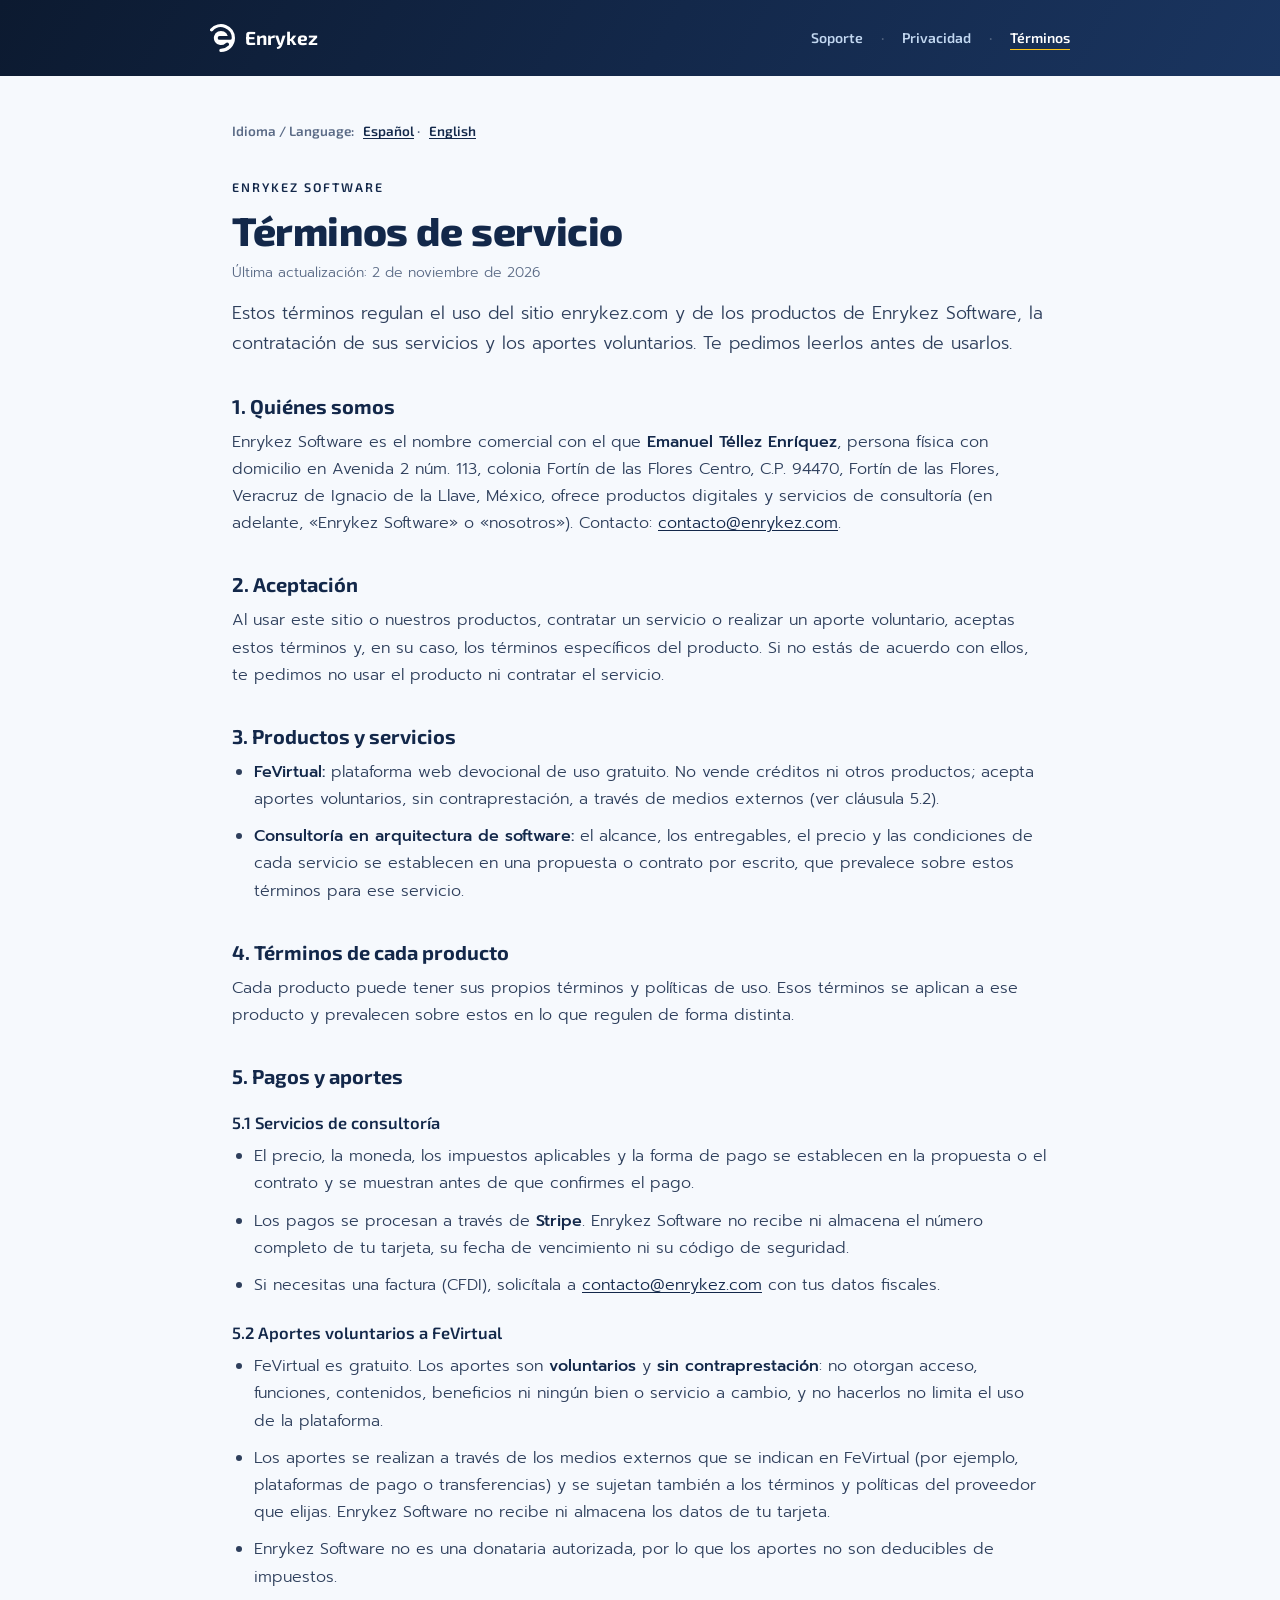
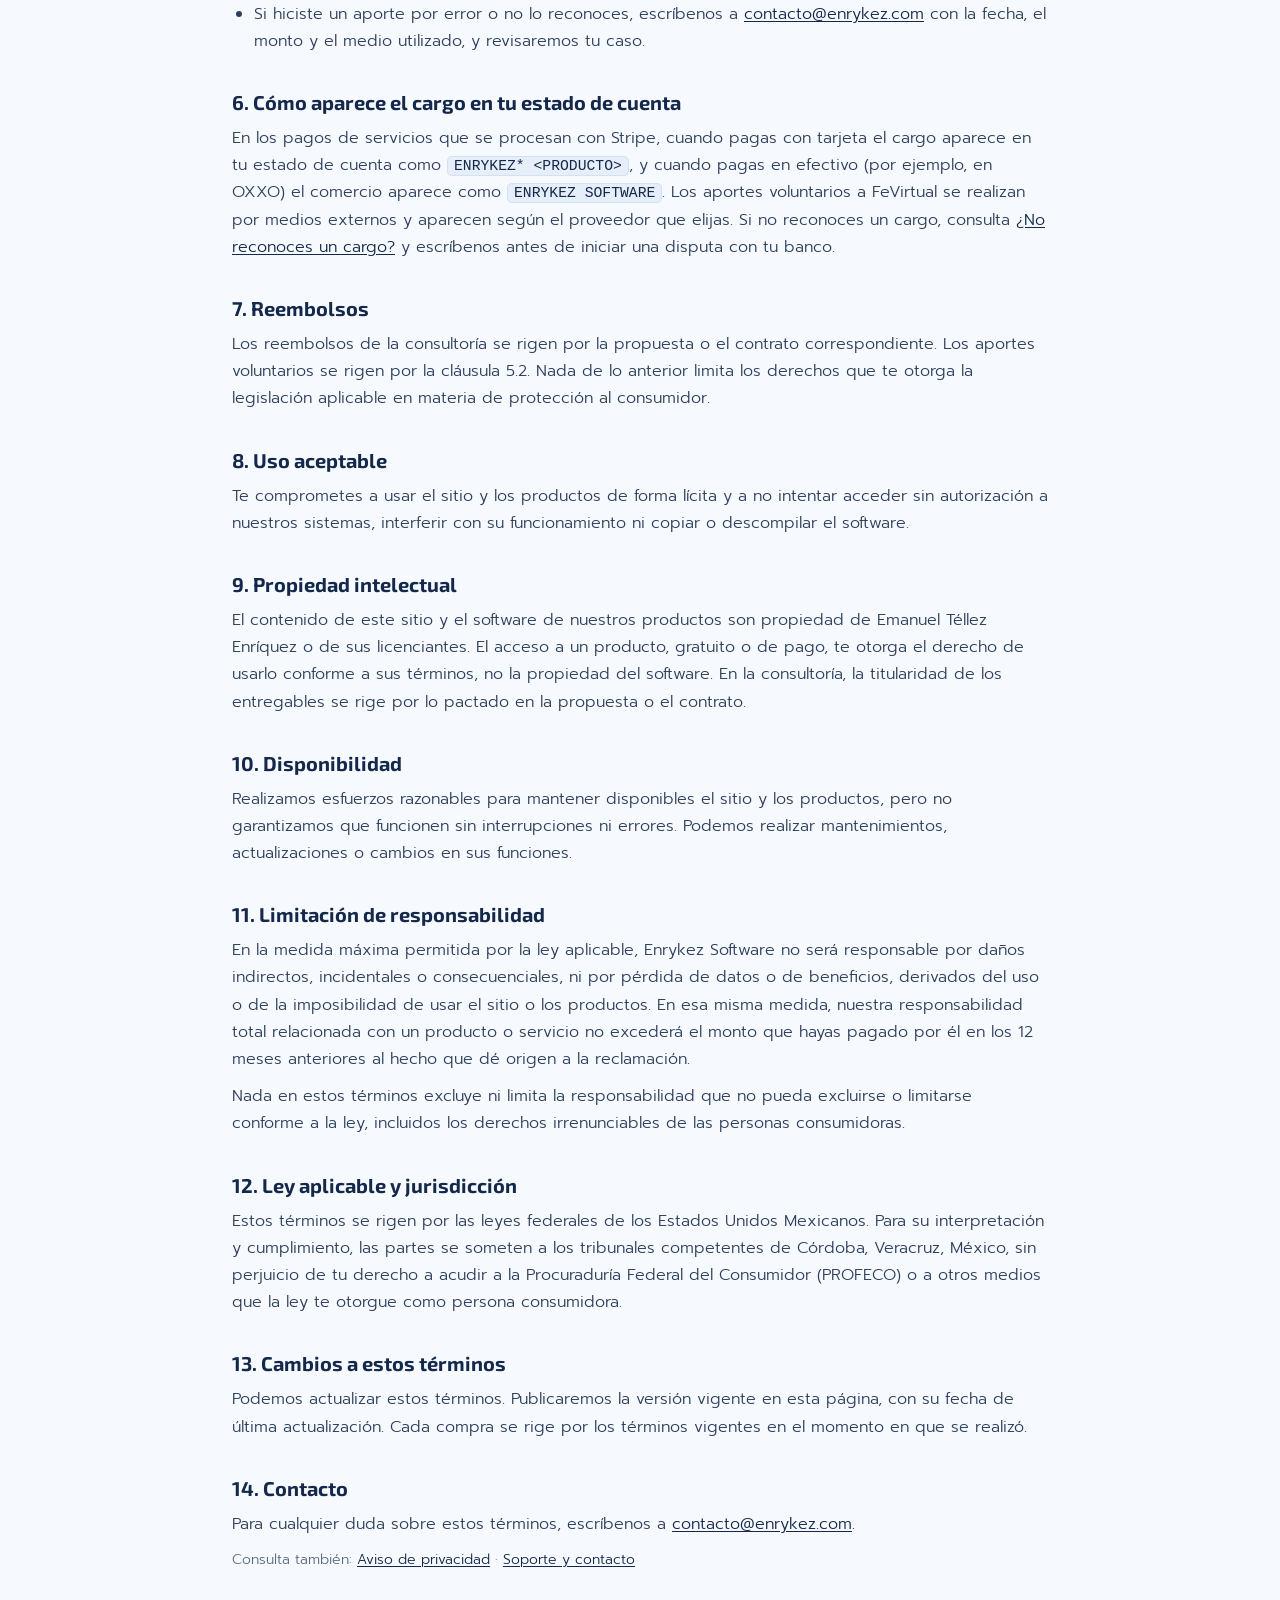
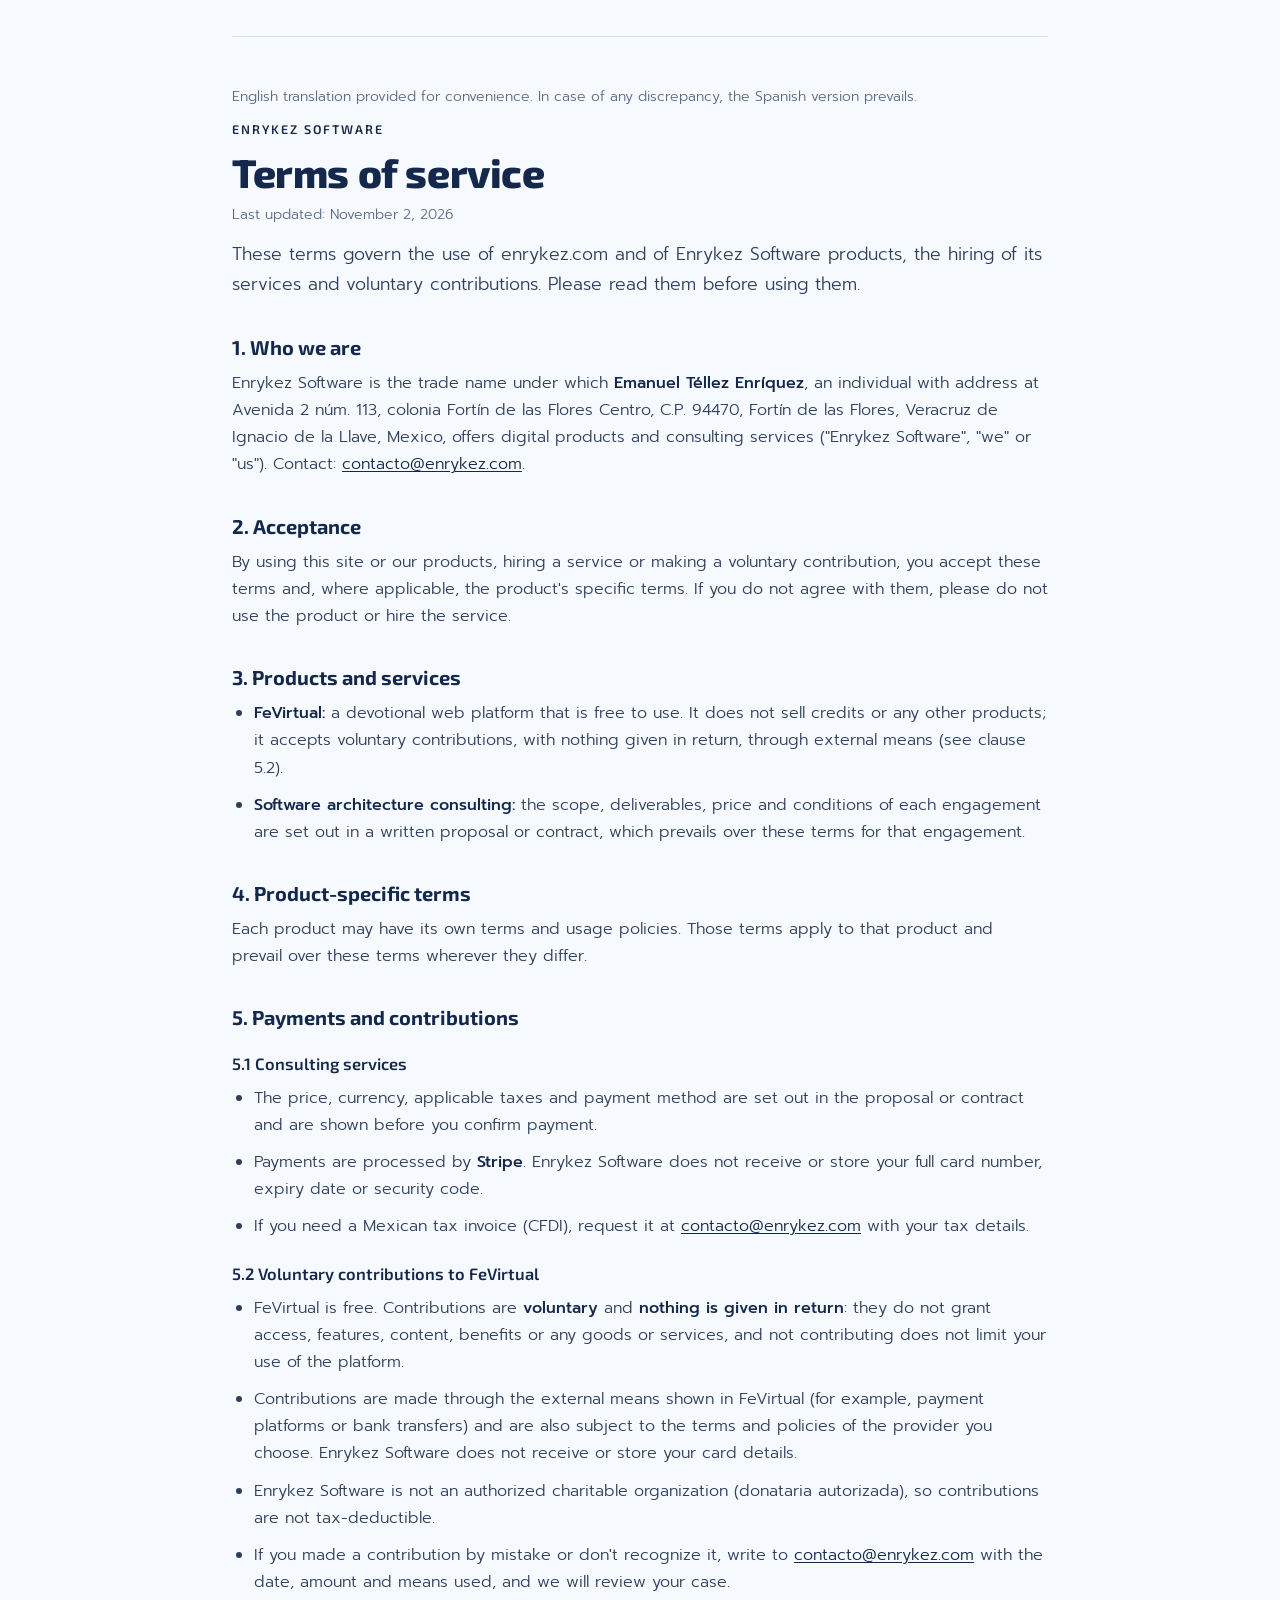
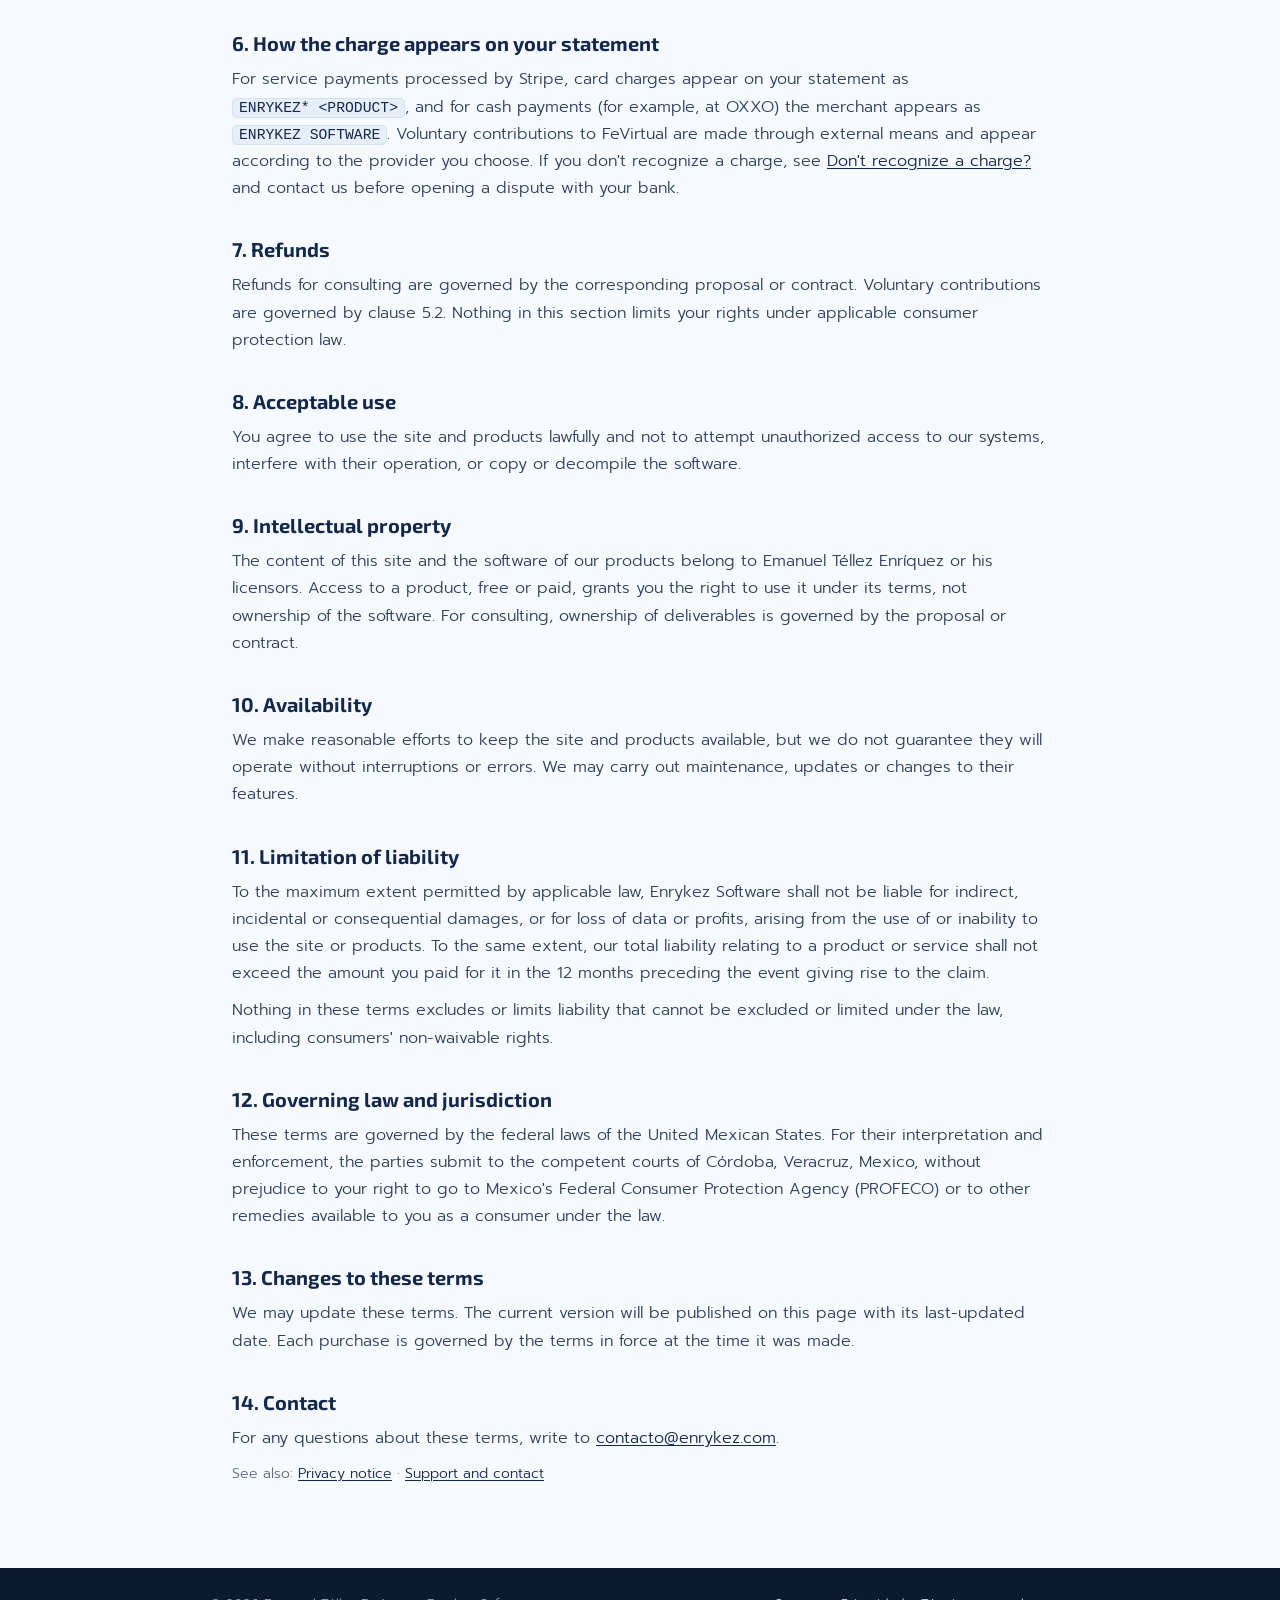
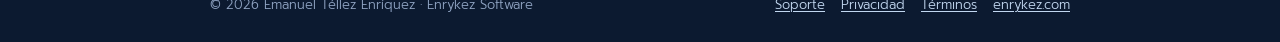
<file: terminos.html>
<!DOCTYPE html>
<html lang="es">
<head>
<meta charset="UTF-8">
<meta name="viewport" content="width=device-width, initial-scale=1.0">
<title>Términos de servicio | Enrykez Software</title>
<meta name="description" content="Términos de servicio de Enrykez Software: productos, pagos con Stripe, descriptor del cargo, reembolsos, responsabilidad y ley aplicable.">
<link rel="canonical" href="https://enrykez.com/terminos">
<meta name="theme-color" content="#0C1A30">
<link rel="icon" href="/favicon.ico" sizes="48x48">
<link rel="icon" href="/favicon.svg" type="image/svg+xml">
<link rel="icon" href="/favicon-32x32.png" type="image/png" sizes="32x32">
<link rel="icon" href="/favicon-16x16.png" type="image/png" sizes="16x16">
<link rel="apple-touch-icon" href="/apple-touch-icon.png">
<link rel="manifest" href="/site.webmanifest">
<link rel="preconnect" href="https://fonts.googleapis.com">
<link rel="preconnect" href="https://fonts.gstatic.com" crossorigin>
<link href="https://fonts.googleapis.com/css2?family=Exo+2:wght@600;700;800&family=Prompt:wght@300;400;500&display=swap" rel="stylesheet">
<link rel="stylesheet" href="/assets/css/legal.css">
</head>
<body>
<a class="skip" href="#contenido">Saltar al contenido</a>
<header class="legal-header">
  <div class="bar">
    <a class="brand" href="/"><img src="/assets/enrykez-isotipo-negativo.svg" alt="" width="25" height="28">Enrykez</a>
    <nav class="legal-nav" aria-label="Información legal y soporte"><a href="/soporte">Soporte</a> <span class="sep" aria-hidden="true">·</span> <a href="/privacidad">Privacidad</a> <span class="sep" aria-hidden="true">·</span> <a href="/terminos" aria-current="page">Términos</a></nav>
  </div>
</header>

<main id="contenido" class="wrap">
<p class="lang-jump">Idioma / Language: <a href="#es" lang="es">Español</a> · <a href="#en" lang="en">English</a></p>

<article id="es" lang="es">
<p class="kicker">Enrykez Software</p>
<h1>Términos de servicio</h1>
<p class="meta">Última actualización: 2 de noviembre de 2026</p>
<p class="lead">Estos términos regulan el uso del sitio enrykez.com y de los productos de Enrykez Software, la contratación de sus servicios y los aportes voluntarios. Te pedimos leerlos antes de usarlos.</p>

<h2>1. Quiénes somos</h2>
<p>Enrykez Software es el nombre comercial con el que <strong>Emanuel Téllez Enríquez</strong>, persona física con domicilio en Avenida 2 núm. 113, colonia Fortín de las Flores Centro, C.P. 94470, Fortín de las Flores, Veracruz de Ignacio de la Llave, México, ofrece productos digitales y servicios de consultoría (en adelante, «Enrykez Software» o «nosotros»). Contacto: <a href="mailto:contacto@enrykez.com">contacto@enrykez.com</a>.</p>

<h2>2. Aceptación</h2>
<p>Al usar este sitio o nuestros productos, contratar un servicio o realizar un aporte voluntario, aceptas estos términos y, en su caso, los términos específicos del producto. Si no estás de acuerdo con ellos, te pedimos no usar el producto ni contratar el servicio.</p>

<h2>3. Productos y servicios</h2>
<ul>
  <li><strong>FeVirtual:</strong> plataforma web devocional de uso gratuito. No vende créditos ni otros productos; acepta aportes voluntarios, sin contraprestación, a través de medios externos (ver cláusula 5.2).</li>
  <li><strong>Consultoría en arquitectura de software:</strong> el alcance, los entregables, el precio y las condiciones de cada servicio se establecen en una propuesta o contrato por escrito, que prevalece sobre estos términos para ese servicio.</li>
</ul>

<h2>4. Términos de cada producto</h2>
<p>Cada producto puede tener sus propios términos y políticas de uso. Esos términos se aplican a ese producto y prevalecen sobre estos en lo que regulen de forma distinta.</p>

<h2>5. Pagos y aportes</h2>
<h3>5.1 Servicios de consultoría</h3>
<ul>
  <li>El precio, la moneda, los impuestos aplicables y la forma de pago se establecen en la propuesta o el contrato y se muestran antes de que confirmes el pago.</li>
  <li>Los pagos se procesan a través de <strong>Stripe</strong>. Enrykez Software no recibe ni almacena el número completo de tu tarjeta, su fecha de vencimiento ni su código de seguridad.</li>
  <li>Si necesitas una factura (CFDI), solicítala a <a href="mailto:contacto@enrykez.com">contacto@enrykez.com</a> con tus datos fiscales.</li>
</ul>
<h3>5.2 Aportes voluntarios a FeVirtual</h3>
<ul>
  <li>FeVirtual es gratuito. Los aportes son <strong>voluntarios</strong> y <strong>sin contraprestación</strong>: no otorgan acceso, funciones, contenidos, beneficios ni ningún bien o servicio a cambio, y no hacerlos no limita el uso de la plataforma.</li>
  <li>Los aportes se realizan a través de los medios externos que se indican en FeVirtual (por ejemplo, plataformas de pago o transferencias) y se sujetan también a los términos y políticas del proveedor que elijas. Enrykez Software no recibe ni almacena los datos de tu tarjeta.</li>
  <li>Enrykez Software no es una donataria autorizada, por lo que los aportes no son deducibles de impuestos.</li>
  <li>Si hiciste un aporte por error o no lo reconoces, escríbenos a <a href="mailto:contacto@enrykez.com">contacto@enrykez.com</a> con la fecha, el monto y el medio utilizado, y revisaremos tu caso.</li>
</ul>

<h2>6. Cómo aparece el cargo en tu estado de cuenta</h2>
<p>En los pagos de servicios que se procesan con Stripe, cuando pagas con tarjeta el cargo aparece en tu estado de cuenta como <code>ENRYKEZ* &lt;PRODUCTO&gt;</code>, y cuando pagas en efectivo (por ejemplo, en OXXO) el comercio aparece como <code>ENRYKEZ SOFTWARE</code>. Los aportes voluntarios a FeVirtual se realizan por medios externos y aparecen según el proveedor que elijas. Si no reconoces un cargo, consulta <a href="/soporte#cargo">¿No reconoces un cargo?</a> y escríbenos antes de iniciar una disputa con tu banco.</p>

<h2>7. Reembolsos</h2>
<p>Los reembolsos de la consultoría se rigen por la propuesta o el contrato correspondiente. Los aportes voluntarios se rigen por la cláusula 5.2. Nada de lo anterior limita los derechos que te otorga la legislación aplicable en materia de protección al consumidor.</p>

<h2>8. Uso aceptable</h2>
<p>Te comprometes a usar el sitio y los productos de forma lícita y a no intentar acceder sin autorización a nuestros sistemas, interferir con su funcionamiento ni copiar o descompilar el software.</p>

<h2>9. Propiedad intelectual</h2>
<p>El contenido de este sitio y el software de nuestros productos son propiedad de Emanuel Téllez Enríquez o de sus licenciantes. El acceso a un producto, gratuito o de pago, te otorga el derecho de usarlo conforme a sus términos, no la propiedad del software. En la consultoría, la titularidad de los entregables se rige por lo pactado en la propuesta o el contrato.</p>

<h2>10. Disponibilidad</h2>
<p>Realizamos esfuerzos razonables para mantener disponibles el sitio y los productos, pero no garantizamos que funcionen sin interrupciones ni errores. Podemos realizar mantenimientos, actualizaciones o cambios en sus funciones.</p>

<h2>11. Limitación de responsabilidad</h2>
<p>En la medida máxima permitida por la ley aplicable, Enrykez Software no será responsable por daños indirectos, incidentales o consecuenciales, ni por pérdida de datos o de beneficios, derivados del uso o de la imposibilidad de usar el sitio o los productos. En esa misma medida, nuestra responsabilidad total relacionada con un producto o servicio no excederá el monto que hayas pagado por él en los 12 meses anteriores al hecho que dé origen a la reclamación.</p>
<p>Nada en estos términos excluye ni limita la responsabilidad que no pueda excluirse o limitarse conforme a la ley, incluidos los derechos irrenunciables de las personas consumidoras.</p>

<h2>12. Ley aplicable y jurisdicción</h2>
<p>Estos términos se rigen por las leyes federales de los Estados Unidos Mexicanos. Para su interpretación y cumplimiento, las partes se someten a los tribunales competentes de Córdoba, Veracruz, México, sin perjuicio de tu derecho a acudir a la Procuraduría Federal del Consumidor (PROFECO) o a otros medios que la ley te otorgue como persona consumidora.</p>

<h2>13. Cambios a estos términos</h2>
<p>Podemos actualizar estos términos. Publicaremos la versión vigente en esta página, con su fecha de última actualización. Cada compra se rige por los términos vigentes en el momento en que se realizó.</p>

<h2>14. Contacto</h2>
<p>Para cualquier duda sobre estos términos, escríbenos a <a href="mailto:contacto@enrykez.com">contacto@enrykez.com</a>.</p>

<p class="note">Consulta también: <a href="/privacidad">Aviso de privacidad</a> · <a href="/soporte">Soporte y contacto</a></p>
</article>

<article id="en" lang="en">
<p class="note">English translation provided for convenience. In case of any discrepancy, the Spanish version prevails.</p>
<p class="kicker">Enrykez Software</p>
<h1>Terms of service</h1>
<p class="meta">Last updated: November 2, 2026</p>
<p class="lead">These terms govern the use of enrykez.com and of Enrykez Software products, the hiring of its services and voluntary contributions. Please read them before using them.</p>

<h2>1. Who we are</h2>
<p>Enrykez Software is the trade name under which <strong>Emanuel Téllez Enríquez</strong>, an individual with address at Avenida 2 núm. 113, colonia Fortín de las Flores Centro, C.P. 94470, Fortín de las Flores, Veracruz de Ignacio de la Llave, Mexico, offers digital products and consulting services ("Enrykez Software", "we" or "us"). Contact: <a href="mailto:contacto@enrykez.com">contacto@enrykez.com</a>.</p>

<h2>2. Acceptance</h2>
<p>By using this site or our products, hiring a service or making a voluntary contribution, you accept these terms and, where applicable, the product's specific terms. If you do not agree with them, please do not use the product or hire the service.</p>

<h2>3. Products and services</h2>
<ul>
  <li><strong>FeVirtual:</strong> a devotional web platform that is free to use. It does not sell credits or any other products; it accepts voluntary contributions, with nothing given in return, through external means (see clause 5.2).</li>
  <li><strong>Software architecture consulting:</strong> the scope, deliverables, price and conditions of each engagement are set out in a written proposal or contract, which prevails over these terms for that engagement.</li>
</ul>

<h2>4. Product-specific terms</h2>
<p>Each product may have its own terms and usage policies. Those terms apply to that product and prevail over these terms wherever they differ.</p>

<h2>5. Payments and contributions</h2>
<h3>5.1 Consulting services</h3>
<ul>
  <li>The price, currency, applicable taxes and payment method are set out in the proposal or contract and are shown before you confirm payment.</li>
  <li>Payments are processed by <strong>Stripe</strong>. Enrykez Software does not receive or store your full card number, expiry date or security code.</li>
  <li>If you need a Mexican tax invoice (CFDI), request it at <a href="mailto:contacto@enrykez.com">contacto@enrykez.com</a> with your tax details.</li>
</ul>
<h3>5.2 Voluntary contributions to FeVirtual</h3>
<ul>
  <li>FeVirtual is free. Contributions are <strong>voluntary</strong> and <strong>nothing is given in return</strong>: they do not grant access, features, content, benefits or any goods or services, and not contributing does not limit your use of the platform.</li>
  <li>Contributions are made through the external means shown in FeVirtual (for example, payment platforms or bank transfers) and are also subject to the terms and policies of the provider you choose. Enrykez Software does not receive or store your card details.</li>
  <li>Enrykez Software is not an authorized charitable organization (donataria autorizada), so contributions are not tax-deductible.</li>
  <li>If you made a contribution by mistake or don't recognize it, write to <a href="mailto:contacto@enrykez.com">contacto@enrykez.com</a> with the date, amount and means used, and we will review your case.</li>
</ul>

<h2>6. How the charge appears on your statement</h2>
<p>For service payments processed by Stripe, card charges appear on your statement as <code>ENRYKEZ* &lt;PRODUCT&gt;</code>, and for cash payments (for example, at OXXO) the merchant appears as <code>ENRYKEZ SOFTWARE</code>. Voluntary contributions to FeVirtual are made through external means and appear according to the provider you choose. If you don't recognize a charge, see <a href="/soporte#cargo">Don't recognize a charge?</a> and contact us before opening a dispute with your bank.</p>

<h2>7. Refunds</h2>
<p>Refunds for consulting are governed by the corresponding proposal or contract. Voluntary contributions are governed by clause 5.2. Nothing in this section limits your rights under applicable consumer protection law.</p>

<h2>8. Acceptable use</h2>
<p>You agree to use the site and products lawfully and not to attempt unauthorized access to our systems, interfere with their operation, or copy or decompile the software.</p>

<h2>9. Intellectual property</h2>
<p>The content of this site and the software of our products belong to Emanuel Téllez Enríquez or his licensors. Access to a product, free or paid, grants you the right to use it under its terms, not ownership of the software. For consulting, ownership of deliverables is governed by the proposal or contract.</p>

<h2>10. Availability</h2>
<p>We make reasonable efforts to keep the site and products available, but we do not guarantee they will operate without interruptions or errors. We may carry out maintenance, updates or changes to their features.</p>

<h2>11. Limitation of liability</h2>
<p>To the maximum extent permitted by applicable law, Enrykez Software shall not be liable for indirect, incidental or consequential damages, or for loss of data or profits, arising from the use of or inability to use the site or products. To the same extent, our total liability relating to a product or service shall not exceed the amount you paid for it in the 12 months preceding the event giving rise to the claim.</p>
<p>Nothing in these terms excludes or limits liability that cannot be excluded or limited under the law, including consumers' non-waivable rights.</p>

<h2>12. Governing law and jurisdiction</h2>
<p>These terms are governed by the federal laws of the United Mexican States. For their interpretation and enforcement, the parties submit to the competent courts of Córdoba, Veracruz, Mexico, without prejudice to your right to go to Mexico's Federal Consumer Protection Agency (PROFECO) or to other remedies available to you as a consumer under the law.</p>

<h2>13. Changes to these terms</h2>
<p>We may update these terms. The current version will be published on this page with its last-updated date. Each purchase is governed by the terms in force at the time it was made.</p>

<h2>14. Contact</h2>
<p>For any questions about these terms, write to <a href="mailto:contacto@enrykez.com">contacto@enrykez.com</a>.</p>

<p class="note">See also: <a href="/privacidad#en">Privacy notice</a> · <a href="/soporte#en">Support and contact</a></p>
</article>
</main>

<footer class="legal-footer">
  <div class="wrap">
    <span>© 2026 Emanuel Téllez Enríquez · Enrykez Software</span>
    <nav aria-label="Pie de página"><a href="/soporte">Soporte</a><a href="/privacidad">Privacidad</a><a href="/terminos">Términos</a><a href="/">enrykez.com</a></nav>
  </div>
</footer>
</body>
</html>
</file>
<file: assets/css/legal.css>
/* Enrykez — shared styles for legal & support pages (/soporte, /privacidad, /terminos).
   Same tokens and typography as index.html; no scripts required. */
:root{
  /* Palette: azul marino · celeste · amarillo sol (docs/DESIGN.md) */
  --sol:#FFC61A;--sol-hover:#FFD65C;--celeste:#A8C8EA;
  --brand:#13284A;--brand-deep:#13284A;--brand-abyss:#0C1A30;--brand-glow:#FFC61A;
  --paper:#F6F9FD;--paper-2:#E6EEF9;--ink:#13284A;--text:#2E3F5C;--muted:#5B6B86;--line:#D4E1F1;
  --display:'Exo 2',sans-serif;--body:'Prompt',sans-serif;
}
*{margin:0;padding:0;box-sizing:border-box}
html{scroll-behavior:smooth}
body{font-family:var(--body);font-weight:300;color:var(--text);background:var(--paper);line-height:1.7;font-size:16px;-webkit-font-smoothing:antialiased}
a{color:var(--brand);text-underline-offset:2px}
a:hover{color:var(--brand-deep)}
a:focus-visible,button:focus-visible{outline:2px solid var(--sol);outline-offset:3px;box-shadow:0 0 0 2px var(--brand-deep);border-radius:3px}
.skip{position:absolute;left:-999px;top:8px;background:#fff;color:var(--brand-deep);padding:8px 14px;border-radius:6px;z-index:10;font-family:var(--display);font-weight:600}
.skip:focus{left:12px}

/* Header */
.legal-header{background:linear-gradient(120deg,var(--brand-abyss) 0%,var(--brand-deep) 52%,#1A3560 100%);color:#fff;padding:22px}
.bar,.wrap{max-width:860px;margin:0 auto}
.bar{display:flex;align-items:center;justify-content:space-between;gap:14px 24px;flex-wrap:wrap}
.brand{display:flex;align-items:center;gap:10px;color:#fff;text-decoration:none;font-family:var(--display);font-weight:700;font-size:19px}
.brand:hover{color:#fff}
.brand img{height:28px;width:auto}
.legal-nav{display:flex;flex-wrap:wrap;gap:6px 18px;font-family:var(--display);font-weight:600;font-size:14px}
.legal-nav a{color:#C2D7F0;text-decoration:none}
.legal-nav a:hover{color:#fff}
.legal-nav a[aria-current="page"]{color:#fff;text-decoration:underline;text-underline-offset:6px;text-decoration-color:var(--brand-glow)}
.legal-nav .sep{color:rgba(255,255,255,.25)}

/* Content */
main{padding:44px 22px 72px}
.lang-jump{font-family:var(--display);font-size:13.5px;font-weight:600;margin-bottom:34px;color:var(--muted)}
.lang-jump a{margin-left:6px}
article+article{margin-top:64px;padding-top:48px;border-top:1px solid var(--line)}
.kicker{font-family:var(--display);font-weight:600;font-size:12.5px;letter-spacing:.16em;text-transform:uppercase;color:var(--brand)}
h1{font-family:var(--display);font-weight:800;color:var(--ink);font-size:clamp(28px,4.6vw,40px);line-height:1.12;margin:10px 0 8px;letter-spacing:-.01em}
h2{font-family:var(--display);font-weight:700;color:var(--ink);font-size:20px;line-height:1.3;margin:34px 0 10px}
h3{font-family:var(--display);font-weight:600;color:var(--ink);font-size:16.5px;margin:20px 0 6px}
p,li{margin-bottom:10px}
ul,ol{padding-left:22px;margin-bottom:10px}
strong{font-weight:500;color:var(--ink)}
.meta{color:var(--muted);font-size:14px}
.lead{font-size:17.5px;color:var(--text);margin:14px 0 6px;max-width:68ch}
.note{font-size:14px;color:var(--muted)}
code,.mono{font-family:ui-monospace,SFMono-Regular,Menlo,Consolas,monospace;font-size:.92em;background:var(--paper-2);border:1px solid var(--line);border-radius:5px;padding:1px 6px;color:var(--ink);white-space:nowrap}

/* Cards / callouts */
.card{background:#fff;border:1px solid var(--line);border-radius:14px;padding:22px 24px;margin:18px 0}
.card h2,.card h3{margin-top:0}
.contact-card{display:flex;flex-wrap:wrap;gap:12px 28px;align-items:center}
.contact-card .big{font-family:var(--display);font-weight:700;font-size:clamp(18px,3.2vw,22px);color:var(--ink);word-break:break-word}
.btn{display:inline-flex;align-items:center;font-family:var(--display);font-weight:600;font-size:15px;padding:12px 22px;border-radius:8px;background:var(--sol);color:var(--brand-deep);text-decoration:none}
.btn:hover{background:var(--sol-hover);color:var(--brand-deep)}
.callout{border-left:3px solid var(--brand-glow);background:#fff;border-radius:0 12px 12px 0;padding:18px 22px;margin:18px 0}
.callout p:last-child,.card p:last-child{margin-bottom:0}

/* Tables */
.table-wrap{overflow-x:auto;margin:10px 0 8px;border:1px solid var(--line);border-radius:12px;background:#fff}
table{width:100%;border-collapse:collapse;font-size:14.5px;min-width:560px}
th,td{text-align:left;vertical-align:top;padding:11px 13px;border-bottom:1px solid var(--paper-2)}
tr:last-child td{border-bottom:0}
th{font-family:var(--display);font-weight:600;color:var(--ink);background:var(--paper-2)}

/* Pending data marker — must be replaced before publishing */
.pendiente{background:#FFF1B8;color:#5A4300;border:1px dashed #C99A00;border-radius:4px;padding:0 5px;font-weight:500}

/* Footer */
.legal-footer{background:var(--brand-abyss);color:#8FA3C2;font-size:13px;padding:26px 22px}
.legal-footer .wrap{display:flex;flex-wrap:wrap;justify-content:space-between;gap:10px 24px}
.legal-footer a{color:#C2D7F0}
.legal-footer a:hover{color:#fff}
.legal-footer nav{display:flex;flex-wrap:wrap;gap:6px 16px}

@media (max-width:560px){
  .legal-header{padding:18px 16px}
  main{padding:32px 16px 56px}
  .card{padding:18px}
  h2{font-size:18.5px}
  /* Tables become stacked cards: each cell shows its column label */
  .table-wrap{border:0;background:none;overflow:visible}
  table{min-width:0;font-size:14.5px}
  thead{position:absolute;width:1px;height:1px;overflow:hidden;clip:rect(0 0 0 0)}
  table,tbody,tr,td{display:block;width:100%}
  tr{background:#fff;border:1px solid var(--line);border-radius:12px;padding:12px 14px;margin-bottom:10px}
  td{border:0;padding:3px 0}
  td::before{content:attr(data-label);display:block;font-family:var(--display);font-weight:600;font-size:12px;letter-spacing:.06em;text-transform:uppercase;color:var(--brand)}
}
@media (prefers-reduced-motion:reduce){html{scroll-behavior:auto}}
@media print{.legal-header,.legal-footer,.lang-jump,.skip{display:none}body{background:#fff}}
</file>
